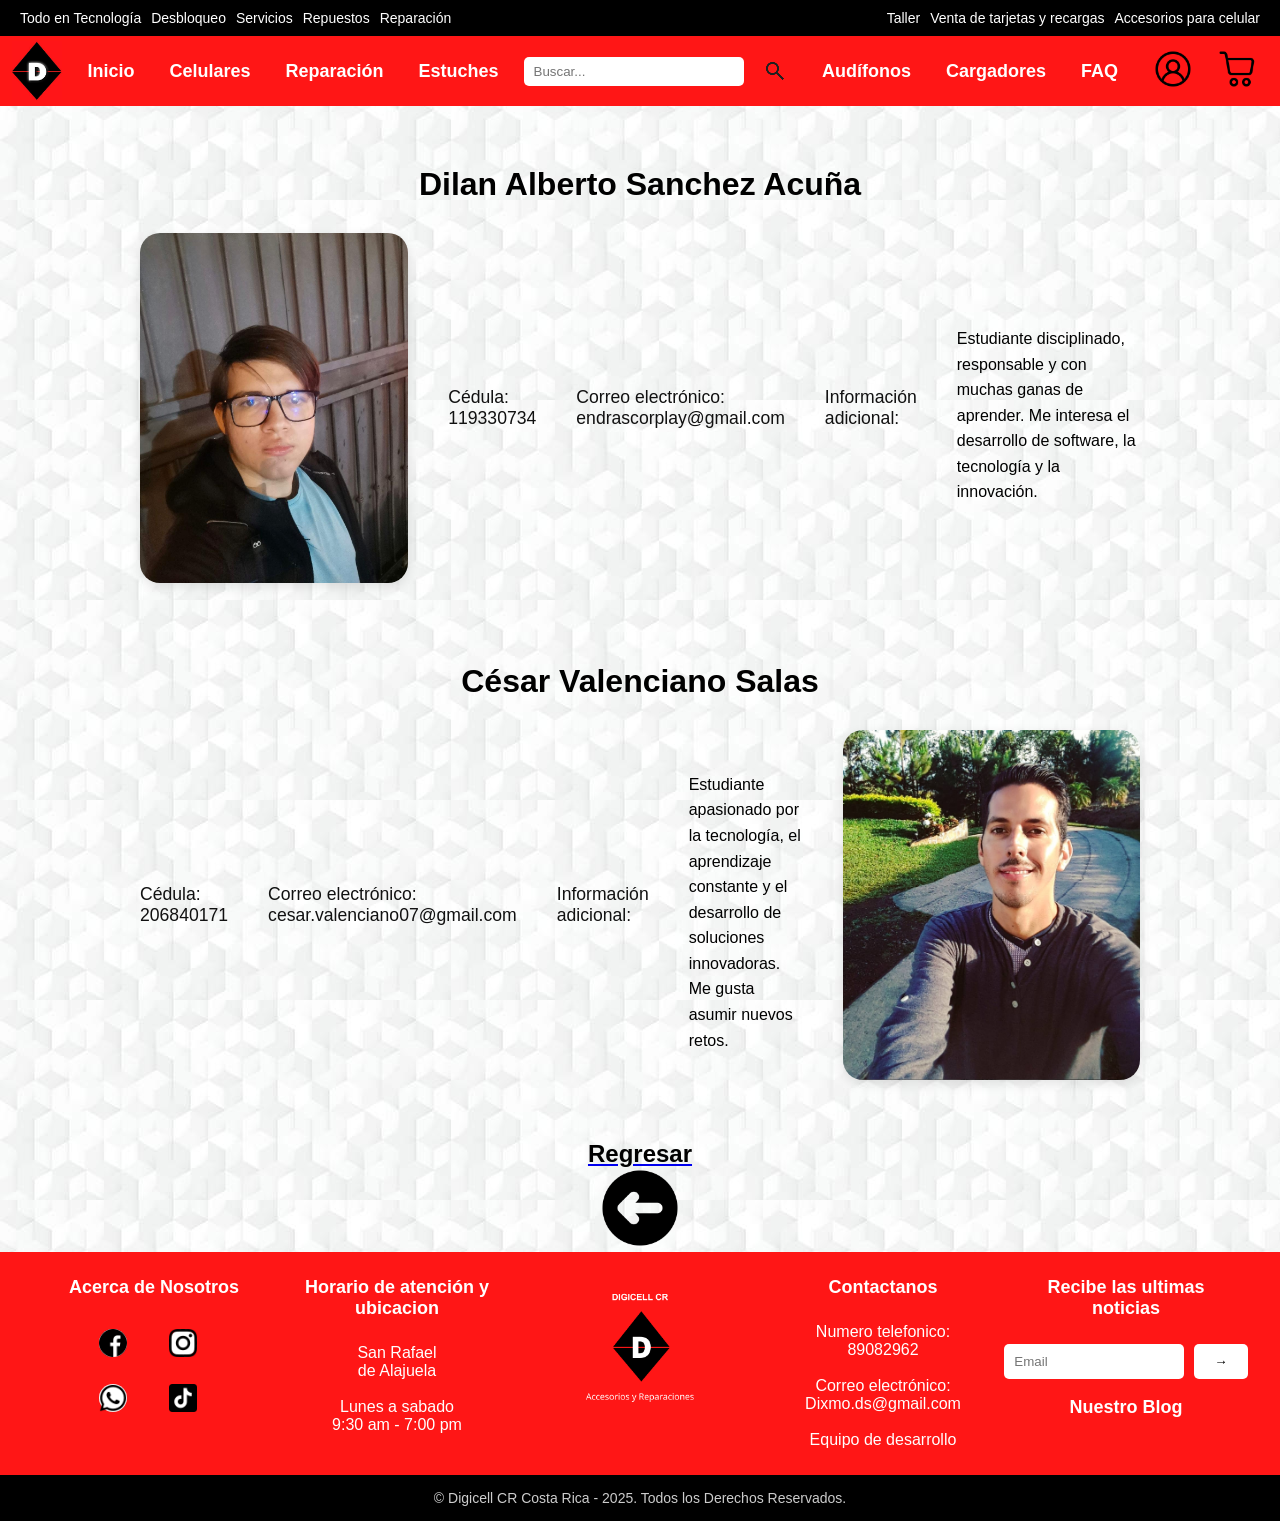
<file: html/acerca_de.html>
<!DOCTYPE html>
<html lang="es">
<head>
    <meta charset="UTF-8">
    <meta name="viewport" content="width=device-width, initial-scale=1.0">
    <title>Equipo de desarrollo</title>
    <link rel="stylesheet" href="/css/acerca_de.css">
</head>
<body>
  <!-- Barra superior -->
  <div class="topbar">
    <div class="izquierda">
      <span>Todo en Tecnología</span>
      <span>Desbloqueo</span>
      <span>Servicios</span>
      <span>Repuestos</span>
      <span>Reparación</span>
    </div>
    <div class="derecha">
      <span>Taller</span>
      <span>Venta de tarjetas y recargas</span>
      <span>Accesorios para celular</span>
    </div>
  </div>

  <!-- Menú de navegación -->
  <nav>
    <img width="50" height="60" src="/Images/logo.jpg" alt="Logo Digicell">
    <a href="index.html">Inicio</a>
    <a href="#">Celulares</a>
    <a href="#">Reparación</a>
    <a href="#">Estuches</a>
    <div class="search-bar">
      <input type="text" placeholder="Buscar...">
      <a href="#"><img src="/Images/search_24dp_1F1F1F_FILL0_wght400_GRAD0_opsz24.png" alt="Buscar"></a>
    </div>
    <a href="#">Audífonos</a>
    <a href="#">Cargadores</a>
    <a href="faq.html">FAQ</a>
    <div class="usuario-carrito">
      <a href="#"><img width="40" height="40" src="/Images/avatar.png" alt="Usuario"></a>
      <a href="#"><img width="40" height="40" src="/Images/carro-de-la-compra.png" alt="Carrito"></a>
    </div>
  </nav>

<!-- Individuos -->
<section class="Individuos">
  <div class="Individuo_1">
    <h1>Dilan Alberto Sanchez Acuña</h1>
    <div class="info">
      <img width="350" height="350" src="/Images/foto (1).jpg" alt="Foto de Dilan Alberto Sanchez Acuña">
      <h2>Cédula: 119330734</h2>
      <h2>Correo electrónico: endrascorplay@gmail.com</h2>
      <h2>Información adicional:</h2>
      <p>
        Estudiante disciplinado, responsable y con muchas ganas de aprender. 
        Me interesa el desarrollo de software, la tecnología y la innovación.
      </p>
    </div>
  </div>
  <div class="Individuo_2">
    <h1>César Valenciano Salas</h1>
    <div class="info">
      <h2>Cédula: 206840171</h2>
      <h2>Correo electrónico: cesar.valenciano07@gmail.com</h2>
      <h2>Información adicional:</h2>
      <p>
        Estudiante apasionado por la tecnología, el aprendizaje constante y el
        desarrollo de soluciones innovadoras. Me gusta asumir nuevos retos.
      </p>
      <img width="350" height="350" src="/Images/foto (2).jpeg" alt="Foto de César Valenciano Salas">
    </div>
  </div>
</section>

  <div class="regresar">
    <a href="index.html"><h2>Regresar</h2></a>
    <a href="index.html"><img width="80px" src="/Images/flecha-izquierda.png" alt="flecha-izquierda"></a>
  </div>
  
  <!-- Footer idéntico al original -->
  <footer>
    <div class="footer-top">
      <div>
        <a href="acerca_de_nosotros.html"><h3>Acerca de Nosotros</h3></a>
        <div class="social-iconos">
          <a href="https://www.facebook.com/digicellcr?mibextid=wwXIfr&rdid=2DJnOGPOuTlvaeyI&share_url=https%3A%2F%2Fwww.facebook.com%2Fshare%2F14Lvy1FkFeQ%2F%3Fmibextid%3DwwXIfr#"><img src="/Images/facebook.png" alt="Facebook"></a>
          <a href="https://www.instagram.com/digicellcr/?igsh=MXIzcXRqdXh6a3E0OQ%3D%3D#"><img src="/Images/instagram.png" alt="Instagram"></a>
          <a href="https://api.whatsapp.com/send?phone=%2B50689082962&fbclid=IwVERDUANonoJleHRuA2FlbQIxMAABHjc1VXu8AgMg59hcxSFNCaO0JDqgauUTUbJAHXhORFvG-yzyk1BGI7rTnWCb_aem_7SgqFlS5UCPlm7FW9nM_zg"><img src="/Images/whatsapp.png" alt="WhatsApp"></a>
          <a href="https://www.tiktok.com/@dixmo19?_t=ZM-90p6Gs0Njz9&_r=1"><img src="/Images/tiktok.png" alt="tik-tok"></a>
        </div>
      </div>
      <div>
        <h3>Horario de atención y ubicacion</h3>
        <p>San Rafael<br>de Alajuela</p><br>
        <p>Lunes a sabado <br>9:30 am - 7:00 pm</p>
      </div>
      <div>
        <a id="logofooter" href="index.html"><img width="150" height="150" src="/Images/DI - 1.png" alt="Logo Digicell"></a>
      </div>
            <div>
        <h3>Contactanos</h3>
        <p>Numero telefonico: 89082962</p><br>
         <p>Correo electrónico: Dixmo.ds@gmail.com</p><br>
         <p><a href="acerca_de.html">Equipo de desarrollo</a></p>
      </div>
    <div>
        <h3>Recibe las ultimas noticias</h3>
        <div class="lo-mas-nuevo">
        <input type="email" placeholder="Email">
        <button>→</button>
        </div>
        <a href="nuestroBlog.html"><br><h3>Nuestro Blog</h3></a>
    </div>
    </div>
    <div class="footer-bottom">
    © Digicell CR Costa Rica - 2025. Todos los Derechos Reservados.
    </div>
    </footer>
</body>
</html>
</file>
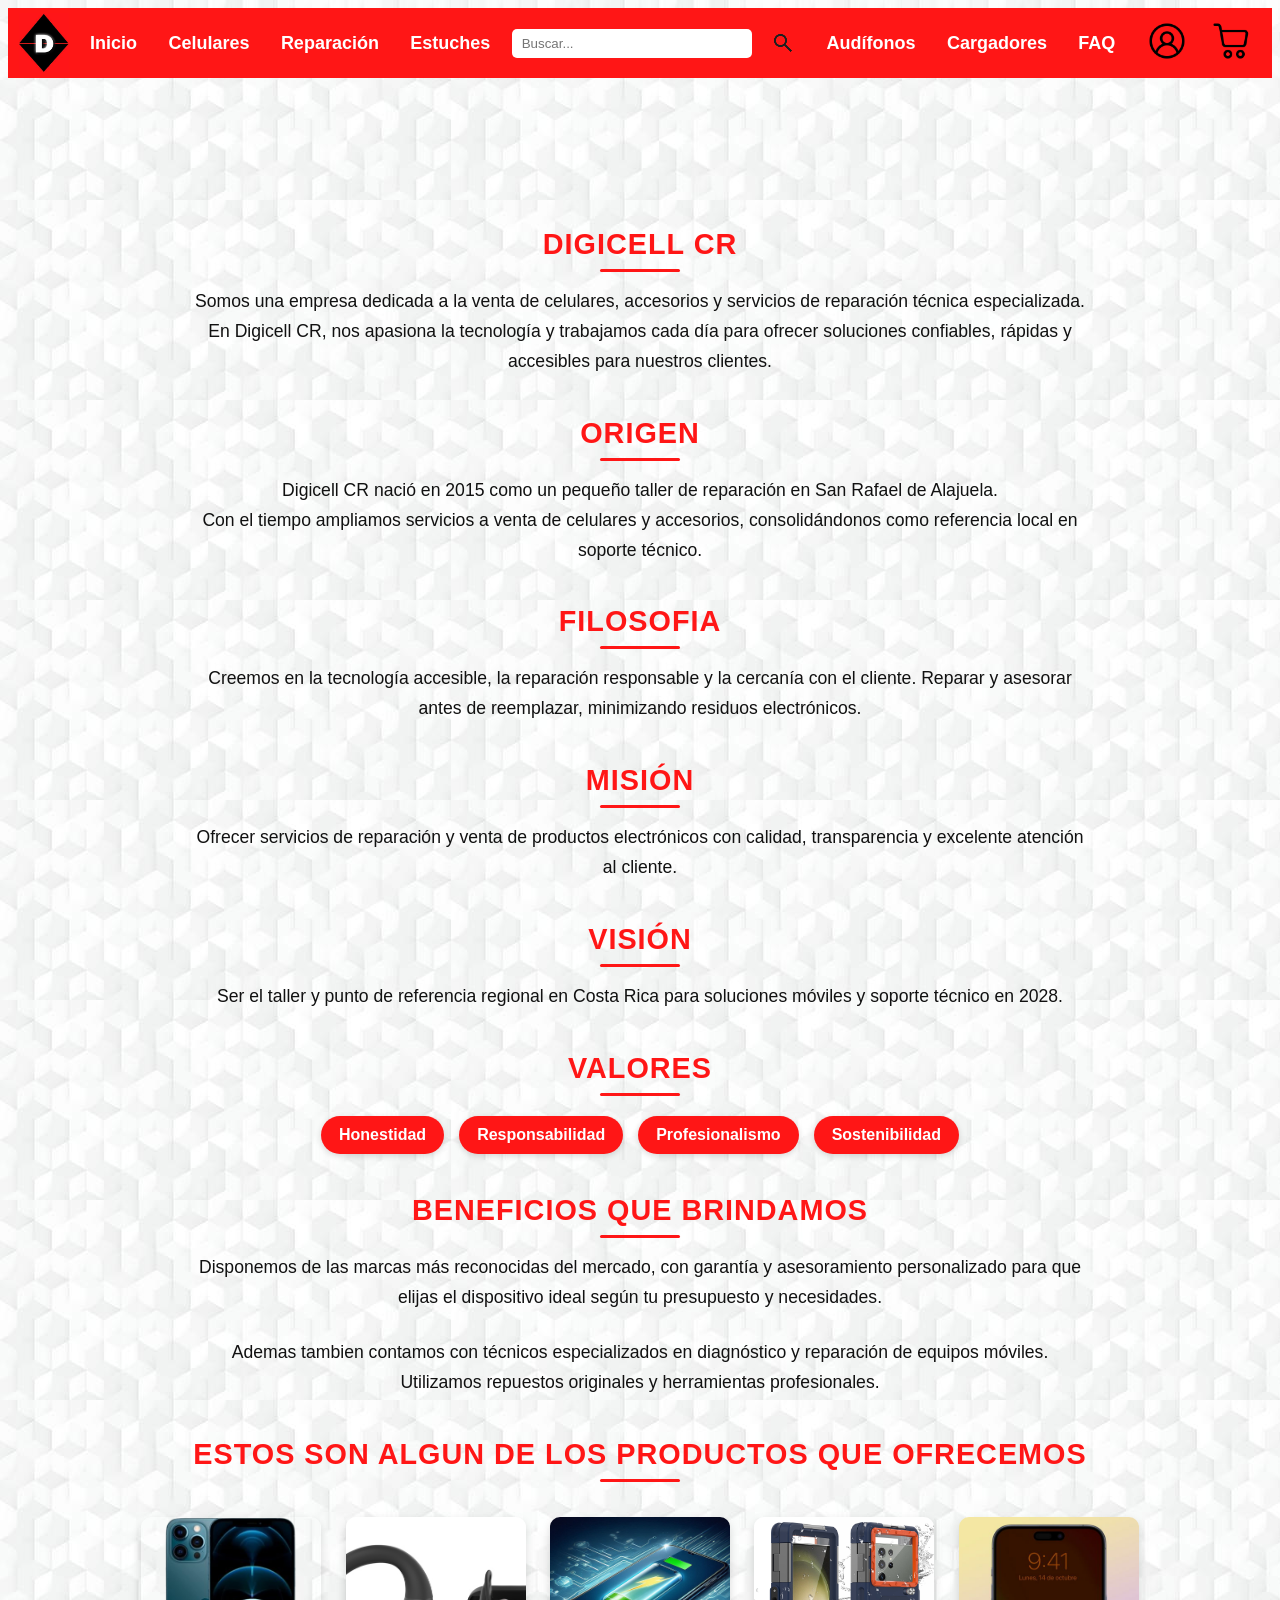
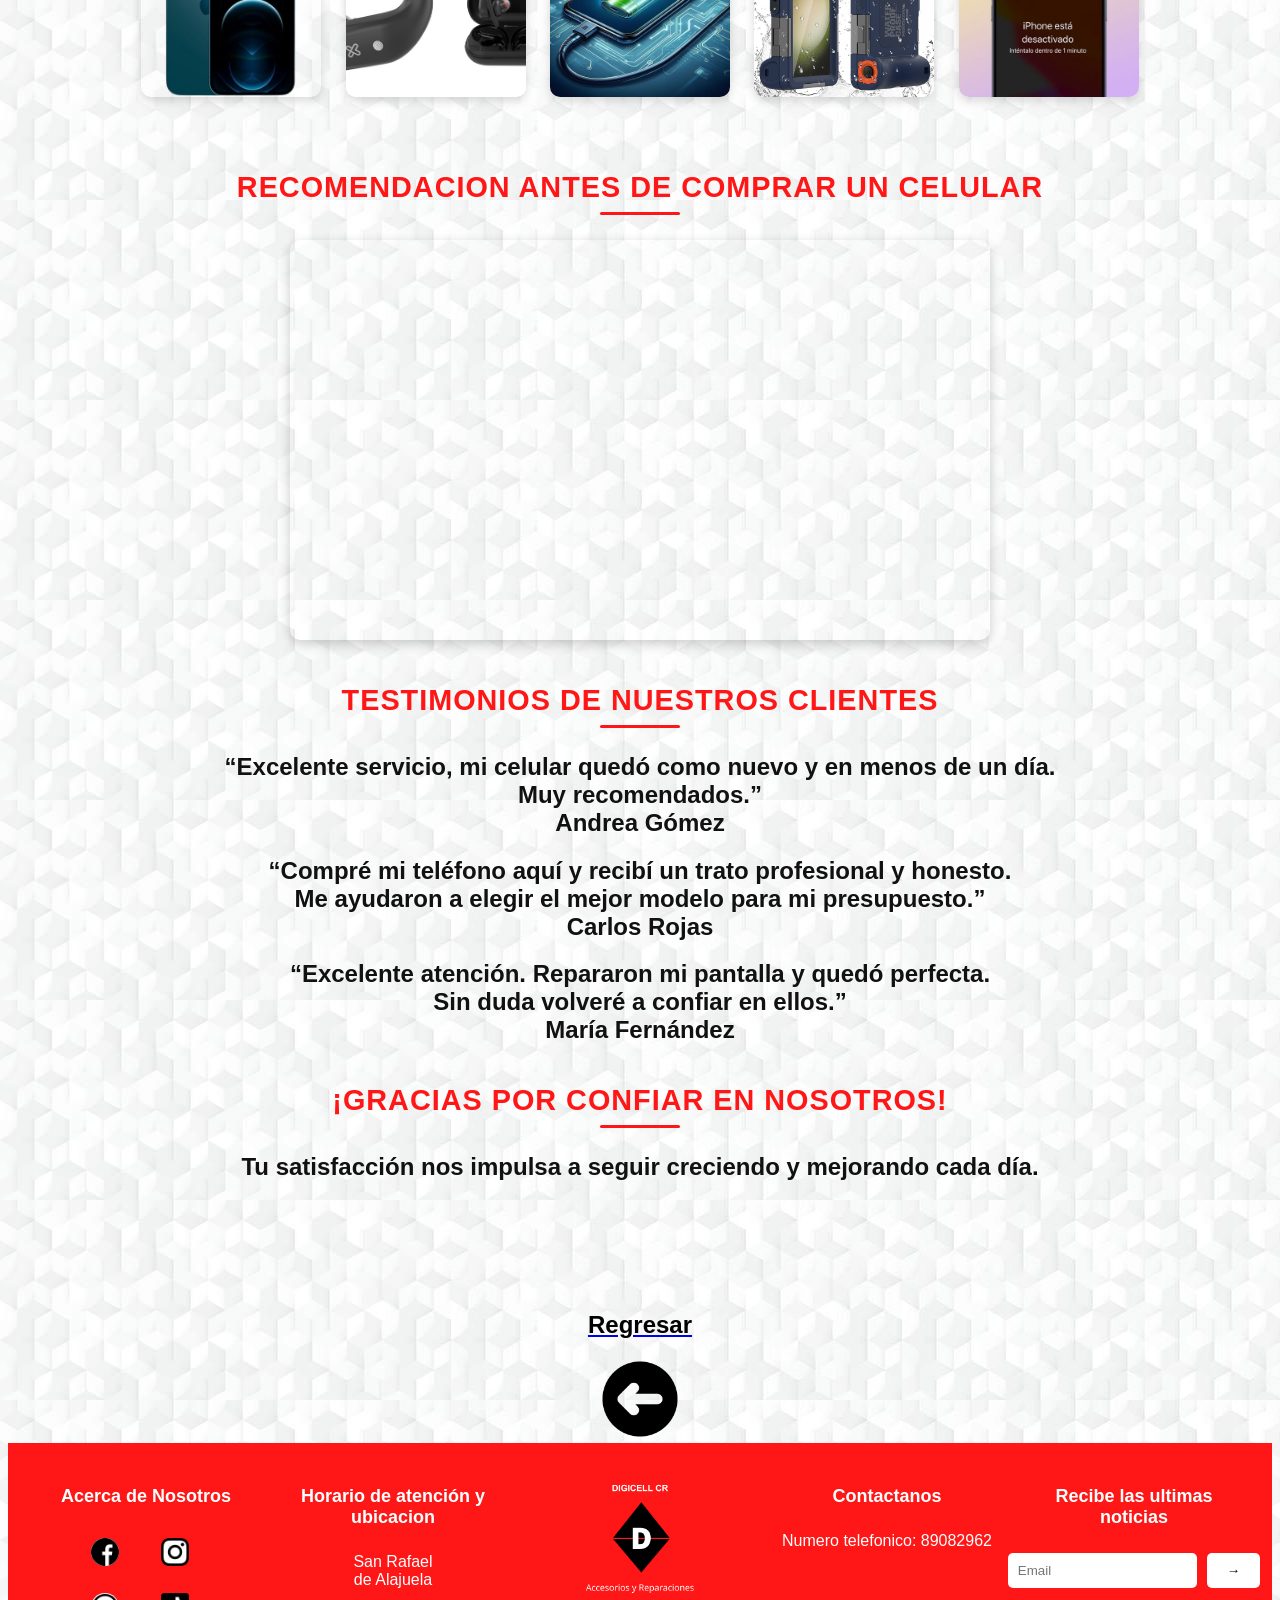
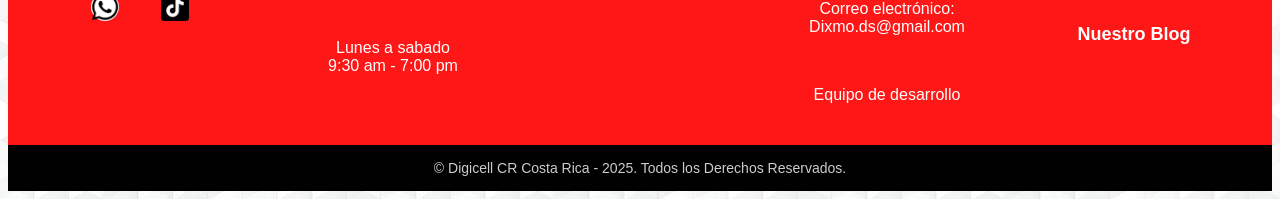
<file: html/acerca_de_nosotros.html>
<!DOCTYPE html>
<html lang="en">
<head>
    <meta charset="UTF-8">
    <meta name="viewport" content="width=device-width, initial-scale=1.0">
    <title>Acerca de nosotros</title>
    <link rel="stylesheet" href="/css/acerca_de_nosotros.css">
</head>
<body>
      <!-- Menú de navegación -->
  <nav>
    <img width="50" height="60" src="/Images/logo.jpg" alt="Logo Digicell">
    <a href="index.html">Inicio</a>
    <a href="#">Celulares</a>
    <a href="#">Reparación</a>
    <a href="#">Estuches</a>
    <div class="search-bar">
      <input type="text" placeholder="Buscar...">
      <a href="#"><img src="/Images/search_24dp_1F1F1F_FILL0_wght400_GRAD0_opsz24.png" alt="Buscar"></a>
    </div>
    <a href="#">Audífonos</a>
    <a href="#">Cargadores</a>
    <a href="faq.html">FAQ</a>
    <div class="usuario-carrito">
      <a href="#"><img width="40" height="40" src="/Images/avatar.png" alt="Usuario"></a>
      <a href="#"><img width="40" height="40" src="/Images/carro-de-la-compra.png" alt="Carrito"></a>
    </div>
  </nav>

<section class="Datos">
  <div class="descripcion">
    <h1>Digicell CR</h1>
    <p>Somos una empresa dedicada a la venta de celulares, accesorios y servicios de reparación técnica especializada.
En Digicell CR, nos apasiona la tecnología y trabajamos cada día para ofrecer soluciones confiables, rápidas y accesibles para nuestros clientes.</p>
    <h1>Origen</h1>
    <p>Digicell CR nació en 2015 como un pequeño taller de reparación en San Rafael de Alajuela.<br>Con el tiempo ampliamos servicios a venta de celulares y accesorios, consolidándonos como referencia local en soporte técnico.</p>
    <h1>Filosofia</h1>
    <p>Creemos en la tecnología accesible, la reparación responsable y la cercanía con el cliente. Reparar y asesorar antes de reemplazar, minimizando residuos electrónicos.</p>
    <h1>Misión</h1>
    <p>Ofrecer servicios de reparación y venta de productos electrónicos con calidad, transparencia y excelente atención al cliente.</p>
    <h1>Visión</h1>
    <p>Ser el taller y punto de referencia regional en Costa Rica para soluciones móviles y soporte técnico en 2028.</p>
    <h1>Valores</h1>
    <ul>
      <li>Honestidad</li>
      <li>Responsabilidad</li>
      <li>Profesionalismo</li>
      <li>Sostenibilidad</li>
    </ul>
    <h1>Beneficios que brindamos</h1>
    <p>Disponemos de las marcas más reconocidas del mercado, con garantía y asesoramiento personalizado para que elijas el dispositivo ideal según tu presupuesto y necesidades.</p>
    <p>Ademas tambien contamos con técnicos especializados en diagnóstico y reparación de equipos móviles. Utilizamos repuestos originales y herramientas profesionales.</p>
    </div>
    <div class="Lista_Productos">
    <h1>Estos son algun de los productos que ofrecemos</h1>
      <img src="/Images/celular1.png" alt="">
      <img src="/Images/auriculares.jpg" alt="">
      <img src="/Images/bateria-cel.jpeg" alt="">
      <img src="/Images/estuche.jpg" alt="">
      <img src="/Images/iphone-desactivado.1704215670.7833.jpg" alt="">
    </div>
    <div class="Video">
      <h1>Recomendacion antes de comprar un celular</h1>
      <iframe width="560" height="315" src="https://www.youtube.com/embed/az2qsEmyCx0?si=iQUa8jXHZUwoJ0W2" title="YouTube video player" frameborder="0" allow="accelerometer; autoplay; clipboard-write; encrypted-media; gyroscope; picture-in-picture; web-share" referrerpolicy="strict-origin-when-cross-origin" allowfullscreen></iframe>

    <div class="Testimonios">
      <h1>Testimonios de nuestros clientes</h1>
      <h2>“Excelente servicio, mi celular quedó como nuevo y en menos de un día. <br>Muy recomendados.”
        <br><strong>Andrea Gómez</strong>
      </h2>
      <h2>“Compré mi teléfono aquí y recibí un trato profesional y honesto. <br>Me ayudaron a elegir el mejor modelo para mi presupuesto.”
        <br><strong>Carlos Rojas</strong>
      </h2>
      <h2>“Excelente atención. Repararon mi pantalla y quedó perfecta. <br>Sin duda volveré a confiar en ellos.”
        <br><strong>María Fernández</strong></h2>
    </div>

    <div class="Agradecimiento">
      <h1>¡Gracias por confiar en nosotros!</h1>
      <h2>Tu satisfacción nos impulsa a seguir creciendo y mejorando cada día.</h2>
</div>
</section>

  <div class="regresar">
    <a href="index.html"><h2>Regresar</h2></a>
    <a href="index.html"><img width="80px" src="/Images/flecha-izquierda.png" alt="flecha-izquierda"></a>
  </div>

  <!-- Footer idéntico al original -->
  <footer>
    <div class="footer-top">
      <div>
        <a href="acerca_de_nosotros.html"><h3>Acerca de Nosotros</h3></a>
        <div class="social-iconos">
          <a href="https://www.facebook.com/digicellcr?mibextid=wwXIfr&rdid=2DJnOGPOuTlvaeyI&share_url=https%3A%2F%2Fwww.facebook.com%2Fshare%2F14Lvy1FkFeQ%2F%3Fmibextid%3DwwXIfr#"><img src="/Images/facebook.png" alt="Facebook"></a>
          <a href="https://www.instagram.com/digicellcr/?igsh=MXIzcXRqdXh6a3E0OQ%3D%3D#"><img src="/Images/instagram.png" alt="Instagram"></a>
          <a href="https://api.whatsapp.com/send?phone=%2B50689082962&fbclid=IwVERDUANonoJleHRuA2FlbQIxMAABHjc1VXu8AgMg59hcxSFNCaO0JDqgauUTUbJAHXhORFvG-yzyk1BGI7rTnWCb_aem_7SgqFlS5UCPlm7FW9nM_zg"><img src="/Images/whatsapp.png" alt="WhatsApp"></a>
          <a href="https://www.tiktok.com/@dixmo19?_t=ZM-90p6Gs0Njz9&_r=1"><img src="/Images/tiktok.png" alt="tik-tok"></a>
        </div>
      </div>
      <div>
        <h3>Horario de atención y ubicacion</h3>
        <p>San Rafael<br>de Alajuela</p><br>
        <p>Lunes a sabado <br>9:30 am - 7:00 pm</p>
      </div>
      <div>
        <a id="logofooter" href="index.html"><img width="150" height="150" src="/Images/DI - 1.png" alt="Logo Digicell"></a>
      </div>
            <div>
        <h3>Contactanos</h3>
        <p>Numero telefonico: 89082962</p><br>
         <p>Correo electrónico: Dixmo.ds@gmail.com</p><br>
         <p><a href="acerca_de.html">Equipo de desarrollo</a></p>
      </div>
    <div>
        <h3>Recibe las ultimas noticias</h3>
        <div class="lo-mas-nuevo">
        <input type="email" placeholder="Email">
        <button>→</button>
        </div>
        <a href="nuestroBlog.html"><br><h3>Nuestro Blog</h3></a>
    </div>
    </div>
    <div class="footer-bottom">
    © Digicell CR Costa Rica - 2025. Todos los Derechos Reservados.
    </div>
    </footer>
</body>
</html>
</file>
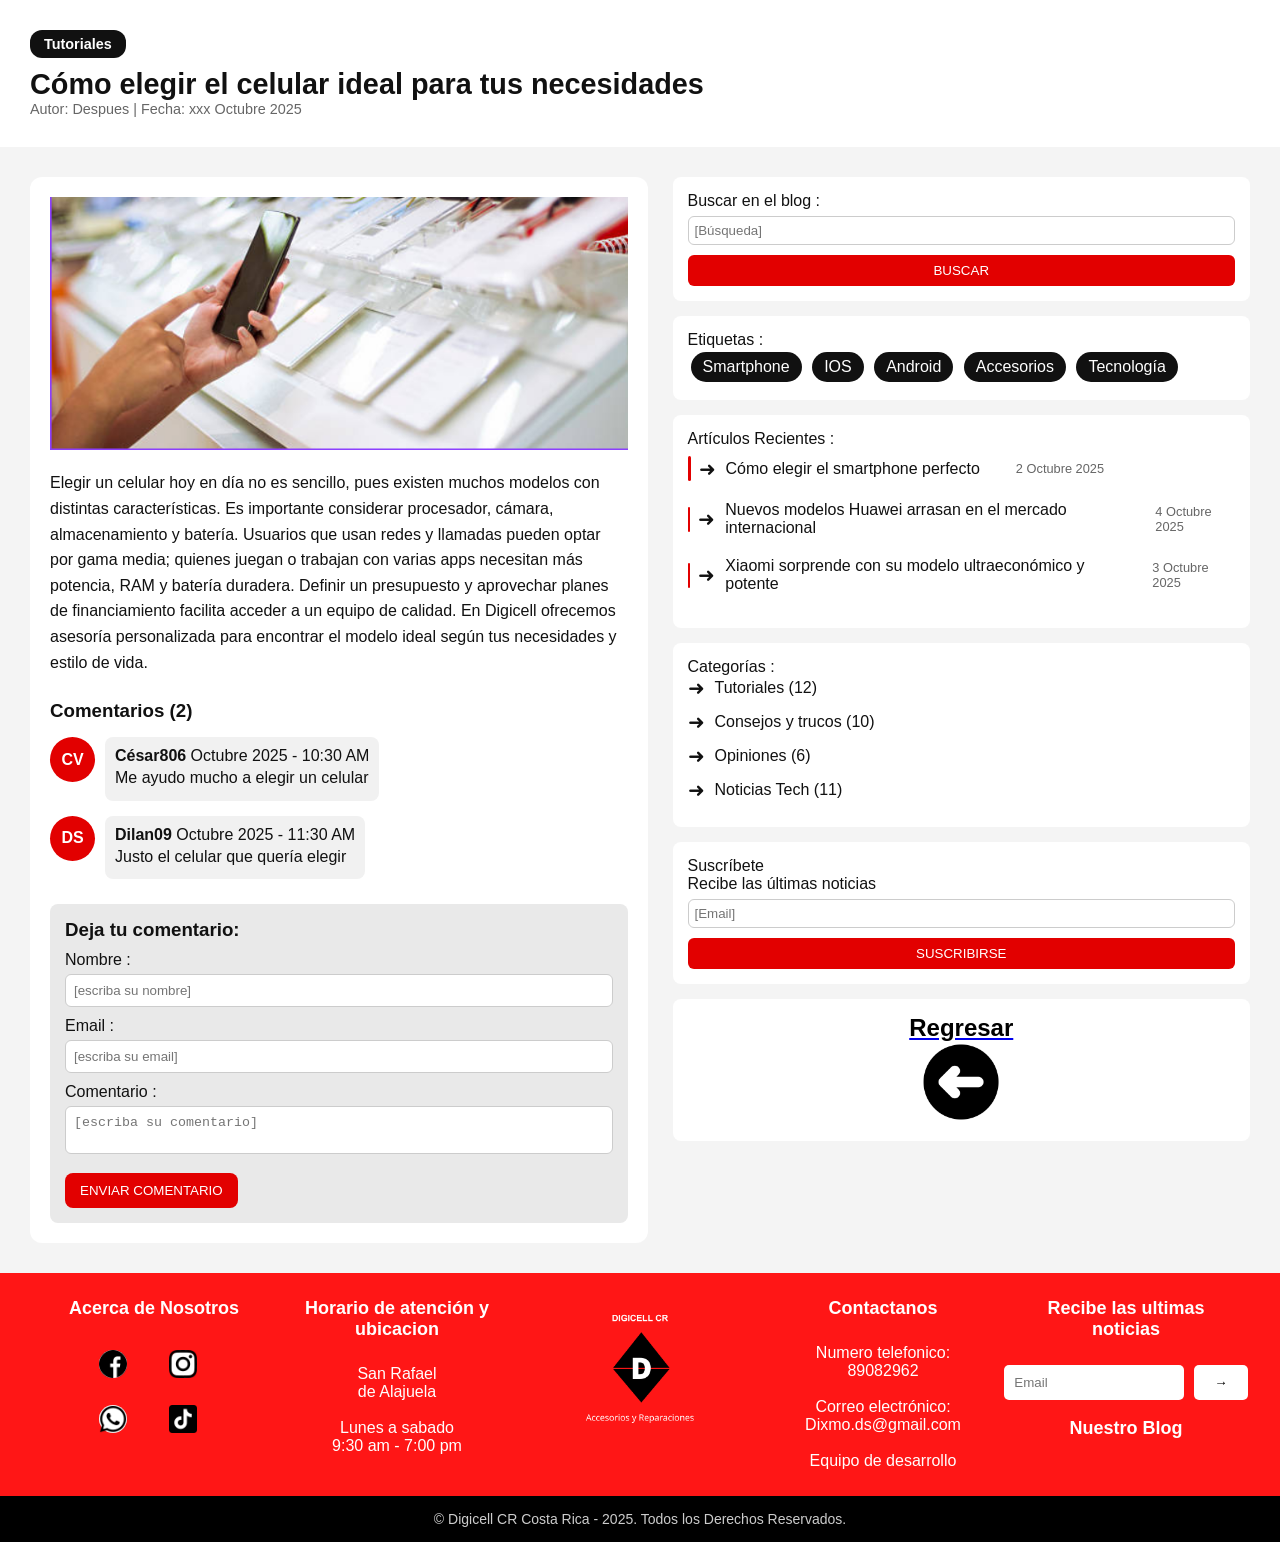
<file: html/articulo1.html>
<!DOCTYPE html>
<html lang="es">
<head>
  <meta charset="UTF-8">
  <meta name="viewport" content="width=device-width, initial-scale=1.0">
  <title>Cómo elegir el celular ideal para tus necesidades</title>
  <link rel="stylesheet" href="/css/articulos.css">
</head>
<body>

  <header class="encabezado">
    <h3 class="categoria">Tutoriales</h3>
    <h1>Cómo elegir el celular ideal para tus necesidades</h1>
    <p class="autor">Autor: Despues | Fecha: xxx Octubre 2025</p>
  </header>

  <main class="contenedor">
    <section class="contenido">
      <img src="/Images/como-elegir-un-celular.PNG" alt="Celulares inteligentes">
      <p>
        Elegir un celular hoy en día no es sencillo, pues existen muchos modelos con distintas características. Es importante considerar procesador, cámara, almacenamiento y batería. Usuarios que usan redes y llamadas pueden optar por gama media; quienes juegan o trabajan con varias apps necesitan más potencia, RAM y batería duradera. Definir un presupuesto y aprovechar planes de financiamiento facilita acceder a un equipo de calidad. En Digicell  ofrecemos asesoría personalizada para encontrar el modelo ideal según tus necesidades y estilo de vida.
      </p>

      <div class="comentarios">
        <h3>Comentarios (2)</h3>

        <div class="comentario">
          <div class="avatar rojo">CV</div>
          <div class="texto-comentario">
            <strong>César806</strong> Octubre 2025 - 10:30 AM
            <p>Me ayudo mucho a elegir un celular</p>
          </div>
        </div>

        <div class="comentario">
          <div class="avatar rojo">DS</div>
          <div class="texto-comentario">
            <strong>Dilan09</strong> Octubre 2025 - 11:30 AM
            <p>Justo el celular que quería elegir</p>
          </div>
        </div>
      </div>

      <form class="form-comentario">
        <h3>Deja tu comentario:</h3>
        <label>Nombre :</label>
        <input type="text" placeholder="[escriba su nombre]">
        <label>Email :</label>
        <input type="email" placeholder="[escriba su email]">
        <label>Comentario :</label>
        <textarea placeholder="[escriba su comentario]"></textarea>
        <button type="submit">ENVIAR COMENTARIO</button>
      </form>
    </section>

    <aside class="sidebar">
      <div class="buscar">
        <label>Buscar en el blog :</label>
        <input type="text" placeholder="[Búsqueda]">
        <button>BUSCAR</button>
      </div>

      <div class="etiquetas">
        <p>Etiquetas :</p>
        <div class="tags">
          <span>Smartphone</span>
          <span>IOS</span>
          <span>Android</span>
          <span>Accesorios</span>
          <span>Tecnología</span>
        </div>
      </div>

      <div class="articulos-recientes">
        <p>Artículos Recientes :</p>
  <ul class="recientes-lista">
          <li>
            <span class="raya"></span>
            <span class="flecha">➜</span>
            Cómo elegir el smartphone perfecto
            <br><small>2 Octubre 2025</small>
          </li>

  <li>
    <span class="raya"></span>
    <span class="flecha">➜</span>
    Nuevos modelos Huawei arrasan en el mercado internacional
    <br><small>4 Octubre 2025</small>
  </li>

  <li>
    <span class="raya"></span>
    <span class="flecha">➜</span>
    Xiaomi sorprende con su modelo ultraeconómico y potente
    <br><small>3 Octubre 2025</small>
  </li>
</ul>
      </div>

     <div class="categorias">
  <p>Categorías :</p>
  <ul>
    <li><span class="flecha">➜</span> Tutoriales (12)</li>
    <li><span class="flecha">➜</span> Consejos y trucos (10)</li>
    <li><span class="flecha">➜</span> Opiniones (6)</li>
    <li><span class="flecha">➜</span> Noticias Tech (11)</li>
  </ul>
</div>

      <div class="suscribete">
        <p>Suscríbete</p>
        <span>Recibe las últimas noticias</span>
        <input type="email" placeholder="[Email]">
        <button>SUSCRIBIRSE</button>
      </div>

  <div class="regresar">
    <a href="index.html"><h2>Regresar</h2></a>
    <a href="index.html"><img width="80px" src="/Images/flecha-izquierda.png" alt="flecha-izquierda"></a>
  </div>
    </aside>
  </main>

  <!-- Footer idéntico al original -->
  <footer>
    <div class="footer-top">
      <div>
        <a href="acerca_de_nosotros.html"><h3>Acerca de Nosotros</h3></a>
        <div class="social-iconos">
          <a href="https://www.facebook.com/digicellcr?mibextid=wwXIfr&rdid=2DJnOGPOuTlvaeyI&share_url=https%3A%2F%2Fwww.facebook.com%2Fshare%2F14Lvy1FkFeQ%2F%3Fmibextid%3DwwXIfr#"><img src="/Images/facebook.png" alt="Facebook"></a>
          <a href="https://www.instagram.com/digicellcr/?igsh=MXIzcXRqdXh6a3E0OQ%3D%3D#"><img src="/Images/instagram.png" alt="Instagram"></a>
          <a href="https://api.whatsapp.com/send?phone=%2B50689082962&fbclid=IwVERDUANonoJleHRuA2FlbQIxMAABHjc1VXu8AgMg59hcxSFNCaO0JDqgauUTUbJAHXhORFvG-yzyk1BGI7rTnWCb_aem_7SgqFlS5UCPlm7FW9nM_zg"><img src="/Images/whatsapp.png" alt="WhatsApp"></a>
          <a href="https://www.tiktok.com/@dixmo19?_t=ZM-90p6Gs0Njz9&_r=1"><img src="/Images/tiktok.png" alt="tik-tok"></a>
        </div>
      </div>
      <div>
        <h3>Horario de atención y ubicacion</h3>
        <p>San Rafael<br>de Alajuela</p><br>
        <p>Lunes a sabado <br>9:30 am - 7:00 pm</p>
      </div>
      <div>
        <a id="logofooter" href="index.html"><img width="150" height="150" src="/Images/DI - 1.png" alt="Logo Digicell"></a>
      </div>
            <div>
        <h3>Contactanos</h3>
        <p>Numero telefonico: 89082962</p><br>
         <p>Correo electrónico: Dixmo.ds@gmail.com</p><br>
         <p><a href="acerca_de.html">Equipo de desarrollo</a></p>
      </div>
    <div>
        <h3>Recibe las ultimas noticias</h3>
        <div class="lo-mas-nuevo">
        <input type="email" placeholder="Email">
        <button>→</button>
        </div>
        <a href="nuestroBlog.html"><br><h3>Nuestro Blog</h3></a>
    </div>
    </div>
    <div class="footer-bottom">
    © Digicell CR Costa Rica - 2025. Todos los Derechos Reservados.
    </div>
    </footer>
</body>
</html>
</file>
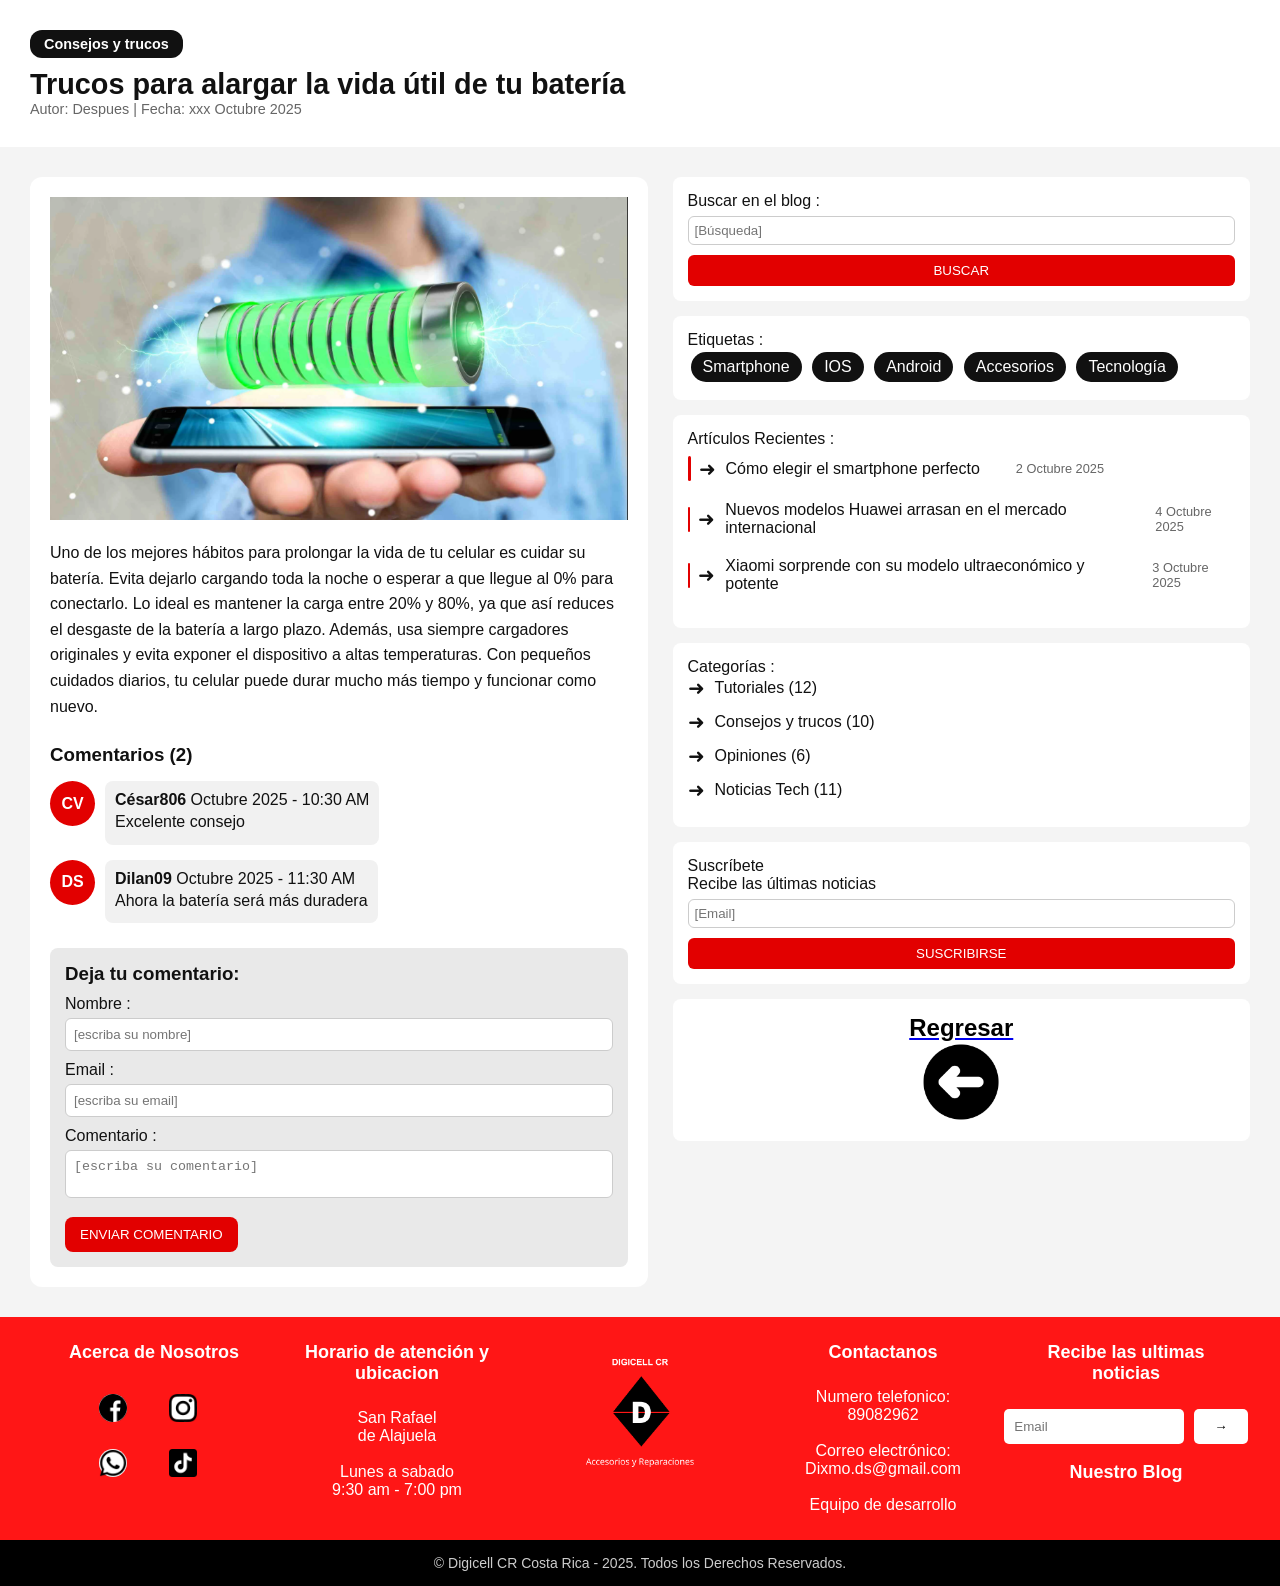
<file: html/articulo2.html>
<!DOCTYPE html>
<html lang="es">
<head>
  <meta charset="UTF-8">
  <meta name="viewport" content="width=device-width, initial-scale=1.0">
  <title>Trucos para alargar la vida útil de tu batería</title>
  <link rel="stylesheet" href="/css/articulos.css">
</head>
<body>

  <header class="encabezado">
    <h3 class="categoria">Consejos y trucos</h3>
    <h1>Trucos para alargar la vida útil de tu batería</h1>
    <p class="autor">Autor: Despues | Fecha: xxx Octubre 2025</p>
  </header>

  <main class="contenedor">
    <section class="contenido">
      <img src="/Images/bateria-cel.PNG" alt="Celulares inteligentes">
      <p>
       Uno de los mejores hábitos para prolongar la vida de tu celular es cuidar su batería. Evita dejarlo cargando toda la noche o esperar a que llegue al 0% para conectarlo. Lo ideal es mantener la carga entre 20% y 80%, ya que así reduces el desgaste de la batería a largo plazo. Además, usa siempre cargadores originales y evita exponer el dispositivo a altas temperaturas. Con pequeños cuidados diarios, tu celular puede durar mucho más tiempo y funcionar como nuevo.
      </p>

      <div class="comentarios">
        <h3>Comentarios (2)</h3>

        <div class="comentario">
          <div class="avatar rojo">CV</div>
          <div class="texto-comentario">
            <strong>César806</strong> Octubre 2025 - 10:30 AM
            <p>Excelente consejo</p>
          </div>
        </div>

        <div class="comentario">
          <div class="avatar rojo">DS</div>
          <div class="texto-comentario">
            <strong>Dilan09</strong> Octubre 2025 - 11:30 AM
            <p>Ahora la batería será más duradera</p>
          </div>
        </div>
      </div>

      <form class="form-comentario">
        <h3>Deja tu comentario:</h3>
        <label>Nombre :</label>
        <input type="text" placeholder="[escriba su nombre]">
        <label>Email :</label>
        <input type="email" placeholder="[escriba su email]">
        <label>Comentario :</label>
        <textarea placeholder="[escriba su comentario]"></textarea>
        <button type="submit">ENVIAR COMENTARIO</button>
      </form>
    </section>

    <aside class="sidebar">
      <div class="buscar">
        <label>Buscar en el blog :</label>
        <input type="text" placeholder="[Búsqueda]">
        <button>BUSCAR</button>
      </div>

      <div class="etiquetas">
        <p>Etiquetas :</p>
        <div class="tags">
          <span>Smartphone</span>
          <span>IOS</span>
          <span>Android</span>
          <span>Accesorios</span>
          <span>Tecnología</span>
        </div>
      </div>

      <div class="articulos-recientes">
        <p>Artículos Recientes :</p>
  <ul class="recientes-lista">
          <li>
            <span class="raya"></span>
            <span class="flecha">➜</span>
            Cómo elegir el smartphone perfecto
            <br><small>2 Octubre 2025</small>
          </li>

  <li>
    <span class="raya"></span>
    <span class="flecha">➜</span>
    Nuevos modelos Huawei arrasan en el mercado internacional
    <br><small>4 Octubre 2025</small>
  </li>

  <li>
    <span class="raya"></span>
    <span class="flecha">➜</span>
    Xiaomi sorprende con su modelo ultraeconómico y potente
    <br><small>3 Octubre 2025</small>
  </li>
</ul>
      </div>

     <div class="categorias">
  <p>Categorías :</p>
  <ul>
    <li><span class="flecha">➜</span> Tutoriales (12)</li>
    <li><span class="flecha">➜</span> Consejos y trucos (10)</li>
    <li><span class="flecha">➜</span> Opiniones (6)</li>
    <li><span class="flecha">➜</span> Noticias Tech (11)</li>
  </ul>
</div>

      <div class="suscribete">
        <p>Suscríbete</p>
        <span>Recibe las últimas noticias</span>
        <input type="email" placeholder="[Email]">
        <button>SUSCRIBIRSE</button>
      </div>

  <div class="regresar">
    <a href="index.html"><h2>Regresar</h2></a>
    <a href="index.html"><img width="80px" src="/Images/flecha-izquierda.png" alt="flecha-izquierda"></a>
  </div>
    </aside>
  </main>

  <!-- Footer idéntico al original -->
  <footer>
    <div class="footer-top">
      <div>
        <a href="acerca_de_nosotros.html"><h3>Acerca de Nosotros</h3></a>
        <div class="social-iconos">
          <a href="https://www.facebook.com/digicellcr?mibextid=wwXIfr&rdid=2DJnOGPOuTlvaeyI&share_url=https%3A%2F%2Fwww.facebook.com%2Fshare%2F14Lvy1FkFeQ%2F%3Fmibextid%3DwwXIfr#"><img src="/Images/facebook.png" alt="Facebook"></a>
          <a href="https://www.instagram.com/digicellcr/?igsh=MXIzcXRqdXh6a3E0OQ%3D%3D#"><img src="/Images/instagram.png" alt="Instagram"></a>
          <a href="https://api.whatsapp.com/send?phone=%2B50689082962&fbclid=IwVERDUANonoJleHRuA2FlbQIxMAABHjc1VXu8AgMg59hcxSFNCaO0JDqgauUTUbJAHXhORFvG-yzyk1BGI7rTnWCb_aem_7SgqFlS5UCPlm7FW9nM_zg"><img src="/Images/whatsapp.png" alt="WhatsApp"></a>
          <a href="https://www.tiktok.com/@dixmo19?_t=ZM-90p6Gs0Njz9&_r=1"><img src="/Images/tiktok.png" alt="tik-tok"></a>
        </div>
      </div>
      <div>
        <h3>Horario de atención y ubicacion</h3>
        <p>San Rafael<br>de Alajuela</p><br>
        <p>Lunes a sabado <br>9:30 am - 7:00 pm</p>
      </div>
      <div>
        <a id="logofooter" href="index.html"><img width="150" height="150" src="/Images/DI - 1.png" alt="Logo Digicell"></a>
      </div>
            <div>
        <h3>Contactanos</h3>
        <p>Numero telefonico: 89082962</p><br>
         <p>Correo electrónico: Dixmo.ds@gmail.com</p><br>
         <p><a href="acerca_de.html">Equipo de desarrollo</a></p>
      </div>
    <div>
        <h3>Recibe las ultimas noticias</h3>
        <div class="lo-mas-nuevo">
        <input type="email" placeholder="Email">
        <button>→</button>
        </div>
        <a href="nuestroBlog.html"><br><h3>Nuestro Blog</h3></a>
    </div>
    </div>
    <div class="footer-bottom">
    © Digicell CR Costa Rica - 2025. Todos los Derechos Reservados.
    </div>
    </footer>
</body>
</html>
</file>
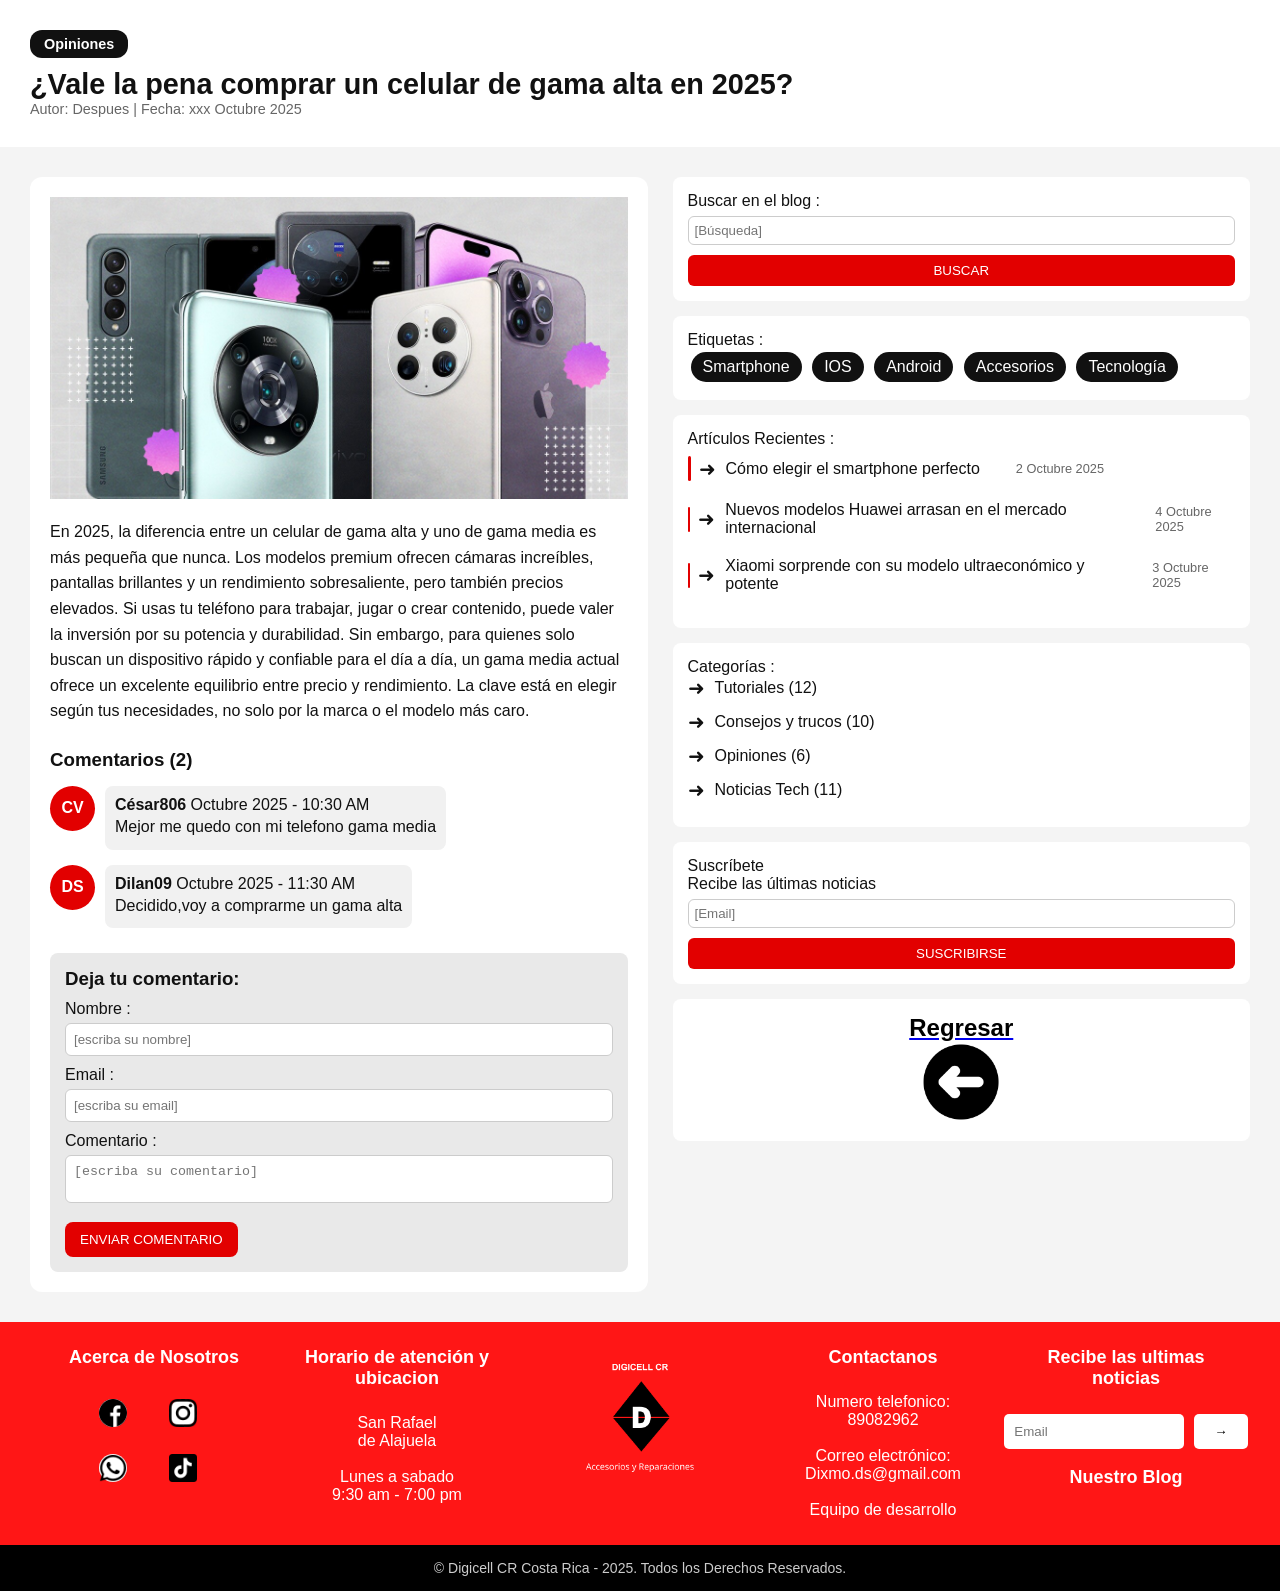
<file: html/articulo3.html>
<!DOCTYPE html>
<html lang="es">
<head>
  <meta charset="UTF-8">
  <meta name="viewport" content="width=device-width, initial-scale=1.0">
  <title>¿Vale la pena comprar un celular de gama alta en 2025?</title>
  <link rel="stylesheet" href="/css/articulos.css">
</head>
<body>

  <header class="encabezado">
    <h3 class="categoria">Opiniones</h3>
    <h1>¿Vale la pena comprar un celular de gama alta en 2025?</h1>
    <p class="autor">Autor: Despues | Fecha: xxx Octubre 2025</p>
  </header>

  <main class="contenedor">
    <section class="contenido">
      <img src="/Images/descarga (1) (1).jpg" alt="Celulares inteligentes">
      <p>
        En 2025, la diferencia entre un celular de gama alta y uno de gama media es más pequeña que nunca. Los modelos premium ofrecen cámaras increíbles, pantallas brillantes y un rendimiento sobresaliente, pero también precios elevados. Si usas tu teléfono para trabajar, jugar o crear contenido, puede valer la inversión por su potencia y durabilidad. Sin embargo, para quienes solo buscan un dispositivo rápido y confiable para el día a día, un gama media actual ofrece un excelente equilibrio entre precio y rendimiento. La clave está en elegir según tus necesidades, no solo por la marca o el modelo más caro.
      </p>

      <div class="comentarios">
        <h3>Comentarios (2)</h3>

        <div class="comentario">
          <div class="avatar rojo">CV</div>
          <div class="texto-comentario">
            <strong>César806</strong> Octubre 2025 - 10:30 AM
            <p>Mejor me quedo con mi telefono gama media</p>
          </div>
        </div>

        <div class="comentario">
          <div class="avatar rojo">DS</div>
          <div class="texto-comentario">
            <strong>Dilan09</strong> Octubre 2025 - 11:30 AM
            <p>Decidido,voy a comprarme un gama alta</p>
          </div>
        </div>
      </div>

      <form class="form-comentario">
        <h3>Deja tu comentario:</h3>
        <label>Nombre :</label>
        <input type="text" placeholder="[escriba su nombre]">
        <label>Email :</label>
        <input type="email" placeholder="[escriba su email]">
        <label>Comentario :</label>
        <textarea placeholder="[escriba su comentario]"></textarea>
        <button type="submit">ENVIAR COMENTARIO</button>
      </form>
    </section>

    <aside class="sidebar">
      <div class="buscar">
        <label>Buscar en el blog :</label>
        <input type="text" placeholder="[Búsqueda]">
        <button>BUSCAR</button>
      </div>

      <div class="etiquetas">
        <p>Etiquetas :</p>
        <div class="tags">
          <span>Smartphone</span>
          <span>IOS</span>
          <span>Android</span>
          <span>Accesorios</span>
          <span>Tecnología</span>
        </div>
      </div>

      <div class="articulos-recientes">
        <p>Artículos Recientes :</p>
  <ul class="recientes-lista">
          <li>
            <span class="raya"></span>
            <span class="flecha">➜</span>
            Cómo elegir el smartphone perfecto
            <br><small>2 Octubre 2025</small>
          </li>

  <li>
    <span class="raya"></span>
    <span class="flecha">➜</span>
    Nuevos modelos Huawei arrasan en el mercado internacional
    <br><small>4 Octubre 2025</small>
  </li>

  <li>
    <span class="raya"></span>
    <span class="flecha">➜</span>
    Xiaomi sorprende con su modelo ultraeconómico y potente
    <br><small>3 Octubre 2025</small>
  </li>
</ul>
      </div>

     <div class="categorias">
  <p>Categorías :</p>
  <ul>
    <li><span class="flecha">➜</span> Tutoriales (12)</li>
    <li><span class="flecha">➜</span> Consejos y trucos (10)</li>
    <li><span class="flecha">➜</span> Opiniones (6)</li>
    <li><span class="flecha">➜</span> Noticias Tech (11)</li>
  </ul>
</div>

      <div class="suscribete">
        <p>Suscríbete</p>
        <span>Recibe las últimas noticias</span>
        <input type="email" placeholder="[Email]">
        <button>SUSCRIBIRSE</button>
      </div>

  <div class="regresar">
    <a href="index.html"><h2>Regresar</h2></a>
    <a href="index.html"><img width="80px" src="/Images/flecha-izquierda.png" alt="flecha-izquierda"></a>
  </div>
    </aside>
  </main>

  <!-- Footer idéntico al original -->
  <footer>
    <div class="footer-top">
      <div>
        <a href="acerca_de_nosotros.html"><h3>Acerca de Nosotros</h3></a>
        <div class="social-iconos">
          <a href="https://www.facebook.com/digicellcr?mibextid=wwXIfr&rdid=2DJnOGPOuTlvaeyI&share_url=https%3A%2F%2Fwww.facebook.com%2Fshare%2F14Lvy1FkFeQ%2F%3Fmibextid%3DwwXIfr#"><img src="/Images/facebook.png" alt="Facebook"></a>
          <a href="https://www.instagram.com/digicellcr/?igsh=MXIzcXRqdXh6a3E0OQ%3D%3D#"><img src="/Images/instagram.png" alt="Instagram"></a>
          <a href="https://api.whatsapp.com/send?phone=%2B50689082962&fbclid=IwVERDUANonoJleHRuA2FlbQIxMAABHjc1VXu8AgMg59hcxSFNCaO0JDqgauUTUbJAHXhORFvG-yzyk1BGI7rTnWCb_aem_7SgqFlS5UCPlm7FW9nM_zg"><img src="/Images/whatsapp.png" alt="WhatsApp"></a>
          <a href="https://www.tiktok.com/@dixmo19?_t=ZM-90p6Gs0Njz9&_r=1"><img src="/Images/tiktok.png" alt="tik-tok"></a>
        </div>
      </div>
      <div>
        <h3>Horario de atención y ubicacion</h3>
        <p>San Rafael<br>de Alajuela</p><br>
        <p>Lunes a sabado <br>9:30 am - 7:00 pm</p>
      </div>
      <div>
        <a id="logofooter" href="index.html"><img width="150" height="150" src="/Images/DI - 1.png" alt="Logo Digicell"></a>
      </div>
            <div>
        <h3>Contactanos</h3>
        <p>Numero telefonico: 89082962</p><br>
         <p>Correo electrónico: Dixmo.ds@gmail.com</p><br>
         <p><a href="acerca_de.html">Equipo de desarrollo</a></p>
      </div>
    <div>
        <h3>Recibe las ultimas noticias</h3>
        <div class="lo-mas-nuevo">
        <input type="email" placeholder="Email">
        <button>→</button>
        </div>
        <a href="nuestroBlog.html"><br><h3>Nuestro Blog</h3></a>
    </div>
    </div>
    <div class="footer-bottom">
    © Digicell CR Costa Rica - 2025. Todos los Derechos Reservados.
    </div>
    </footer>
</body>
</html>
</file>
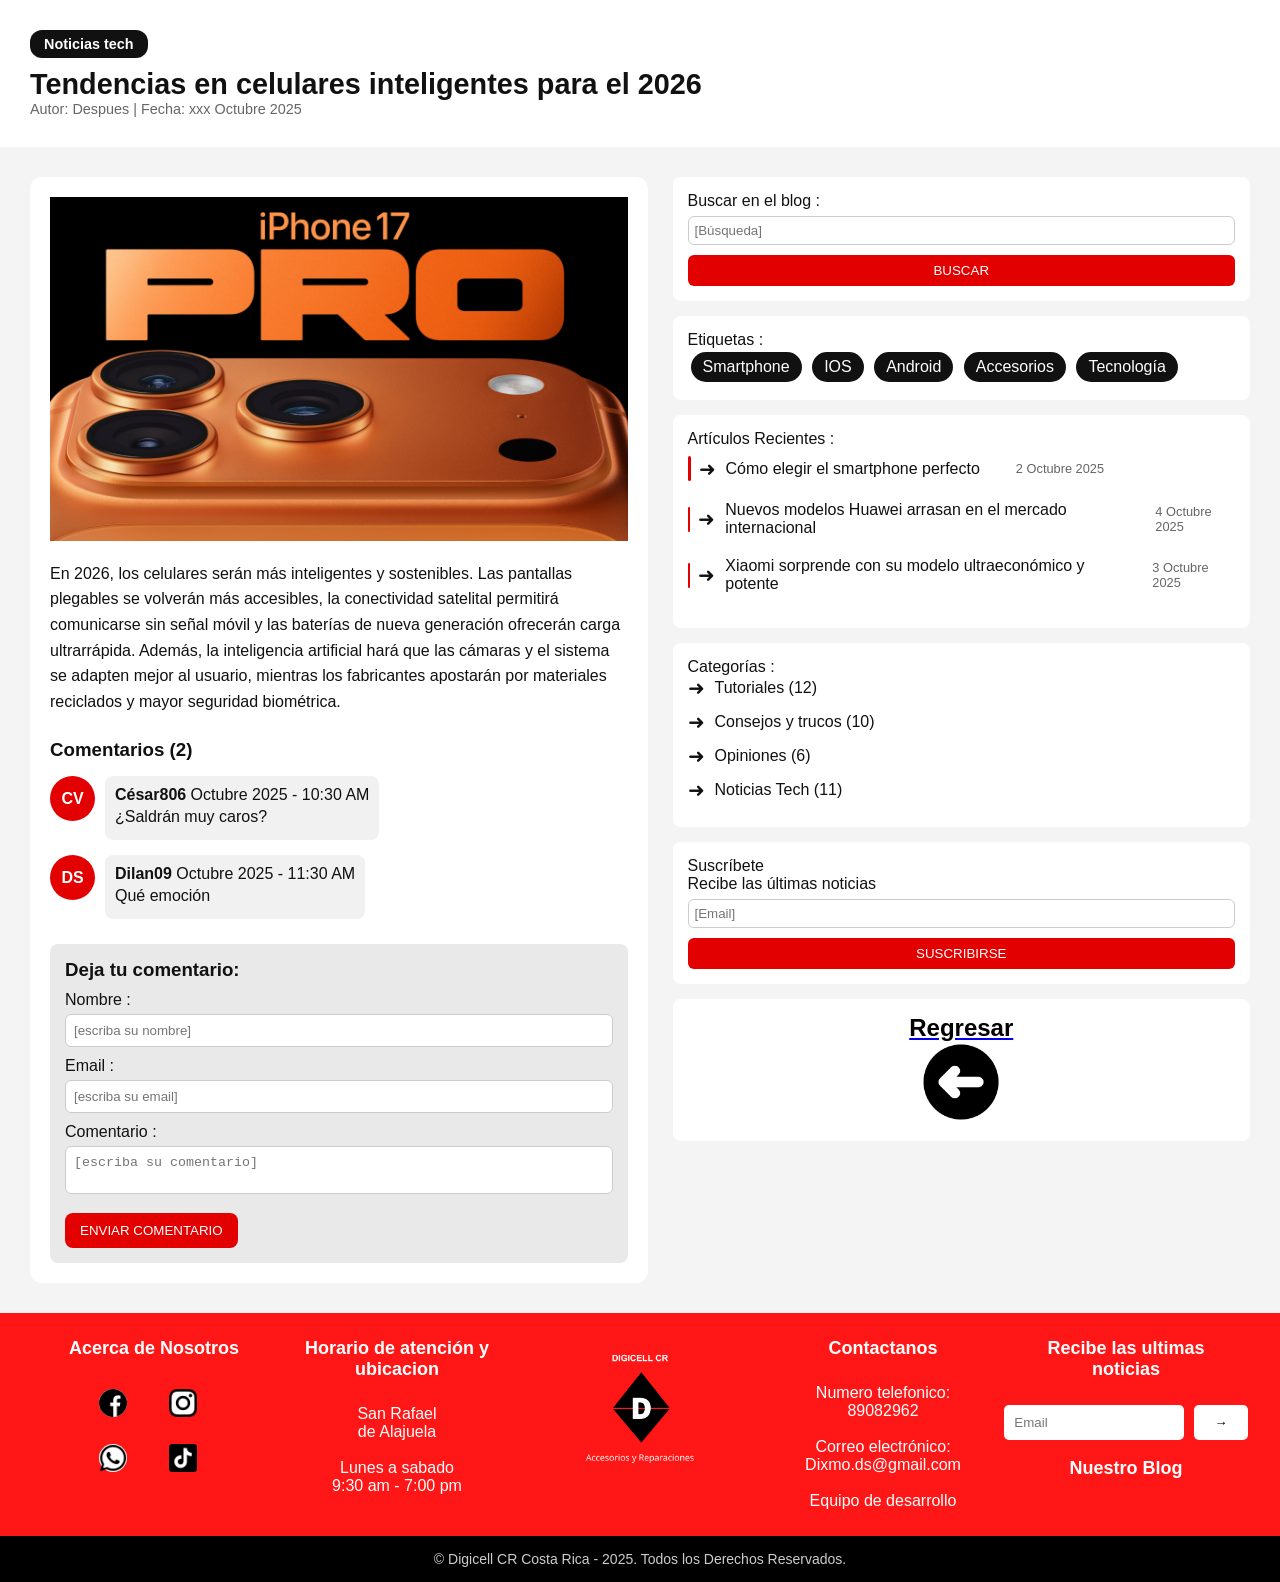
<file: html/articulo4.html>
<!DOCTYPE html>
<html lang="es">
<head>
  <meta charset="UTF-8">
  <meta name="viewport" content="width=device-width, initial-scale=1.0">
  <title>Tendencias en celulares inteligentes para el 2026</title>
  <link rel="stylesheet" href="/css/articulos.css">
</head>
<body>

  <header class="encabezado">
    <h3 class="categoria">Noticias tech</h3>
    <h1>Tendencias en celulares inteligentes para el 2026</h1>
    <p class="autor">Autor: Despues | Fecha: xxx Octubre 2025</p>
  </header>

  <main class="contenedor">
    <section class="contenido">
      <img src="/Images/iphone-horizontal.PNG" alt="Celulares inteligentes">
      <p>
        En 2026, los celulares serán más inteligentes y sostenibles. Las pantallas plegables se volverán más accesibles, 
        la conectividad satelital permitirá comunicarse sin señal móvil y las baterías de nueva generación ofrecerán carga ultrarrápida. 
        Además, la inteligencia artificial hará que las cámaras y el sistema se adapten mejor al usuario, mientras los fabricantes apostarán 
        por materiales reciclados y mayor seguridad biométrica.
      </p>

      <div class="comentarios">
        <h3>Comentarios (2)</h3>

        <div class="comentario">
          <div class="avatar rojo">CV</div>
          <div class="texto-comentario">
            <strong>César806</strong> Octubre 2025 - 10:30 AM
            <p>¿Saldrán muy caros?</p>
          </div>
        </div>

        <div class="comentario">
          <div class="avatar rojo">DS</div>
          <div class="texto-comentario">
            <strong>Dilan09</strong> Octubre 2025 - 11:30 AM
            <p>Qué emoción</p>
          </div>
        </div>
      </div>

      <form class="form-comentario">
        <h3>Deja tu comentario:</h3>
        <label>Nombre :</label>
        <input type="text" placeholder="[escriba su nombre]">
        <label>Email :</label>
        <input type="email" placeholder="[escriba su email]">
        <label>Comentario :</label>
        <textarea placeholder="[escriba su comentario]"></textarea>
        <button type="submit">ENVIAR COMENTARIO</button>
      </form>
    </section>

    <aside class="sidebar">
      <div class="buscar">
        <label>Buscar en el blog :</label>
        <input type="text" placeholder="[Búsqueda]">
        <button>BUSCAR</button>
      </div>

      <div class="etiquetas">
        <p>Etiquetas :</p>
        <div class="tags">
          <span>Smartphone</span>
          <span>IOS</span>
          <span>Android</span>
          <span>Accesorios</span>
          <span>Tecnología</span>
        </div>
      </div>

      <div class="articulos-recientes">
        <p>Artículos Recientes :</p>
  <ul class="recientes-lista">
          <li>
            <span class="raya"></span>
            <span class="flecha">➜</span>
            Cómo elegir el smartphone perfecto
            <br><small>2 Octubre 2025</small>
          </li>

  <li>
    <span class="raya"></span>
    <span class="flecha">➜</span>
    Nuevos modelos Huawei arrasan en el mercado internacional
    <br><small>4 Octubre 2025</small>
  </li>

  <li>
    <span class="raya"></span>
    <span class="flecha">➜</span>
    Xiaomi sorprende con su modelo ultraeconómico y potente
    <br><small>3 Octubre 2025</small>
  </li>
</ul>
      </div>

     <div class="categorias">
  <p>Categorías :</p>
  <ul>
    <li><span class="flecha">➜</span> Tutoriales (12)</li>
    <li><span class="flecha">➜</span> Consejos y trucos (10)</li>
    <li><span class="flecha">➜</span> Opiniones (6)</li>
    <li><span class="flecha">➜</span> Noticias Tech (11)</li>
  </ul>
</div>

      <div class="suscribete">
        <p>Suscríbete</p>
        <span>Recibe las últimas noticias</span>
        <input type="email" placeholder="[Email]">
        <button>SUSCRIBIRSE</button>
      </div>

  <div class="regresar">
    <a href="index.html"><h2>Regresar</h2></a>
    <a href="index.html"><img width="80px" src="/Images/flecha-izquierda.png" alt="flecha-izquierda"></a>
  </div>
    </aside>
  </main>

  <!-- Footer idéntico al original -->
  <footer>
    <div class="footer-top">
      <div>
        <a href="acerca_de_nosotros.html"><h3>Acerca de Nosotros</h3></a>
        <div class="social-iconos">
          <a href="https://www.facebook.com/digicellcr?mibextid=wwXIfr&rdid=2DJnOGPOuTlvaeyI&share_url=https%3A%2F%2Fwww.facebook.com%2Fshare%2F14Lvy1FkFeQ%2F%3Fmibextid%3DwwXIfr#"><img src="/Images/facebook.png" alt="Facebook"></a>
          <a href="https://www.instagram.com/digicellcr/?igsh=MXIzcXRqdXh6a3E0OQ%3D%3D#"><img src="/Images/instagram.png" alt="Instagram"></a>
          <a href="https://api.whatsapp.com/send?phone=%2B50689082962&fbclid=IwVERDUANonoJleHRuA2FlbQIxMAABHjc1VXu8AgMg59hcxSFNCaO0JDqgauUTUbJAHXhORFvG-yzyk1BGI7rTnWCb_aem_7SgqFlS5UCPlm7FW9nM_zg"><img src="/Images/whatsapp.png" alt="WhatsApp"></a>
          <a href="https://www.tiktok.com/@dixmo19?_t=ZM-90p6Gs0Njz9&_r=1"><img src="/Images/tiktok.png" alt="tik-tok"></a>
        </div>
      </div>
      <div>
        <h3>Horario de atención y ubicacion</h3>
        <p>San Rafael<br>de Alajuela</p><br>
        <p>Lunes a sabado <br>9:30 am - 7:00 pm</p>
      </div>
      <div>
        <a id="logofooter" href="index.html"><img width="150" height="150" src="/Images/DI - 1.png" alt="Logo Digicell"></a>
      </div>
            <div>
        <h3>Contactanos</h3>
        <p>Numero telefonico: 89082962</p><br>
         <p>Correo electrónico: Dixmo.ds@gmail.com</p><br>
         <p><a href="acerca_de.html">Equipo de desarrollo</a></p>
      </div>
    <div>
        <h3>Recibe las ultimas noticias</h3>
        <div class="lo-mas-nuevo">
        <input type="email" placeholder="Email">
        <button>→</button>
        </div>
        <a href="nuestroBlog.html"><br><h3>Nuestro Blog</h3></a>
    </div>
    </div>
    <div class="footer-bottom">
    © Digicell CR Costa Rica - 2025. Todos los Derechos Reservados.
    </div>
    </footer>
</body>
</html>
</file>
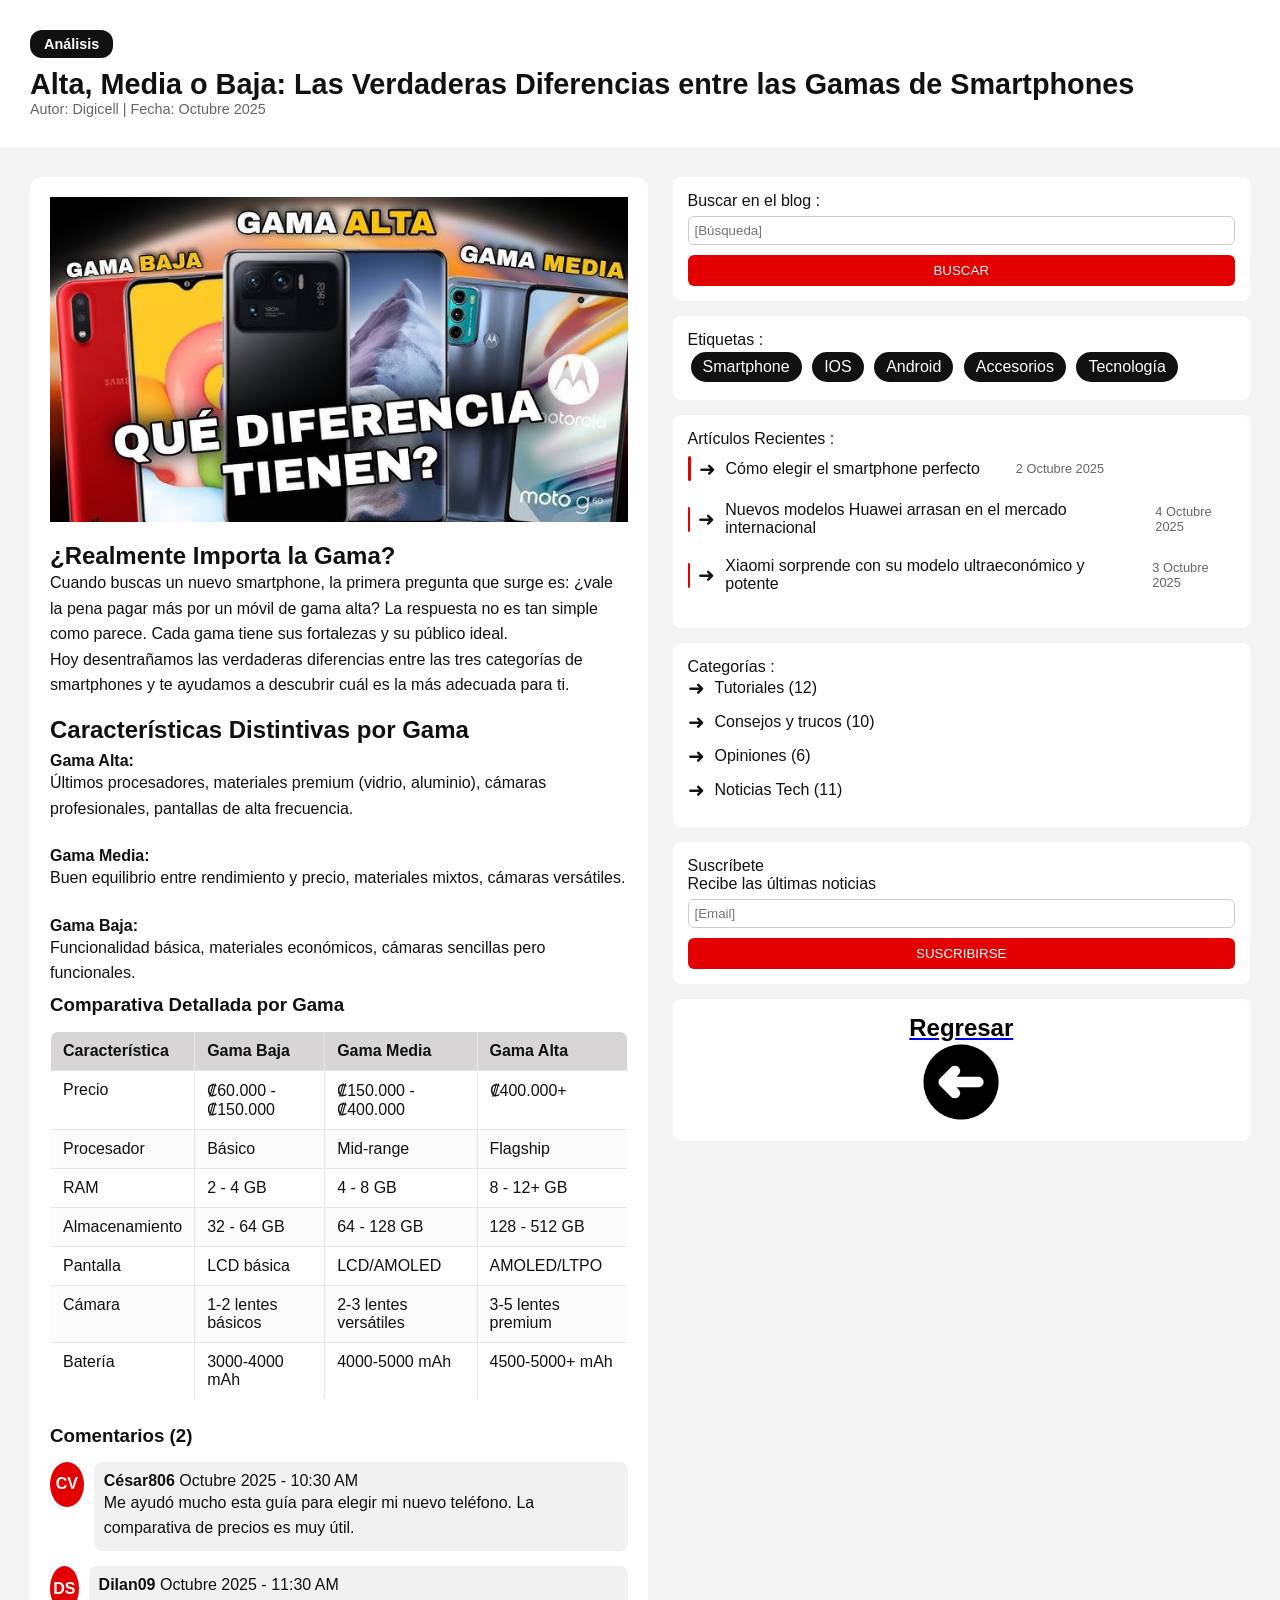
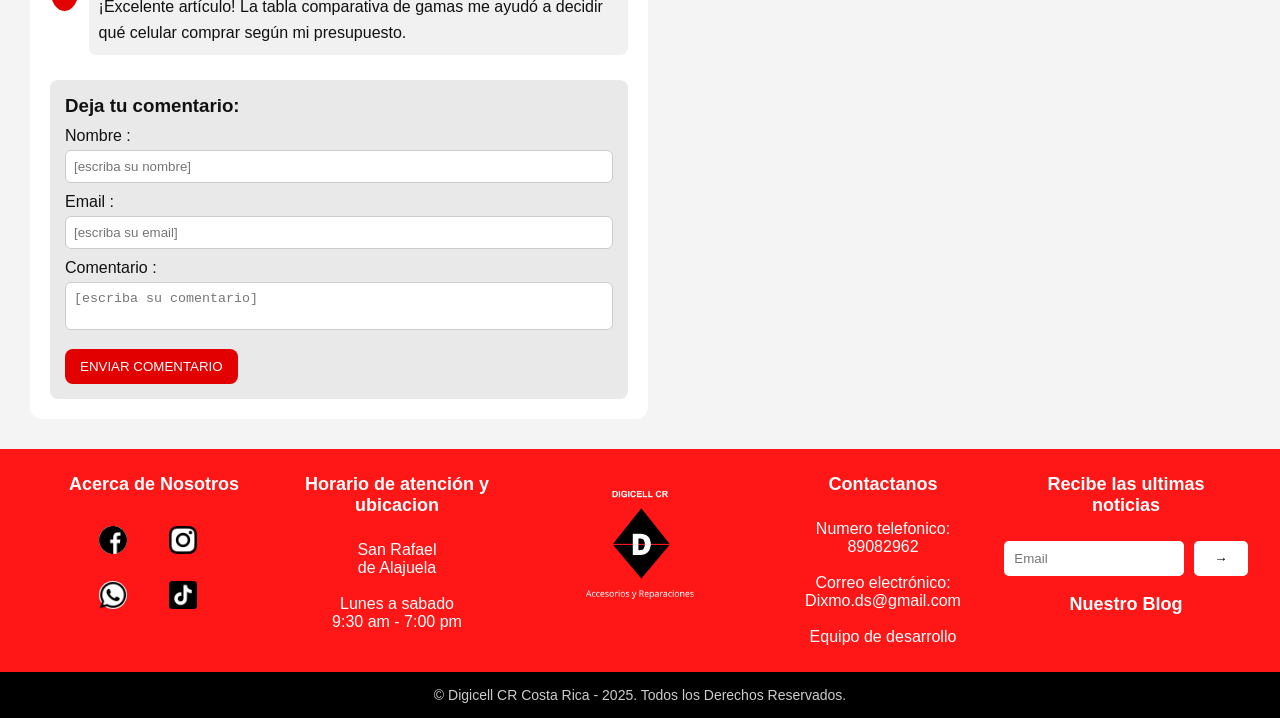
<file: html/articulo5.html>
<!DOCTYPE html>
<html lang="es">
<head>
  <meta charset="UTF-8">
  <meta name="viewport" content="width=device-width, initial-scale=1.0">
  <title>Cómo elegir el smartphone perfecto</title>
  <link rel="stylesheet" href="/css/articulos.css">
</head>
<body>
  <header class="encabezado">
    <h3 class="categoria">Análisis</h3>
    <h1>Alta, Media o Baja: Las Verdaderas Diferencias entre las Gamas de Smartphones</h1>
    <p class="autor">Autor: Digicell | Fecha: Octubre 2025</p>
  </header>

  <main class="contenedor">
    <section class="contenido">
      <img src="/Images/alta-media-baja.jpg" alt="Smartphones de diferentes gamas" style="max-width:100%;height:auto;">

      <h2>¿Realmente Importa la Gama?</h2>

      <p>Cuando buscas un nuevo smartphone, la primera pregunta que surge es: ¿vale la pena pagar más por un móvil de gama alta? La respuesta no es tan simple como parece. Cada gama tiene sus fortalezas y su público ideal.</p>
      
      <p>Hoy desentrañamos las verdaderas diferencias entre las tres categorías de smartphones y te ayudamos a descubrir cuál es la más adecuada para ti.</p>

      <br>

      <h2>Características Distintivas por Gama</h2>
      
      
      <ul>
        <li>
          <strong>Gama Alta:</strong>
          <p>Últimos procesadores, materiales premium (vidrio, aluminio), cámaras profesionales, pantallas de alta frecuencia.</p>
        </li>
        <br>
        <li>
          <strong>Gama Media:</strong>
          <p>Buen equilibrio entre rendimiento y precio, materiales mixtos, cámaras versátiles.</p>
        </li>
        <br>
        <li>
          <strong>Gama Baja:</strong>
          <p>Funcionalidad básica, materiales económicos, cámaras sencillas pero funcionales.</p>
        </li>
      </ul>

      <h3>Comparativa Detallada por Gama</h3>
      <table border="1" cellpadding="8" cellspacing="0">
        <thead>
          <tr>
            <th>Característica</th>
            <th>Gama Baja</th>
            <th>Gama Media</th>
            <th>Gama Alta</th>
          </tr>
        </thead>
        <tbody>
          <tr>
            <td>Precio</td>
            <td>₡60.000 - ₡150.000</td>
            <td>₡150.000 - ₡400.000</td>
            <td>₡400.000+</td>
          </tr>
          <tr>
            <td>Procesador</td>
            <td>Básico</td>
            <td>Mid-range</td>
            <td>Flagship</td>
          </tr>
          <tr>
            <td>RAM</td>
            <td>2 - 4 GB</td>
            <td>4 - 8 GB</td>
            <td>8 - 12+ GB</td>
          </tr>
          <tr>
            <td>Almacenamiento</td>
            <td>32 - 64 GB</td>
            <td>64 - 128 GB</td>
            <td>128 - 512 GB</td>
          </tr>
          <tr>
            <td>Pantalla</td>
            <td>LCD básica</td>
            <td>LCD/AMOLED</td>
            <td>AMOLED/LTPO</td>
          </tr>
          <tr>
            <td>Cámara</td>
            <td>1-2 lentes básicos</td>
            <td>2-3 lentes versátiles</td>
            <td>3-5 lentes premium</td>
          </tr>
          <tr>
            <td>Batería</td>
            <td>3000-4000 mAh</td>
            <td>4000-5000 mAh</td>
            <td>4500-5000+ mAh</td>
          </tr>
        </tbody>
      </table>

      <div class="comentarios">
        <h3>Comentarios (2)</h3>

        <div class="comentario">
          <div class="avatar rojo">CV</div>
          <div class="texto-comentario">
            <strong>César806</strong> Octubre 2025 - 10:30 AM
            <p>Me ayudó mucho esta guía para elegir mi nuevo teléfono. La comparativa de precios es muy útil.</p>
          </div>
        </div>

        <div class="comentario">
          <div class="avatar rojo">DS</div>
          <div class="texto-comentario">
            <strong>Dilan09</strong> Octubre 2025 - 11:30 AM
            <p>¡Excelente artículo! La tabla comparativa de gamas me ayudó a decidir qué celular comprar según mi presupuesto.</p>
          </div>
        </div>
      </div>

      <form class="form-comentario">
        <h3>Deja tu comentario:</h3>
        <label>Nombre :</label>
        <input type="text" placeholder="[escriba su nombre]">
        <label>Email :</label>
        <input type="email" placeholder="[escriba su email]">
        <label>Comentario :</label>
        <textarea placeholder="[escriba su comentario]"></textarea>
        <button type="submit">ENVIAR COMENTARIO</button>
      </form>

    </section>

    <aside class="sidebar">
      <div class="buscar">
        <label>Buscar en el blog :</label>
        <input type="text" placeholder="[Búsqueda]">
        <button>BUSCAR</button>
      </div>

      <div class="etiquetas">
        <p>Etiquetas :</p>
        <div class="tags">
          <span>Smartphone</span>
          <span>IOS</span>
          <span>Android</span>
          <span>Accesorios</span>
          <span>Tecnología</span>
        </div>
      </div>

      <div class="articulos-recientes">
        <p>Artículos Recientes :</p>
  <ul class="recientes-lista">
          <li>
            <span class="raya"></span>
            <span class="flecha">➜</span>
            Cómo elegir el smartphone perfecto
            <br><small>2 Octubre 2025</small>
          </li>

  <li>
    <span class="raya"></span>
    <span class="flecha">➜</span>
    Nuevos modelos Huawei arrasan en el mercado internacional
    <br><small>4 Octubre 2025</small>
  </li>

  <li>
    <span class="raya"></span>
    <span class="flecha">➜</span>
    Xiaomi sorprende con su modelo ultraeconómico y potente
    <br><small>3 Octubre 2025</small>
  </li>
</ul>
      </div>

     <div class="categorias">
  <p>Categorías :</p>
  <ul>
    <li><span class="flecha">➜</span> Tutoriales (12)</li>
    <li><span class="flecha">➜</span> Consejos y trucos (10)</li>
    <li><span class="flecha">➜</span> Opiniones (6)</li>
    <li><span class="flecha">➜</span> Noticias Tech (11)</li>
  </ul>
</div>

      <div class="suscribete">
        <p>Suscríbete</p>
        <span>Recibe las últimas noticias</span>
        <input type="email" placeholder="[Email]">
        <button>SUSCRIBIRSE</button>
      </div>

  <div class="regresar">
    <a href="index.html"><h2>Regresar</h2></a>
    <a href="index.html"><img width="80px" src="/Images/flecha-izquierda.png" alt="flecha-izquierda"></a>
  </div>
    </aside>
  </main>

  <!-- Footer -->
  <footer>
    <div class="footer-top">
      <div>
        <a href="acerca_de_nosotros.html"><h3>Acerca de Nosotros</h3></a>
        <div class="social-iconos">
          <a href="https://www.facebook.com/digicellcr?mibextid=wwXIfr&rdid=2DJnOGPOuTlvaeyI&share_url=https%3A%2F%2Fwww.facebook.com%2Fshare%2F14Lvy1FkFeQ%2F%3Fmibextid%3DwwXIfr#"><img src="/Images/facebook.png" alt="Facebook"></a>
          <a href="https://www.instagram.com/digicellcr/?igsh=MXIzcXRqdXh6a3E0OQ%3D%3D#"><img src="/Images/instagram.png" alt="Instagram"></a>
          <a href="https://api.whatsapp.com/send?phone=%2B50689082962&fbclid=IwVERDUANonoJleHRuA2FlbQIxMAABHjc1VXu8AgMg59hcxSFNCaO0JDqgauUTUbJAHXhORFvG-yzyk1BGI7rTnWCb_aem_7SgqFlS5UCPlm7FW9nM_zg"><img src="/Images/whatsapp.png" alt="WhatsApp"></a>
          <a href="https://www.tiktok.com/@dixmo19?_t=ZM-90p6Gs0Njz9&_r=1"><img src="/Images/tiktok.png" alt="tik-tok"></a>
        </div>
      </div>
      <div>
        <h3>Horario de atención y ubicacion</h3>
        <p>San Rafael<br>de Alajuela</p><br>
        <p>Lunes a sabado <br>9:30 am - 7:00 pm</p>
      </div>
      <div>
        <a id="logofooter" href="index.html"><img width="150" height="150" src="/Images/DI - 1.png" alt="Logo Digicell"></a>
      </div>
      <div>
        <h3>Contactanos</h3>
        <p>Numero telefonico: 89082962</p><br>
        <p>Correo electrónico: Dixmo.ds@gmail.com</p><br>
        <p><a href="acerca_de.html">Equipo de desarrollo</a></p>
      </div>
      <div>
        <h3>Recibe las ultimas noticias</h3>
        <div class="lo-mas-nuevo">
          <input type="email" placeholder="Email">
          <button>→</button>
        </div>
        <a href="nuestroBlog.html"><br><h3>Nuestro Blog</h3></a>
      </div>
    </div>
    <div class="footer-bottom">
      © Digicell CR Costa Rica - 2025. Todos los Derechos Reservados.
    </div>
  </footer>
</body>
</html>
</file>
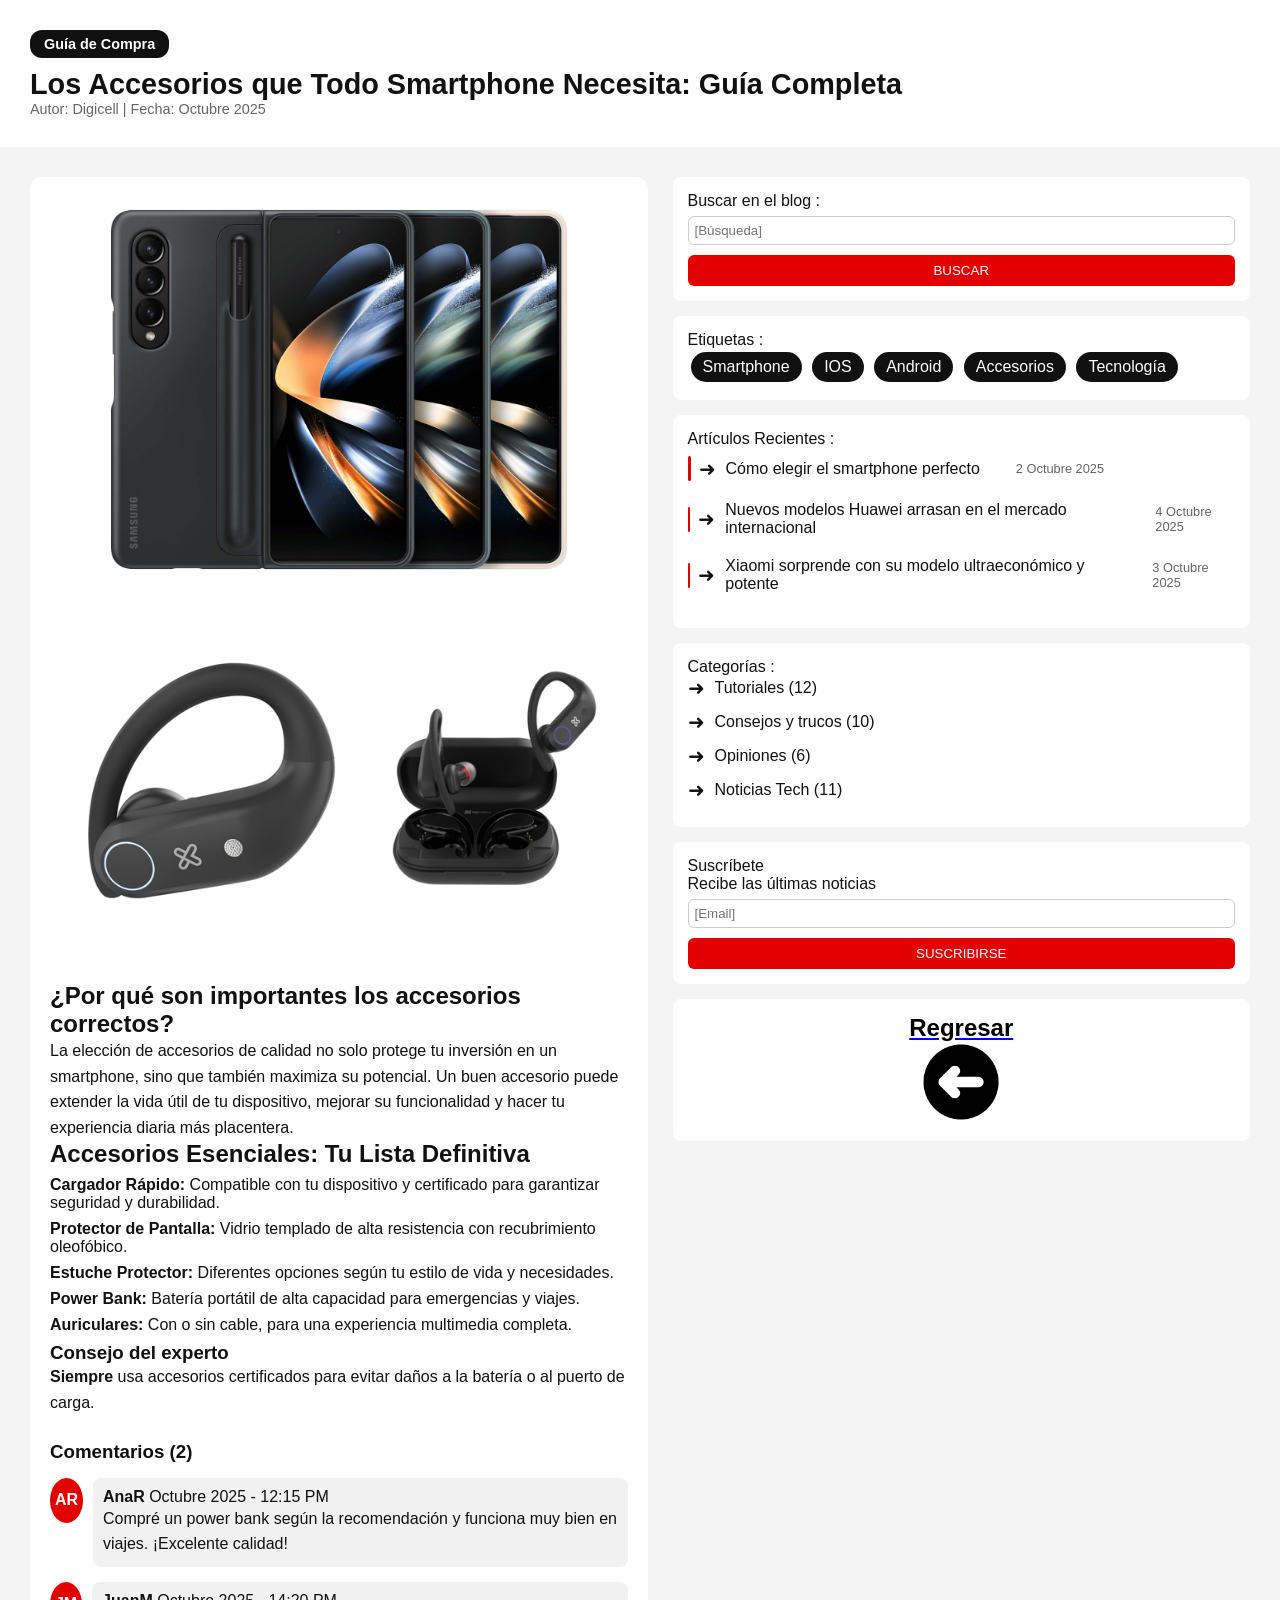
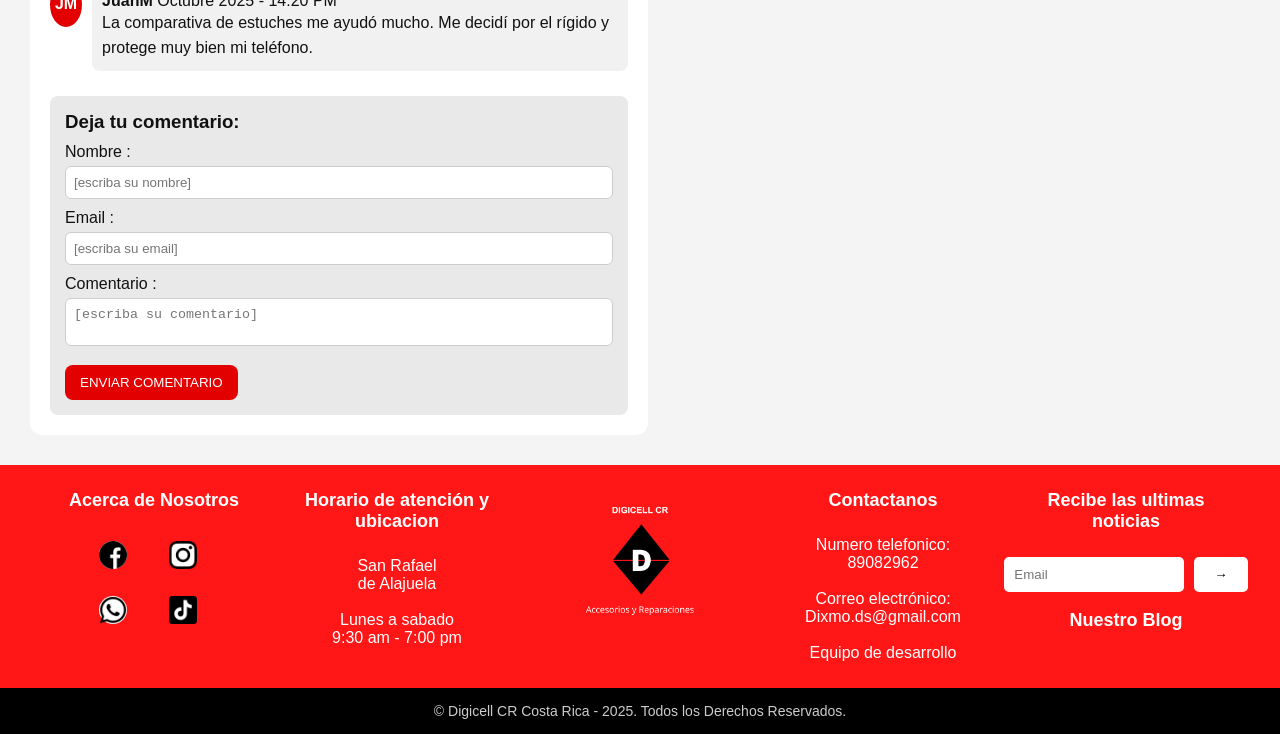
<file: html/articulo6.html>
<!DOCTYPE html>
<html lang="es">
<head>
  <meta charset="UTF-8">
  <meta name="viewport" content="width=device-width, initial-scale=1.0">
  <title>Accesorios imprescindibles para tu móvil</title>
  <link rel="stylesheet" href="/css/articulos.css">
</head>
<body>
  <header class="encabezado">
    <h3 class="categoria">Guía de Compra</h3>
    <h1>Los Accesorios que Todo Smartphone Necesita: Guía Completa</h1>
    <p class="autor">Autor: Digicell | Fecha: Octubre 2025</p>
  </header>

  <main class="contenedor">
    <section class="contenido">
      <div class="img-grid">
        <img src="/Images/FUNDAS-IPHONE-17-768x432.jpg" alt="Estuche y accesorios">
        <img src="/Images/auriculares.jpg" alt="Accesorios en uso">
      </div>
      <h2>¿Por qué son importantes los accesorios correctos?</h2>
      <p>La elección de accesorios de calidad no solo protege tu inversión en un smartphone, sino que también maximiza su potencial. Un buen accesorio puede extender la vida útil de tu dispositivo, mejorar su funcionalidad y hacer tu experiencia diaria más placentera.</p>

      <h2>Accesorios Esenciales: Tu Lista Definitiva</h2>
      <ul>
        <li><strong>Cargador Rápido:</strong> Compatible con tu dispositivo y certificado para garantizar seguridad y durabilidad.</li>
        <li><strong>Protector de Pantalla:</strong> Vidrio templado de alta resistencia con recubrimiento oleofóbico.</li>
        <li><strong>Estuche Protector:</strong> Diferentes opciones según tu estilo de vida y necesidades.</li>
        <li><strong>Power Bank:</strong> Batería portátil de alta capacidad para emergencias y viajes.</li>
        <li><strong>Auriculares:</strong> Con o sin cable, para una experiencia multimedia completa.</li>
      </ul>

      

      <div class="consejos">
        <h3>Consejo del experto</h3>
        <p><strong>Siempre</strong> usa accesorios certificados para evitar daños a la batería o al puerto de carga.</p>
      </div>

      <div class="comentarios">
        <h3>Comentarios (2)</h3>

        <div class="comentario">
          <div class="avatar rojo">AR</div>
          <div class="texto-comentario">
            <strong>AnaR</strong> Octubre 2025 - 12:15 PM
            <p>Compré un power bank según la recomendación y funciona muy bien en viajes. ¡Excelente calidad!</p>
          </div>
        </div>

        <div class="comentario">
          <div class="avatar rojo">JM</div>
          <div class="texto-comentario">
            <strong>JuanM</strong> Octubre 2025 - 14:20 PM
            <p>La comparativa de estuches me ayudó mucho. Me decidí por el rígido y protege muy bien mi teléfono.</p>
          </div>
        </div>
      </div>

      <form class="form-comentario">
        <h3>Deja tu comentario:</h3>
        <label>Nombre :</label>
        <input type="text" placeholder="[escriba su nombre]">
        <label>Email :</label>
        <input type="email" placeholder="[escriba su email]">
        <label>Comentario :</label>
        <textarea placeholder="[escriba su comentario]"></textarea>
        <button type="submit">ENVIAR COMENTARIO</button>
      </form>

    </section>

    <aside class="sidebar">
      <div class="buscar">
        <label>Buscar en el blog :</label>
        <input type="text" placeholder="[Búsqueda]">
        <button>BUSCAR</button>
      </div>

      <div class="etiquetas">
        <p>Etiquetas :</p>
        <div class="tags">
          <span>Smartphone</span>
          <span>IOS</span>
          <span>Android</span>
          <span>Accesorios</span>
          <span>Tecnología</span>
        </div>
      </div>

      <div class="articulos-recientes">
        <p>Artículos Recientes :</p>
  <ul class="recientes-lista">
          <li>
            <span class="raya"></span>
            <span class="flecha">➜</span>
            Cómo elegir el smartphone perfecto
            <br><small>2 Octubre 2025</small>
          </li>

  <li>
    <span class="raya"></span>
    <span class="flecha">➜</span>
    Nuevos modelos Huawei arrasan en el mercado internacional
    <br><small>4 Octubre 2025</small>
  </li>

  <li>
    <span class="raya"></span>
    <span class="flecha">➜</span>
    Xiaomi sorprende con su modelo ultraeconómico y potente
    <br><small>3 Octubre 2025</small>
  </li>
</ul>
      </div>

     <div class="categorias">
  <p>Categorías :</p>
  <ul>
    <li><span class="flecha">➜</span> Tutoriales (12)</li>
    <li><span class="flecha">➜</span> Consejos y trucos (10)</li>
    <li><span class="flecha">➜</span> Opiniones (6)</li>
    <li><span class="flecha">➜</span> Noticias Tech (11)</li>
  </ul>
</div>

      <div class="suscribete">
        <p>Suscríbete</p>
        <span>Recibe las últimas noticias</span>
        <input type="email" placeholder="[Email]">
        <button>SUSCRIBIRSE</button>
      </div>

  <div class="regresar">
    <a href="index.html"><h2>Regresar</h2></a>
    <a href="index.html"><img width="80px" src="/Images/flecha-izquierda.png" alt="flecha-izquierda"></a>
  </div>
    </aside>
  </main>

  <!-- Footer -->
  <footer>
    <div class="footer-top">
      <div>
        <a href="acerca_de_nosotros.html"><h3>Acerca de Nosotros</h3></a>
        <div class="social-iconos">
          <a href="https://www.facebook.com/digicellcr?mibextid=wwXIfr&rdid=2DJnOGPOuTlvaeyI&share_url=https%3A%2F%2Fwww.facebook.com%2Fshare%2F14Lvy1FkFeQ%2F%3Fmibextid%3DwwXIfr#"><img src="/Images/facebook.png" alt="Facebook"></a>
          <a href="https://www.instagram.com/digicellcr/?igsh=MXIzcXRqdXh6a3E0OQ%3D%3D#"><img src="/Images/instagram.png" alt="Instagram"></a>
          <a href="https://api.whatsapp.com/send?phone=%2B50689082962&fbclid=IwVERDUANonoJleHRuA2FlbQIxMAABHjc1VXu8AgMg59hcxSFNCaO0JDqgauUTUbJAHXhORFvG-yzyk1BGI7rTnWCb_aem_7SgqFlS5UCPlm7FW9nM_zg"><img src="/Images/whatsapp.png" alt="WhatsApp"></a>
          <a href="https://www.tiktok.com/@dixmo19?_t=ZM-90p6Gs0Njz9&_r=1"><img src="/Images/tiktok.png" alt="tik-tok"></a>
        </div>
      </div>
      <div>
        <h3>Horario de atención y ubicacion</h3>
        <p>San Rafael<br>de Alajuela</p><br>
        <p>Lunes a sabado <br>9:30 am - 7:00 pm</p>
      </div>
      <div>
        <a id="logofooter" href="index.html"><img width="150" height="150" src="/Images/DI - 1.png" alt="Logo Digicell"></a>
      </div>
      <div>
        <h3>Contactanos</h3>
        <p>Numero telefonico: 89082962</p><br>
         <p>Correo electrónico: Dixmo.ds@gmail.com</p><br>
         <p><a href="acerca_de.html">Equipo de desarrollo</a></p>
      </div>
      <div>
        <h3>Recibe las ultimas noticias</h3>
        <div class="lo-mas-nuevo">
        <input type="email" placeholder="Email">
        <button>→</button>
        </div>
        <a href="nuestroBlog.html"><br><h3>Nuestro Blog</h3></a>
      </div>
    </div>
    <div class="footer-bottom">
    © Digicell CR Costa Rica - 2025. Todos los Derechos Reservados.
    </div>
  </footer>
</body>
</html>
</file>
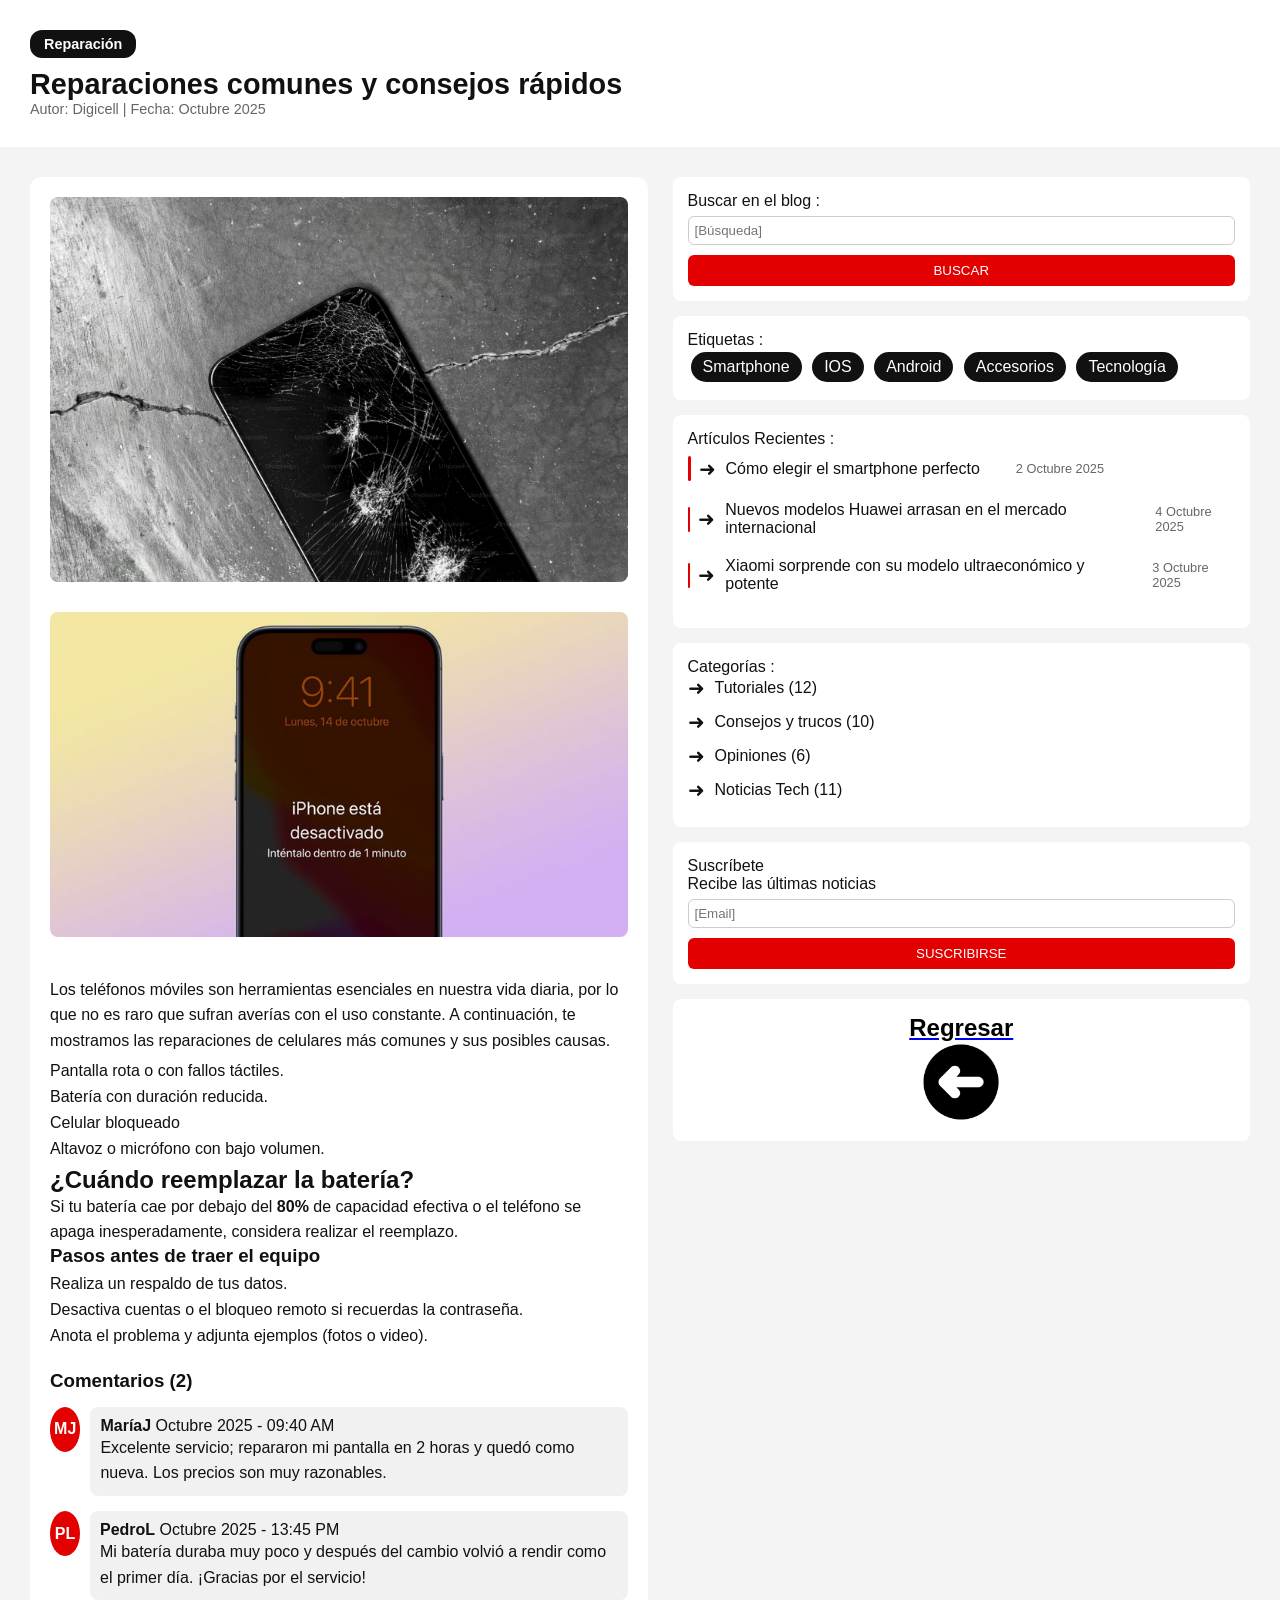
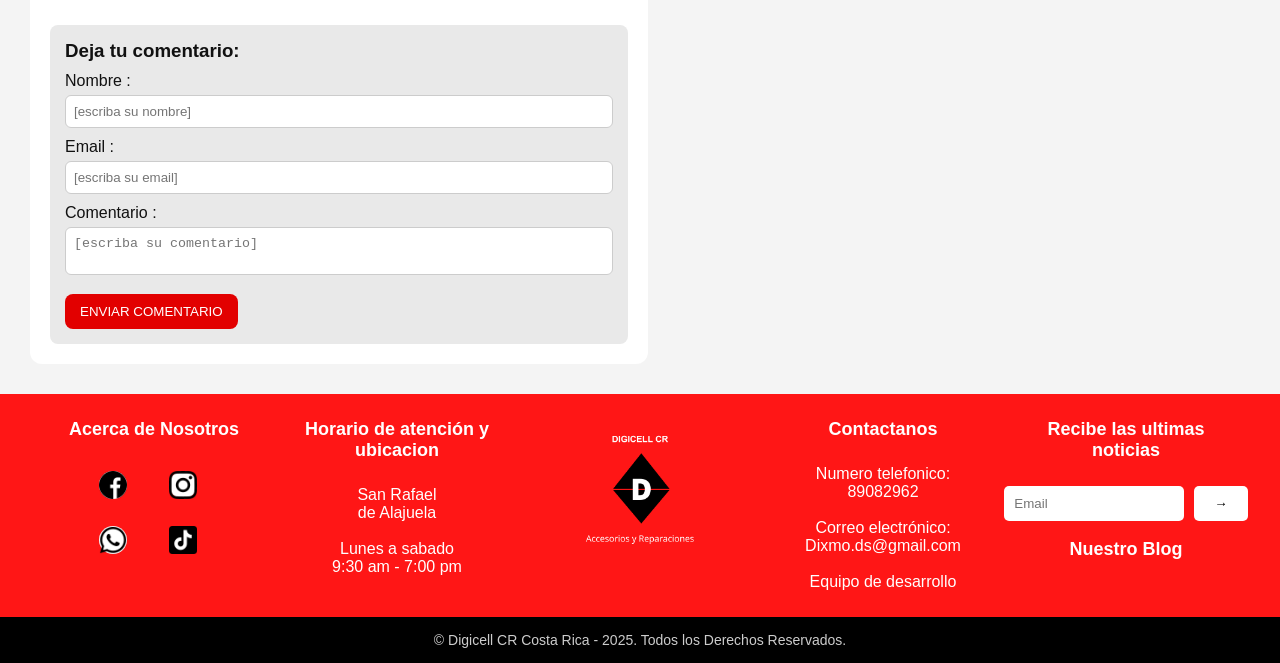
<file: html/articulo7.html>
<!DOCTYPE html>
<html lang="es">
<head>
  <meta charset="UTF-8">
  <meta name="viewport" content="width=device-width, initial-scale=1.0">
  <title>Reparaciones comunes y consejos rápidos</title>
  <link rel="stylesheet" href="/css/articulos.css">
</head>
<body>
  <header class="encabezado">
    <h3 class="categoria">Reparación</h3>
    <h1>Reparaciones comunes y consejos rápidos</h1>
    <p class="autor">Autor: Digicell | Fecha: Octubre 2025</p>
  </header>

  <main class="contenedor">
    <section class="contenido">
      <div class="img-grid">
        <img src="/Images/premium_photo-1725867720040-a803c720dadb.jpeg" alt="Pantalla rota">
        <img src="/Images/iphone-desactivado.1704215670.7833.jpg" alt="Celular bloqueado">
      </div>
      <p>
        Los teléfonos móviles son herramientas esenciales en nuestra vida diaria, 
        por lo que no es raro que sufran averías con el uso constante. 
        A continuación, te mostramos las reparaciones de celulares más comunes y sus posibles causas.
      </p>
      <ul>
        <li>Pantalla rota o con fallos táctiles.</li>
        <li>Batería con duración reducida.</li>
        <li>Celular bloqueado</li>
        <li>Altavoz o micrófono con bajo volumen.</li>
      </ul>
      <h2>¿Cuándo reemplazar la batería?</h2>
      <p>
        Si tu batería cae por debajo del <strong>80%</strong> de capacidad efectiva 
        o el teléfono se apaga inesperadamente, considera realizar el reemplazo.
      </p>
      <h3>Pasos antes de traer el equipo</h3>
      <ul>
        <li>Realiza un respaldo de tus datos.</li>
        <li>Desactiva cuentas o el bloqueo remoto si recuerdas la contraseña.</li>
        <li>Anota el problema y adjunta ejemplos (fotos o video).</li>
      </ul>

      <div class="comentarios">
        <h3>Comentarios (2)</h3>

        <div class="comentario">
          <div class="avatar rojo">MJ</div>
          <div class="texto-comentario">
            <strong>MaríaJ</strong> Octubre 2025 - 09:40 AM
            <p>Excelente servicio; repararon mi pantalla en 2 horas y quedó como nueva. Los precios son muy razonables.</p>
          </div>
        </div>

        <div class="comentario">
          <div class="avatar rojo">PL</div>
          <div class="texto-comentario">
            <strong>PedroL</strong> Octubre 2025 - 13:45 PM
            <p>Mi batería duraba muy poco y después del cambio volvió a rendir como el primer día. ¡Gracias por el servicio!</p>
          </div>
        </div>
      </div>

      <form class="form-comentario">
        <h3>Deja tu comentario:</h3>
        <label>Nombre :</label>
        <input type="text" placeholder="[escriba su nombre]">
        <label>Email :</label>
        <input type="email" placeholder="[escriba su email]">
        <label>Comentario :</label>
        <textarea placeholder="[escriba su comentario]"></textarea>
        <button type="submit">ENVIAR COMENTARIO</button>
      </form>

    </section>

    <aside class="sidebar">
      <div class="buscar">
        <label>Buscar en el blog :</label>
        <input type="text" placeholder="[Búsqueda]">
        <button>BUSCAR</button>
      </div>

      <div class="etiquetas">
        <p>Etiquetas :</p>
        <div class="tags">
          <span>Smartphone</span>
          <span>IOS</span>
          <span>Android</span>
          <span>Accesorios</span>
          <span>Tecnología</span>
        </div>
      </div>

      <div class="articulos-recientes">
        <p>Artículos Recientes :</p>
  <ul class="recientes-lista">
          <li>
            <span class="raya"></span>
            <span class="flecha">➜</span>
            Cómo elegir el smartphone perfecto
            <br><small>2 Octubre 2025</small>
          </li>

  <li>
    <span class="raya"></span>
    <span class="flecha">➜</span>
    Nuevos modelos Huawei arrasan en el mercado internacional
    <br><small>4 Octubre 2025</small>
  </li>

  <li>
    <span class="raya"></span>
    <span class="flecha">➜</span>
    Xiaomi sorprende con su modelo ultraeconómico y potente
    <br><small>3 Octubre 2025</small>
  </li>
</ul>
      </div>

     <div class="categorias">
  <p>Categorías :</p>
  <ul>
    <li><span class="flecha">➜</span> Tutoriales (12)</li>
    <li><span class="flecha">➜</span> Consejos y trucos (10)</li>
    <li><span class="flecha">➜</span> Opiniones (6)</li>
    <li><span class="flecha">➜</span> Noticias Tech (11)</li>
  </ul>
</div>

      <div class="suscribete">
        <p>Suscríbete</p>
        <span>Recibe las últimas noticias</span>
        <input type="email" placeholder="[Email]">
        <button>SUSCRIBIRSE</button>
      </div>

  <div class="regresar">
    <a href="index.html"><h2>Regresar</h2></a>
    <a href="index.html"><img width="80px" src="/Images/flecha-izquierda.png" alt="flecha-izquierda"></a>
  </div>
    </aside>
  </main>

  <!-- Footer -->
  <footer>
    <div class="footer-top">
      <div>
        <a href="acerca_de_nosotros.html"><h3>Acerca de Nosotros</h3></a>
        <div class="social-iconos">
          <a href="https://www.facebook.com/digicellcr?mibextid=wwXIfr&rdid=2DJnOGPOuTlvaeyI&share_url=https%3A%2F%2Fwww.facebook.com%2Fshare%2F14Lvy1FkFeQ%2F%3Fmibextid%3DwwXIfr#"><img src="/Images/facebook.png" alt="Facebook"></a>
          <a href="https://www.instagram.com/digicellcr/?igsh=MXIzcXRqdXh6a3E0OQ%3D%3D#"><img src="/Images/instagram.png" alt="Instagram"></a>
          <a href="https://api.whatsapp.com/send?phone=%2B50689082962&fbclid=IwVERDUANonoJleHRuA2FlbQIxMAABHjc1VXu8AgMg59hcxSFNCaO0JDqgauUTUbJAHXhORFvG-yzyk1BGI7rTnWCb_aem_7SgqFlS5UCPlm7FW9nM_zg"><img src="/Images/whatsapp.png" alt="WhatsApp"></a>
          <a href="https://www.tiktok.com/@dixmo19?_t=ZM-90p6Gs0Njz9&_r=1"><img src="/Images/tiktok.png" alt="tik-tok"></a>
        </div>
      </div>
      <div>
        <h3>Horario de atención y ubicacion</h3>
        <p>San Rafael<br>de Alajuela</p><br>
        <p>Lunes a sabado <br>9:30 am - 7:00 pm</p>
      </div>
      <div>
        <a id="logofooter" href="index.html"><img width="150" height="150" src="/Images/DI - 1.png" alt="Logo Digicell"></a>
      </div>
      <div>
        <h3>Contactanos</h3>
        <p>Numero telefonico: 89082962</p><br>
         <p>Correo electrónico: Dixmo.ds@gmail.com</p><br>
         <p><a href="acerca_de.html">Equipo de desarrollo</a></p>
      </div>
      <div>
        <h3>Recibe las ultimas noticias</h3>
        <div class="lo-mas-nuevo">
        <input type="email" placeholder="Email">
        <button>→</button>
        </div>
        <a href="nuestroBlog.html"><br><h3>Nuestro Blog</h3></a>
      </div>
    </div>
    <div class="footer-bottom">
    © Digicell CR Costa Rica - 2025. Todos los Derechos Reservados.
    </div>
  </footer>
</body>
</html>
</file>
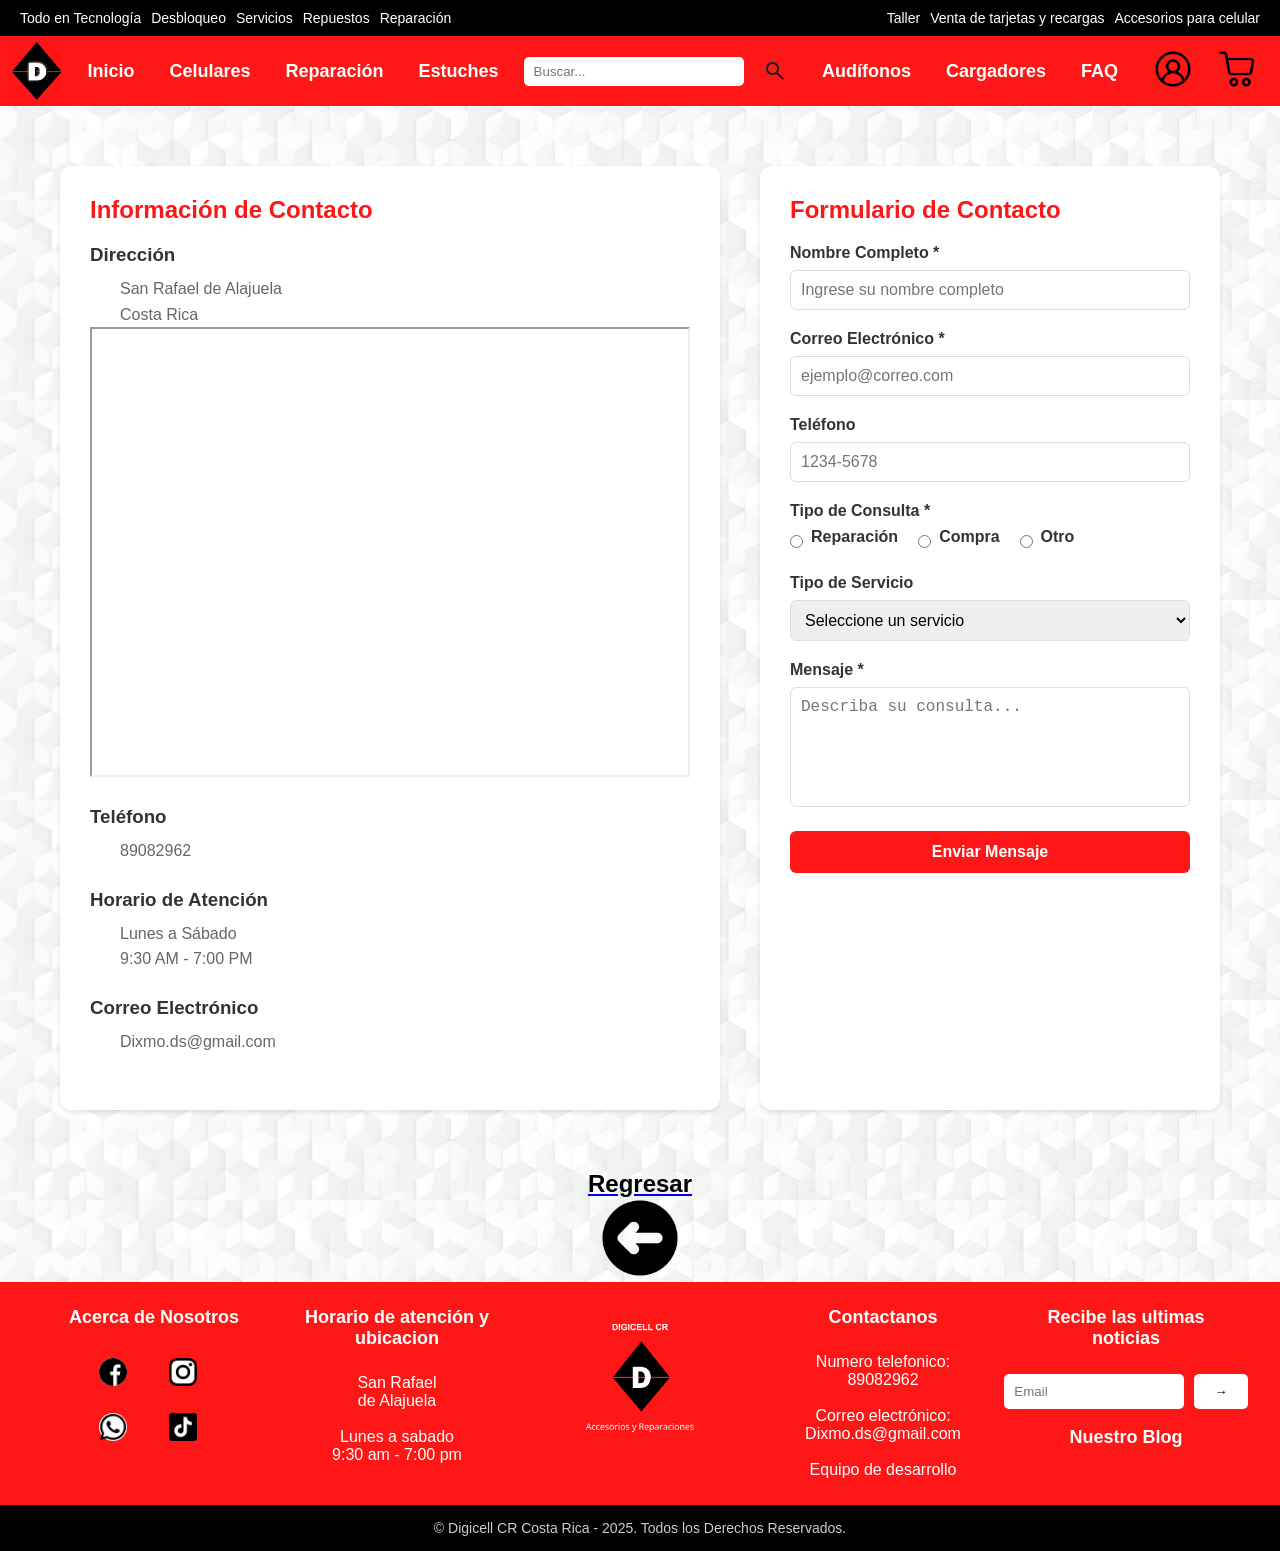
<file: html/contacto.html>
<!DOCTYPE html>
<html lang="es">
<head>
    <meta charset="UTF-8">
    <meta name="viewport" content="width=device-width, initial-scale=1.0">
    <title>Contacto - Digicell CR</title>
    <link rel="stylesheet" href="/css/contacto.css">
</head>
<body>
    <div class="topbar">
        <div class="izquierda">
            <span>Todo en Tecnología</span>
            <span>Desbloqueo</span>
            <span>Servicios</span>
            <span>Repuestos</span>
            <span>Reparación</span>
        </div>
        <div class="derecha">
            <span>Taller</span>
            <span>Venta de tarjetas y recargas</span>
            <span>Accesorios para celular</span>
        </div>
    </div>

    <nav>
        <img width="50" height="60" src="/Images/logo.jpg" alt="Logo Digicell">
        <a href="index.html">Inicio</a>
        <a href="#">Celulares</a>
        <a href="#">Reparación</a>
        <a href="#">Estuches</a>
        <div class="search-bar">
            <input type="text" placeholder="Buscar...">
            <a href="#"><img src="/Images/search_24dp_1F1F1F_FILL0_wght400_GRAD0_opsz24.png" alt="Buscar"></a>
        </div>
        <a href="#">Audífonos</a>
        <a href="#">Cargadores</a>
        <a href="faq.html">FAQ</a>
        <div class="usuario-carrito">
            <a href="#"><img width="40" height="40" src="/Images/avatar.png" alt="Usuario"></a>
            <a href="#"><img width="40" height="40" src="/Images/carro-de-la-compra.png" alt="Carrito"></a>
        </div>
    </nav>

    <div class="contacto-container">
        <div class="info-contacto">
            <h2>Información de Contacto</h2>
            
            <div class="info-item">
                <h3> Dirección</h3>
                <p>San Rafael de Alajuela<br>Costa Rica</p>
                <iframe src="https://www.google.com/maps/embed?pb=!1m13!1m8!1m3!1d245.59930539476366!2d-84.2238369!3d9.9681213!3m2!1i1024!2i768!4f13.1!3m2!1m1!2s!5e0!3m2!1sen!2scr!4v1761455225477!5m2!1sen!2scr" width="600" height="450"></iframe>
            </div>

            <div class="info-item">
                <h3> Teléfono</h3>
                <p>89082962</p>
            </div>

            <div class="info-item">
                <h3>Horario de Atención</h3>
                <p>Lunes a Sábado<br>9:30 AM - 7:00 PM</p>
            </div>

            <div class="info-item">
                <h3>Correo Electrónico</h3>
                <p>Dixmo.ds@gmail.com</p>
            </div>
        </div>

        <div class="formulario-contacto">
            <h2>Formulario de Contacto</h2>
            <form id="miFormulario" action="#" method="POST">
                <div class="campo-form">
                    <label for="nombre">Nombre Completo *</label>
                    <input type="text" id="nombre" name="nombre" required placeholder="Ingrese su nombre completo">
                </div>

                <div class="campo-form">
                    <label for="email">Correo Electrónico *</label>
                    <input type="email" id="email" name="email" required placeholder="ejemplo@correo.com">
                </div>

                <div class="campo-form">
                    <label for="telefono">Teléfono</label>
                    <input type="tel" id="telefono" name="telefono" placeholder="1234-5678">
                </div>

                <div class="campo-form">
                    <label>Tipo de Consulta *</label>
                    <div class="opciones-radio">
                        <div class="opcion-radio">
                            <input type="radio" id="reparacion" name="tipo_consulta" value="reparacion" required>
                            <label for="reparacion">Reparación</label>
                        </div>
                        <div class="opcion-radio">
                            <input type="radio" id="compra" name="tipo_consulta" value="compra">
                            <label for="compra">Compra</label>
                        </div>
                        <div class="opcion-radio">
                            <input type="radio" id="otro" name="tipo_consulta" value="otro">
                            <label for="otro">Otro</label>
                        </div>
                    </div>
                </div>

                <div class="campo-form">
                    <label for="dispositivo">Tipo de Servicio</label>
                    <select id="dispositivo" name="dispositivo">
                        <option value="">Seleccione un servicio</option>
                        <option value="celular">Celular</option>
                        <option value="estuche">Estuche</option>
                        <option value="Auriculares">Auriculares</option>
                        <option value="otro">Otro</option>
                    </select>
                </div>

                <div class="campo-form">
                    <label for="mensaje">Mensaje *</label>
                    <textarea id="mensaje" name="mensaje" required placeholder="Describa su consulta..."></textarea>
                </div>

                <button type="submit" class="btn-enviar">Enviar Mensaje</button>
            </form>
        </div>
    </div>

      <div class="regresar">
    <a href="index.html"><h2>Regresar</h2></a>
    <a href="index.html"><img width="80px" src="/Images/flecha-izquierda.png" alt="flecha-izquierda"></a>
  </div>
  
<script>document.addEventListener("DOMContentLoaded", () => {
  const formulario = document.getElementById("miFormulario");

  formulario.onsubmit = function (e) {
    e.preventDefault(); // Evita recargar la página

    const nombre = document.getElementById("nombre").value;
    const email = document.getElementById("email").value;
    const telefono = document.getElementById("telefono").value;
    const tipoConsulta = document.querySelector('input[name="tipo_consulta"]:checked')?.value || "No especificado";
    const dispositivo = document.getElementById("dispositivo").value;
    const mensaje = document.getElementById("mensaje").value;

    // Mostrar mensaje de confirmación simple
    alert(
      `✅ Mensaje enviado con éxito.\n\n` +
      `📋 Detalles:\n` +
      `Nombre: ${nombre}\n` +
      `Correo: ${email}\n` +
      `Teléfono: ${telefono}\n` +
      `Tipo de consulta: ${tipoConsulta}\n` +
      `Dispositivo: ${dispositivo || "No especificado"}\n` +
      `Mensaje: ${mensaje}`
    );

    // Limpia el formulario
    formulario.reset();
  };
});
</script>

    <footer>
        <div class="footer-top">
            <div>
                <a href="acerca_de_nosotros.html"><h3>Acerca de Nosotros</h3></a>
                <div class="social-iconos">
                    <a href="https://www.facebook.com/digicellcr?mibextid=wwXIfr&rdid=2DJnOGPOuTlvaeyI&share_url=https%3A%2F%2Fwww.facebook.com%2Fshare%2F14Lvy1FkFeQ%2F%3Fmibextid%3DwwXIfr#"><img src="/Images/facebook.png" alt="Facebook"></a>
                    <a href="https://www.instagram.com/digicellcr/?igsh=MXIzcXRqdXh6a3E0OQ%3D%3D#"><img src="/Images/instagram.png" alt="Instagram"></a>
                    <a href="https://api.whatsapp.com/send?phone=%2B50689082962&fbclid=IwVERDUANonoJleHRuA2FlbQIxMAABHjc1VXu8AgMg59hcxSFNCaO0JDqgauUTUbJAHXhORFvG-yzyk1BGI7rTnWCb_aem_7SgqFlS5UCPlm7FW9nM_zg"><img src="/Images/whatsapp.png" alt="WhatsApp"></a>
                    <a href="https://www.tiktok.com/@dixmo19?_t=ZM-90p6Gs0Njz9&_r=1"><img src="/Images/tiktok.png" alt="tik-tok"></a>
                </div>
            </div>
            <div>
                <h3>Horario de atención y ubicacion</h3>
                <p>San Rafael<br>de Alajuela</p><br>
                <p>Lunes a sabado <br>9:30 am - 7:00 pm</p>
            </div>
            <div>
                <a id="logofooter" href="index.html"><img width="150" height="150" src="/Images/DI - 1.png" alt="Logo Digicell"></a>
            </div>
            <div>
                <h3>Contactanos</h3>
                <p>Numero telefonico: 89082962</p><br>
                <p>Correo electrónico: Dixmo.ds@gmail.com</p><br>
                <p><a href="acerca_de.html">Equipo de desarrollo</a></p>
            </div>
            <div>
                <h3>Recibe las ultimas noticias</h3>
                <div class="lo-mas-nuevo">
                    <input type="email" placeholder="Email">
                    <button>→</button>
                </div>
                <a href="nuestroBlog.html"><br><h3>Nuestro Blog</h3></a>
            </div>
        </div>
        <div class="footer-bottom">
            © Digicell CR Costa Rica - 2025. Todos los Derechos Reservados.
        </div>
    </footer>
</body>
</html>
</file>
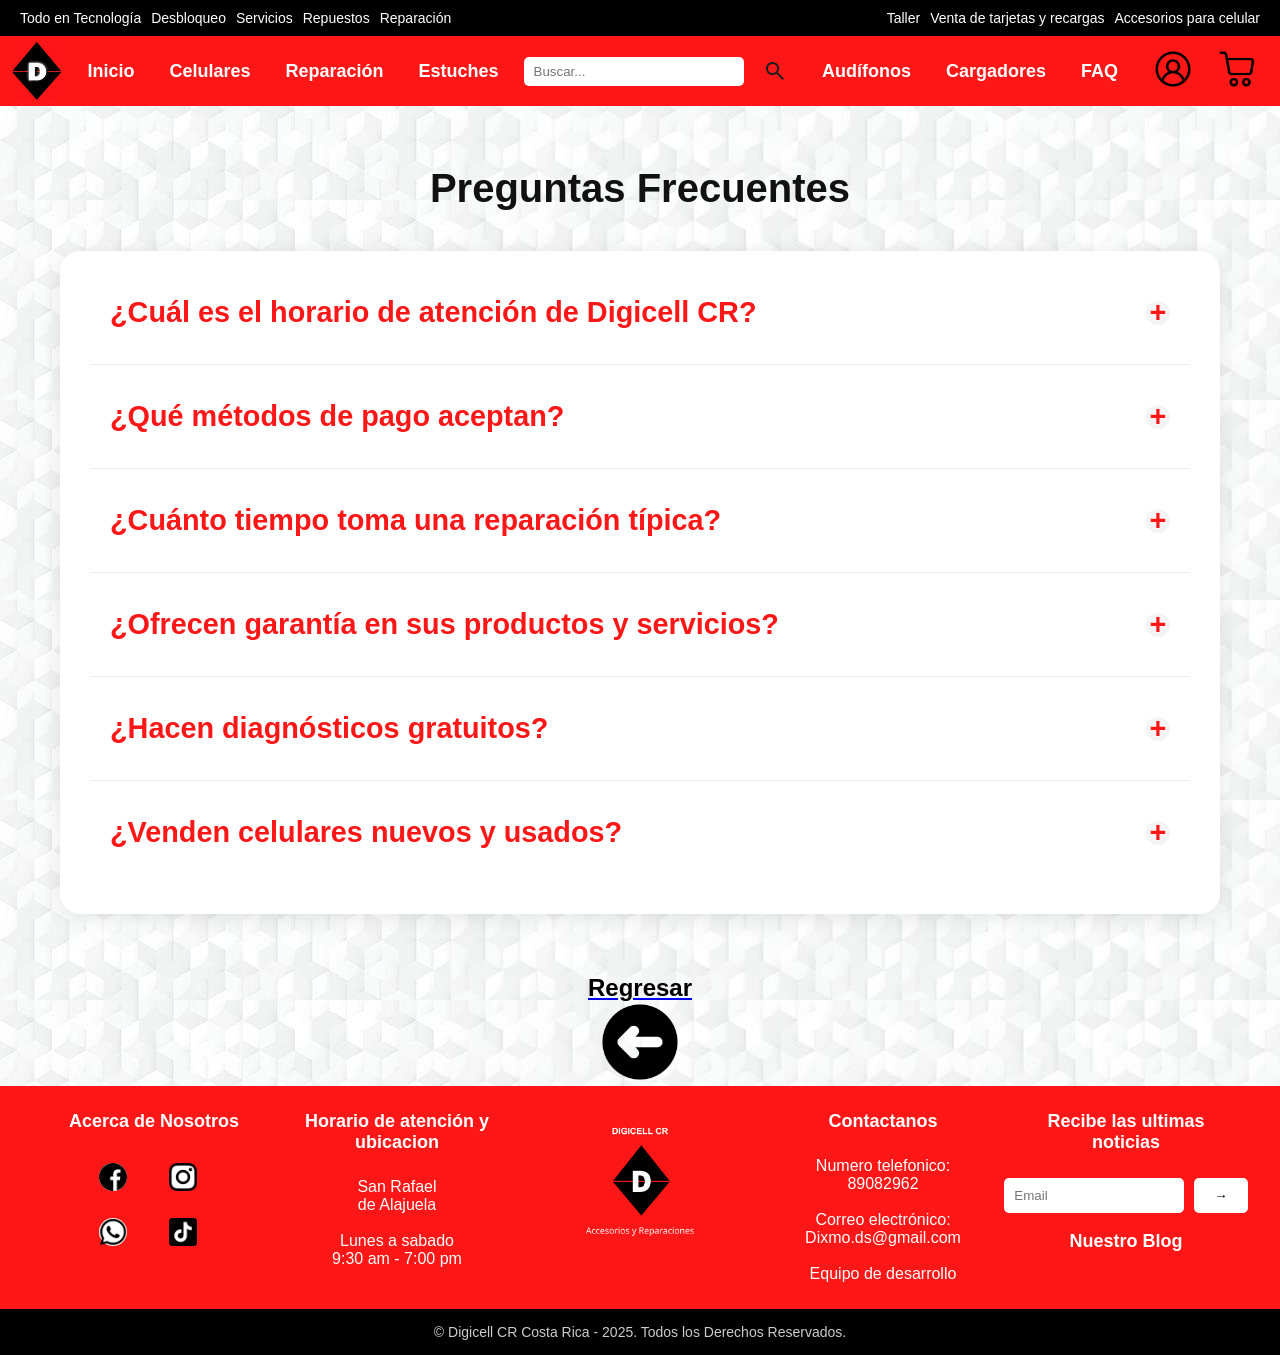
<file: html/faq.html>
<!DOCTYPE html>
<html lang="es">
<head>
    <meta charset="UTF-8">
    <meta name="viewport" content="width=device-width, initial-scale=1.0">
    <title>Preguntas Frecuentes - Digicell CR</title>
    <link rel="stylesheet" href="/css/estilos.css">
    <link rel="stylesheet" href="/css/faq.css">
</head>
<body>
    <!-- Barra superior -->
    <div class="topbar">
        <div class="izquierda">
            <span>Todo en Tecnología</span>
            <span>Desbloqueo</span>
            <span>Servicios</span>
            <span>Repuestos</span>
            <span>Reparación</span>
        </div>
        <div class="derecha">
            <span>Taller</span>
            <span>Venta de tarjetas y recargas</span>
            <span>Accesorios para celular</span>
        </div>
    </div>

  <!-- Menú de navegación -->
  <nav>
    <img width="50" height="60" src="/Images/logo.jpg" alt="Logo Digicell">
    <a href="index.html">Inicio</a>
    <a href="#">Celulares</a>
    <a href="#">Reparación</a>
    <a href="#">Estuches</a>
    <div class="search-bar">
      <input type="text" placeholder="Buscar...">
      <a href="#"><img src="/Images/search_24dp_1F1F1F_FILL0_wght400_GRAD0_opsz24.png" alt="Buscar"></a>
    </div>
    <a href="#">Audífonos</a>
    <a href="#">Cargadores</a>
    <a href="faq.html">FAQ</a>
    <div class="usuario-carrito">
      <a href="#"><img width="40" height="40" src="/Images/avatar.png" alt="Usuario"></a>
      <a href="#"><img width="40" height="40" src="/Images/carro-de-la-compra.png" alt="Carrito"></a>
    </div>
  </nav>

    <main>
        <section class="faq-section">
            <h1 class="faq-titulo">Preguntas Frecuentes</h1>
            
            <div class="faq-container">
                <!-- Pregunta 1 -->
                <div class="faq-item">
                    <details>
                        <summary class="faq-pregunta">
                            <span><h2>¿Cuál es el horario de atención de Digicell CR?</h2></span>
                            <span>+</span>
                        </summary>
                        <div class="faq-respuesta">
                            <h3>Nuestro horario de atención es de lunes a sábados de 9:30 AM a 7:00 PM.</h3>
                            <h3>Te puede comunicar con nosotros mediante <a href="https://www.facebook.com/digicellcr">Facebook</a>,
                                <a href="https://www.instagram.com/digicellcr/">Instagram</a>,
                                <a href="https://api.whatsapp.com/send?phone=%2B50689082962&fbclid=IwVERDUANonoJleHRuA2FlbQIxMAABHjc1VXu8AgMg59hcxSFNCaO0JDqgauUTUbJAHXhORFvG-yzyk1BGI7rTnWCb_aem_7SgqFlS5UCPlm7FW9nM_zg">WhatsApp</a> y 
                                <a href="https://www.tiktok.com/@dixmo19?_t=ZM-90p6Gs0Njz9&_r=1">Tiktok</a>
                            </h3>
                        </div>
                    </details>
                </div>

                <!-- Pregunta 2 -->
                <div class="faq-item">
                    <details>
                        <summary class="faq-pregunta">
                            <span><h2>¿Qué métodos de pago aceptan?</h2></span>
                            <span>+</span>
                        </summary>
                        <div class="faq-respuesta">
                            <h3>
                                <ul>
                                    <li>Efectivo</li>
                                    <li>tarjetas de crédito/débito (Visa, Mastercard, American Express)</li>
                                    <li>transferencias bancarias</li>
                                    <li>SINPE Móvil</li>
                                </ul>
                            </h3>
                        </div>
                    </details>
                </div>

                <!-- Pregunta 3 -->
                <div class="faq-item">
                    <details>
                        <summary class="faq-pregunta">
                            <span><h2>¿Cuánto tiempo toma una reparación típica?</h2></span>
                            <span>+</span>
                        </summary>
                        <div class="faq-respuesta">
                            <h3>El tiempo varía según el tipo de reparación. Las reparaciones simples como cambio de batería o pantalla suelen tomar 1-3 horas. Reparaciones más complejas pueden tomar 24-48 horas.</h3>
                        </div>
                    </details>
                </div>

                <!-- Pregunta 4 -->
                <div class="faq-item">
                    <details>
                        <summary class="faq-pregunta">
                            <span><h2>¿Ofrecen garantía en sus productos y servicios?</h2></span>
                            <span>+</span>
                        </summary>
                        <div class="faq-respuesta">
                            <h3>Sí, todos nuestros productos nuevos vienen con garantía de fábrica. Las reparaciones tienen una 1 mes de garantía en mano de obra y piezas instaladas.</h3>
                        </div>
                    </details>
                </div>

                <!-- Pregunta 5 -->
                <div class="faq-item">
                    <details>
                        <summary class="faq-pregunta">
                            <span><h2>¿Hacen diagnósticos gratuitos?</h2></span>
                            <span>+</span>
                        </summary>
                        <div class="faq-respuesta">
                            <h3>Sí, el diagnóstico inicial es completamente gratuito. Solo se cobra cuando el cliente acepta proceder con la reparación.</h3>
                        </div>
                    </details>
                </div>

                <!-- Pregunta 6 -->
                <div class="faq-item">
                    <details>
                        <summary class="faq-pregunta">
                            <span><h2>¿Venden celulares nuevos y usados?</h2></span>
                            <span>+</span>
                        </summary>
                        <div class="faq-respuesta">
                            <h3>Sí, ofrecemos tanto celulares nuevos como equipos reacondicionados certificados. Todos los equipos usados pasan por un riguroso proceso de verificación y vienen con garantía.</h3>
                        </div>
                    </details>
                </div>
            </div>
        </section>
    </main>

      <div class="regresar">
    <a href="index.html"><h2>Regresar</h2></a>
    <a href="index.html"><img width="80px" src="/Images/flecha-izquierda.png" alt="flecha-izquierda"></a>
  </div>
  
  <!-- Footer idéntico al original -->
  <footer>
    <div class="footer-top">
      <div>
        <a href="acerca_de_nosotros.html"><h3>Acerca de Nosotros</h3></a>
        <div class="social-iconos">
          <a href="https://www.facebook.com/digicellcr?mibextid=wwXIfr&rdid=2DJnOGPOuTlvaeyI&share_url=https%3A%2F%2Fwww.facebook.com%2Fshare%2F14Lvy1FkFeQ%2F%3Fmibextid%3DwwXIfr#"><img src="/Images/facebook.png" alt="Facebook"></a>
          <a href="https://www.instagram.com/digicellcr/?igsh=MXIzcXRqdXh6a3E0OQ%3D%3D#"><img src="/Images/instagram.png" alt="Instagram"></a>
          <a href="https://api.whatsapp.com/send?phone=%2B50689082962&fbclid=IwVERDUANonoJleHRuA2FlbQIxMAABHjc1VXu8AgMg59hcxSFNCaO0JDqgauUTUbJAHXhORFvG-yzyk1BGI7rTnWCb_aem_7SgqFlS5UCPlm7FW9nM_zg"><img src="/Images/whatsapp.png" alt="WhatsApp"></a>
          <a href="https://www.tiktok.com/@dixmo19?_t=ZM-90p6Gs0Njz9&_r=1"><img src="/Images/tiktok.png" alt="tik-tok"></a>
        </div>
      </div>
      <div>
        <h3>Horario de atención y ubicacion</h3>
        <p>San Rafael<br>de Alajuela</p><br>
        <p>Lunes a sabado <br>9:30 am - 7:00 pm</p>
      </div>
      <div>
        <a id="logofooter" href="index.html"><img width="150" height="150" src="/Images/DI - 1.png" alt="Logo Digicell"></a>
      </div>
            <div>
        <h3>Contactanos</h3>
        <p>Numero telefonico: 89082962</p><br>
         <p>Correo electrónico: Dixmo.ds@gmail.com</p><br>
         <p><a href="acerca_de.html">Equipo de desarrollo</a></p>
      </div>
    <div>
        <h3>Recibe las ultimas noticias</h3>
        <div class="lo-mas-nuevo">
        <input type="email" placeholder="Email">
        <button>→</button>
        </div>
        <a href="nuestroBlog.html"><br><h3>Nuestro Blog</h3></a>
    </div>
    </div>
    <div class="footer-bottom">
    © Digicell CR Costa Rica - 2025. Todos los Derechos Reservados.
    </div>
    </footer>
</body>
</html>
</file>
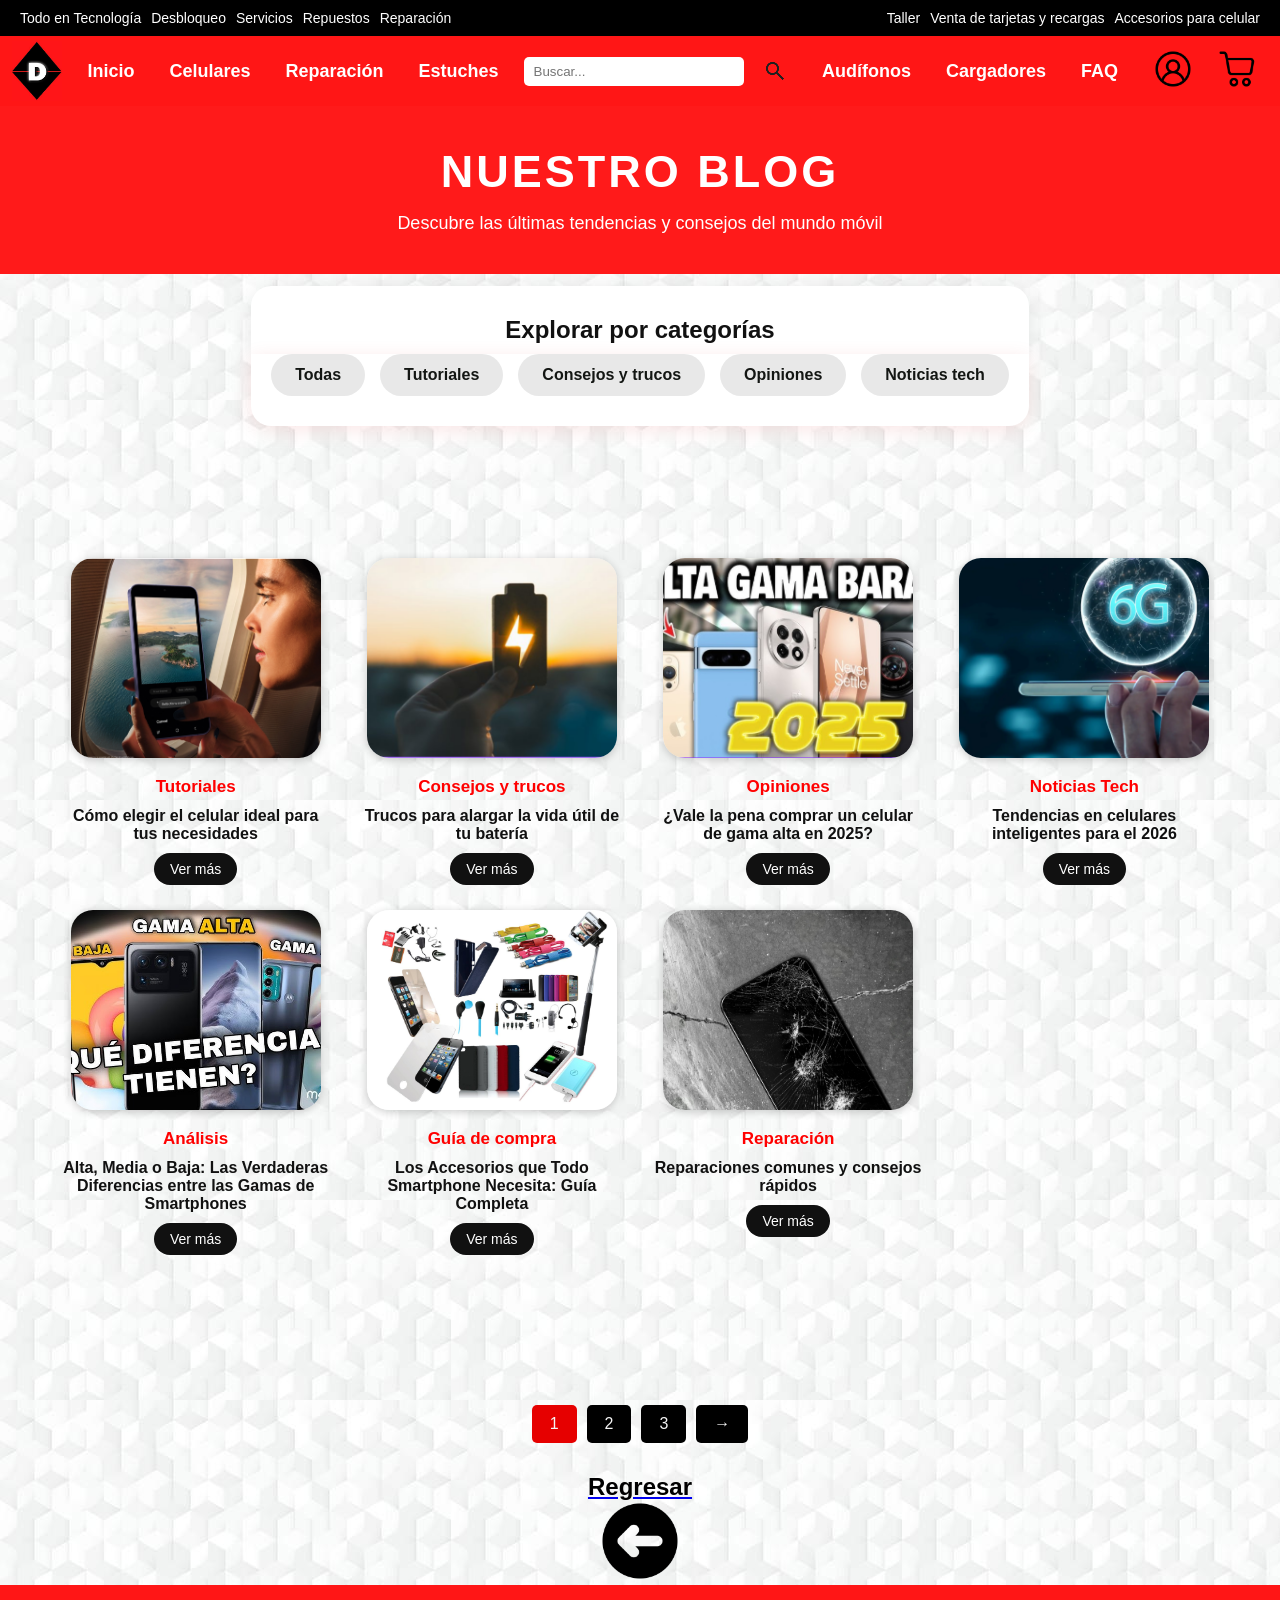
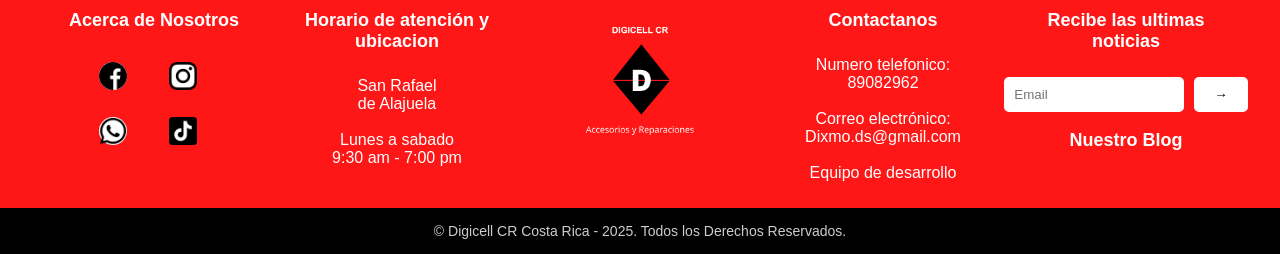
<file: html/nuestroBlog.html>
<!DOCTYPE html>
<html lang="es">

<head>
  <meta charset="UTF-8">
  <meta name="viewport" content="width=device-width, initial-scale=1.0">
  <title>Nuestro Blog - Digicell CR</title>
  <link rel="stylesheet" href="/css/blog.css">
</head>

<body>
  <!-- Barra superior -->
  <div class="topbar">
    <div class="izquierda">
      <span>Todo en Tecnología</span>
      <span>Desbloqueo</span>
      <span>Servicios</span>
      <span>Repuestos</span>
      <span>Reparación</span>
    </div>
    <div class="derecha">
      <span>Taller</span>
      <span>Venta de tarjetas y recargas</span>
      <span>Accesorios para celular</span>
    </div>
  </div>

  <!-- Menú de navegación -->
  <nav>
    <img width="50" height="60" src="/Images/logo.jpg" alt="Logo Digicell">
    <a href="index.html">Inicio</a>
    <a href="#">Celulares</a>
    <a href="#">Reparación</a>
    <a href="#">Estuches</a>
    <div class="search-bar">
      <input type="text" placeholder="Buscar...">
      <a href="#"><img src="/Images/search_24dp_1F1F1F_FILL0_wght400_GRAD0_opsz24.png" alt="Buscar"></a>
    </div>
    <a href="#">Audífonos</a>
    <a href="#">Cargadores</a>
    <a href="faq.html">FAQ</a>
    <div class="usuario-carrito">
      <a href="#"><img width="40" height="40" src="/Images/avatar.png" alt="Usuario"></a>
      <a href="#"><img width="40" height="40" src="/Images/carro-de-la-compra.png" alt="Carrito"></a>
    </div>
  </nav>

  <!-- Sección principal del blog -->
 <section class="blog-principal">
  <h1>NUESTRO BLOG</h1>
  <p>Descubre las últimas tendencias y consejos del mundo móvil</p>
</section>

<!-- Sección de categorías (FUERA del blog-principal) -->
<section class="categorias-section">
  <h2>Explorar por categorías</h2>
  <div class="categorias">
    <button data-count="41">Todas</button>
    <button data-count="12">Tutoriales</button>
    <button data-count="8">Consejos y trucos</button>
    <button data-count="6">Opiniones</button>
    <button data-count="15">Noticias tech</button>
  </div>
</section>

  <!-- Artículos -->
  <section class="productos">
    <div class="producto">
      <img src="/Images/tutorial-celular.PNG" alt="Tutoriales">
      <span class="categoria-tag">Tutoriales</span>
      <p>Cómo elegir el celular ideal para tus necesidades</p>
      <a href="articulo1.html" class="btn-ver">Ver más</a>
    </div>
    <div class="producto">
      <img src="/Images/bateria.PNG" alt="Consejos">
      <span class="categoria-tag">Consejos y trucos</span>
      <p>Trucos para alargar la vida útil de tu batería</p>
      <a href="articulo2.html" class="btn-ver">Ver más</a>
    </div>
    <div class="producto">
      <img src="/Images/gama-alta.PNG" alt="Opiniones">
      <span class="categoria-tag">Opiniones</span>
      <p>¿Vale la pena comprar un celular de gama alta en 2025?</p>
      <a href="articulo3.html" class="btn-ver">Ver más</a>
    </div>
    <div class="producto">
      <img src="/Images/6g.PNG" alt="Noticias">
      <span class="categoria-tag">Noticias Tech</span>
      <p>Tendencias en celulares inteligentes para el 2026</p>
      <a href="articulo4.html" class="btn-ver">Ver más</a>
    </div>
    <div class="producto">
      <img src="/Images/alta-media-baja.jpg" alt="Análisis">
      <span class="categoria-tag">Análisis</span>
      <p>Alta, Media o Baja: Las Verdaderas Diferencias entre las Gamas de Smartphones</p>
      <a href="articulo5.html" class="btn-ver">Ver más</a>
    </div>
    <div class="producto">
      <img src="/Images/accesorios.png" alt="guia-compra">
      <span class="categoria-tag">Guía de compra</span>
      <p>Los Accesorios que Todo Smartphone Necesita: Guía Completa</p>
      <a href="articulo6.html" class="btn-ver">Ver más</a>
    </div>
    <div class="producto">
      <img src="/Images/premium_photo-1725867720040-a803c720dadb.jpeg" alt="Reparaciones">
      <span class="categoria-tag">Reparación</span>
      <p>Reparaciones comunes y consejos rápidos</p>
      <a href="articulo7.html" class="btn-ver">Ver más</a>
    </div>
  </section>

  <!-- Paginación -->
  <div class="paginacion">
    <button class="activo">1</button>
    <button>2</button>
    <button>3</button>
    <button>→</button>
  </div>

    <div class="regresar">
    <a href="index.html"><h2>Regresar</h2></a>
    <a href="index.html"><img width="80px" src="/Images/flecha-izquierda.png" alt="flecha-izquierda"></a>
  </div>

  <!-- Footer idéntico al original -->
  <footer>
    <div class="footer-top">
      <div>
        <a href="acerca_de_nosotros.html"><h3>Acerca de Nosotros</h3></a>
        <div class="social-iconos">
          <a href="https://www.facebook.com/digicellcr?mibextid=wwXIfr&rdid=2DJnOGPOuTlvaeyI&share_url=https%3A%2F%2Fwww.facebook.com%2Fshare%2F14Lvy1FkFeQ%2F%3Fmibextid%3DwwXIfr#"><img src="/Images/facebook.png" alt="Facebook"></a>
          <a href="https://www.instagram.com/digicellcr/?igsh=MXIzcXRqdXh6a3E0OQ%3D%3D#"><img src="/Images/instagram.png" alt="Instagram"></a>
          <a href="https://api.whatsapp.com/send?phone=%2B50689082962&fbclid=IwVERDUANonoJleHRuA2FlbQIxMAABHjc1VXu8AgMg59hcxSFNCaO0JDqgauUTUbJAHXhORFvG-yzyk1BGI7rTnWCb_aem_7SgqFlS5UCPlm7FW9nM_zg"><img src="/Images/whatsapp.png" alt="WhatsApp"></a>
          <a href="https://www.tiktok.com/@dixmo19?_t=ZM-90p6Gs0Njz9&_r=1"><img src="/Images/tiktok.png" alt="tik-tok"></a>
        </div>
      </div>
      <div>
        <h3>Horario de atención y ubicacion</h3>
        <p>San Rafael<br>de Alajuela</p><br>
        <p>Lunes a sabado <br>9:30 am - 7:00 pm</p>
      </div>
      <div>
        <a id="logofooter" href="index.html"><img width="150" height="150" src="/Images/DI - 1.png" alt="Logo Digicell"></a>
      </div>
            <div>
        <h3>Contactanos</h3>
        <p>Numero telefonico: 89082962</p><br>
         <p>Correo electrónico: Dixmo.ds@gmail.com</p><br>
         <p><a href="acerca_de.html">Equipo de desarrollo</a></p>
      </div>
    <div>
        <h3>Recibe las ultimas noticias</h3>
        <div class="lo-mas-nuevo">
        <input type="email" placeholder="Email">
        <button>→</button>
        </div>
        <a href="nuestroBlog.html"><br><h3>Nuestro Blog</h3></a>
    </div>
    </div>
    <div class="footer-bottom">
    © Digicell CR Costa Rica - 2025. Todos los Derechos Reservados.
    </div>
    </footer>
</body>

</html>
</file>
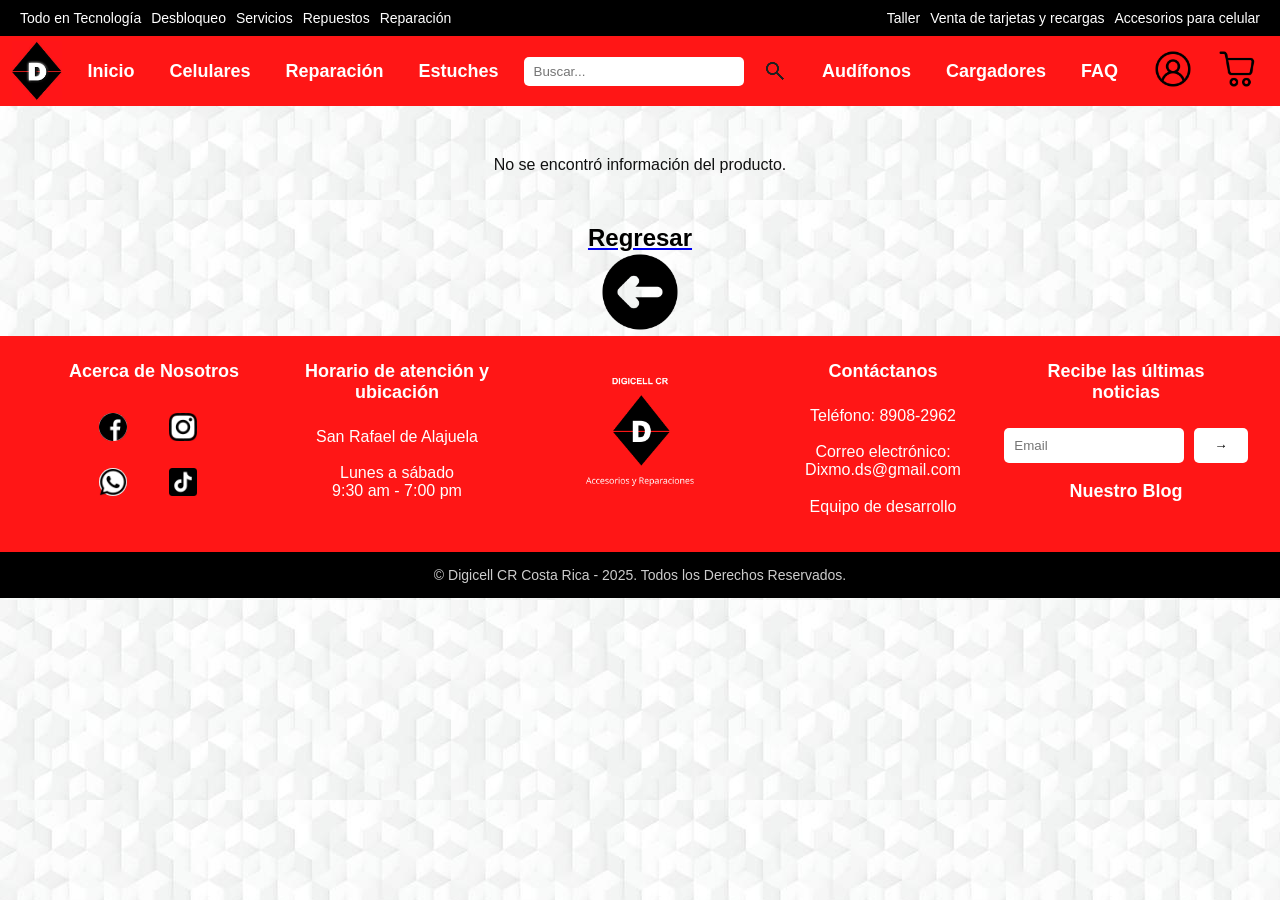
<file: html/producto.html>
<!DOCTYPE html>
<html lang="es">
<head>
  <meta charset="utf-8" />
  <meta name="viewport" content="width=device-width, initial-scale=1" />
  <title>Detalle del Producto - Digicell CR</title>
  <link rel="stylesheet" href="/css/producto.css">
</head>
<body>
  <div class="topbar">
    <div class="izquierda">
      <span>Todo en Tecnología</span>
      <span>Desbloqueo</span>
      <span>Servicios</span>
      <span>Repuestos</span>
      <span>Reparación</span>
    </div>
    <div class="derecha">
      <span>Taller</span>
      <span>Venta de tarjetas y recargas</span>
      <span>Accesorios para celular</span>
    </div>
  </div>

  <nav>
    <img width="50" height="60" src="/Images/logo.jpg" alt="Logo Digicell">
    <a href="index.html">Inicio</a>
    <a href="#">Celulares</a>
    <a href="#">Reparación</a>
    <a href="#">Estuches</a>
    <div class="search-bar">
      <input type="text" placeholder="Buscar...">
      <a href="#"><img src="/Images/search_24dp_1F1F1F_FILL0_wght400_GRAD0_opsz24.png" alt="Buscar"></a>
    </div>
    <a href="#">Audífonos</a>
    <a href="#">Cargadores</a>
    <a href="faq.html">FAQ</a>
    <div class="usuario-carrito">
      <a href="#"><img width="40" height="40" src="/Images/avatar.png" alt="Usuario"></a>
      <a href="#"><img width="40" height="40" src="/Images/carro-de-la-compra.png" alt="Carrito"></a>
    </div>
  </nav>

  <main id="contenedor-producto"></main>

  <div class="regresar">
    <a href="index.html"><h2>Regresar</h2></a>
    <a href="index.html"><img width="80px" src="/Images/flecha-izquierda.png" alt="flecha-izquierda"></a>
  </div>

  <footer>
    <div class="footer-top">
      <div>
        <a href="acerca_de_nosotros.html"><h3>Acerca de Nosotros</h3></a>
        <div class="social-iconos">
          <a href="https://www.facebook.com/digicellcr?mibextid=wwXIfr&rdid=2DJnOGPOuTlvaeyI&share_url=https%3A%2F%2Fwww.facebook.com%2Fshare%2F14Lvy1FkFeQ%2F%3Fmibextid%3DwwXIfr#"><img src="/Images/facebook.png" alt="Facebook"></a>
          <a href="https://www.instagram.com/digicellcr/?igsh=MXIzcXRqdXh6a3E0OQ%3D%3D#"><img src="/Images/instagram.png" alt="Instagram"></a>
          <a href="https://api.whatsapp.com/send?phone=%2B50689082962"><img src="/Images/whatsapp.png" alt="WhatsApp"></a>
          <a href="https://www.tiktok.com/@dixmo19?_t=ZM-90p6Gs0Njz9&_r=1"><img src="/Images/tiktok.png" alt="TikTok"></a>
        </div>
      </div>
      <div>
        <h3>Horario de atención y ubicación</h3>
        <p>San Rafael de Alajuela</p><br>
        <p>Lunes a sábado <br>9:30 am - 7:00 pm</p>
      </div>
      <div>
        <a id="logofooter" href="index.html"><img width="150" height="150" src="/Images/DI - 1.png" alt="Logo Digicell"></a>
      </div>
      <div>
        <h3>Contáctanos</h3>
        <p>Teléfono: 8908-2962</p><br>
        <p>Correo electrónico: <a href="mailto:Dixmo.ds@gmail.com">Dixmo.ds@gmail.com</a></p><br>
        <p><a href="acerca_de.html">Equipo de desarrollo</a></p>
      </div>
      <div>
        <h3>Recibe las últimas noticias</h3>
        <div class="lo-mas-nuevo">
          <input type="email" placeholder="Email">
          <button>→</button>
        </div>
        <a href="nuestroBlog.html"><br><h3>Nuestro Blog</h3></a>
      </div>
    </div>
    <div class="footer-bottom">
      © Digicell CR Costa Rica - 2025. Todos los Derechos Reservados.
    </div>
  </footer>

  <script>
    const params = new URLSearchParams(window.location.search);
    const id = params.get("id");

    const productos = {
      1: {
        nombre: "iPhone 15 Pro",
        descripcion: "El nuevo iPhone 15 Pro con chip A17 Pro y cuerpo de titanio.",
        precio: "₡750,000",
        imagen: "/Images/celular1.png",
        caracteristicas: [
          "Pantalla OLED de 6.1 pulgadas",
          "Cámara triple de 48 MP",
          "Chip A17 Pro",
          "Carga rápida y MagSafe"
        ]
      },
      2: {
        nombre: "Poptel P60",
        descripcion: "Potente, elegante y con cámara profesional.",
        precio: "₡680,000",
        imagen: "/Images/celular2.jpg",
        caracteristicas: [
          "Pantalla de 5.7 pulgadas",
          "Cámara principal de 16 MP",
          "MediaTek Helio P23",
          "Resistencia IP68"
        ]
      },
      3: {
        nombre: "Honor X6A",
        descripcion: "Diseño elegante y funcionalidad excepcional.",
        precio: "₡680,000",
        imagen: "/Images/celular3.png",
        caracteristicas: [
          "Pantalla de 6.5 pulgadas",
          "Cámara principal de 50 MP",
          "Mediatek Helio G36",
          "Resistencia IP68"
        ]
      },
      4: {
        nombre: "Samsung Galaxy Z Fold 7",
        descripcion: "La séptima generación del foldable smartphone estilo libro de Samsung.",
        precio: "₡680,000",
        imagen: "/Images/fold7.jpg",
        caracteristicas: [
          "Pantalla de 6.5 pulgadas en ambos lados",
          "Cámara principal de 200 MP",
          "Procesador Snapdragon 8 Elite",
          "Resistencia IP68"
        ]
      },
      5: {
        nombre: "iPhone 17 Pro Max",
        descripcion: "Nuevo diseño patentado: la funda tipo cartera solo es compatible con iPhone 17 Pro Max de 6.9 pulgadas.",
        precio: "₡680,000",
        imagen: "/Images/iphone17promax.jpg",
        caracteristicas: [
          "Pantalla de 6.9 pulgadas",
          "Cámara principal de 200 MP",
          "Procesador Snapdragon 8 Elite",
          "Resistencia IP68"
        ]
      },
      6: {
        nombre: "Tecno Pova 4",
        descripcion: "El Tecno Pova 4 con batería de larga duración y rendimiento fluido.",
        precio: "₡450,000",
        imagen: "/Images/celular6.png",
        caracteristicas: [
          "Pantalla 6.78'' FHD+ AMOLED",
          "Cámara de 50 MP",
          "Procesador MediaTek G99 Ultimate"
        ]
      },
      7: {
        nombre: "OUKITEL WP53S",
        descripcion: "El teléfono inteligente OUKITEL WP53S es perfecto para aventuras al aire libre y trabajo prolongado.",
        precio: "₡300,000",
        imagen: "/Images/celular7.png",
        caracteristicas: [
          "Pantalla 6.52'' HD+ IPS",
          "Cámara de 13 MP",
          "Procesador Octa-core T615",
          "IP68/IP69K y MIL-STD-810G"
        ]
      },
      8: {
        nombre: "Samsung Galaxy S25 Ultra",
        descripcion: "El Samsung Galaxy S25 Ultra es un teléfono inteligente de alta gama con características avanzadas.",
        precio: "₡1,200,000",
        imagen: "/Images/celular8.png",
        caracteristicas: [
          "Pantalla 6.9'' QHD+ AMOLED",
          "Cámara de 200 MP",
          "Procesador Snapdragon 8 Gen 3",
          "S-Pen integrado"
        ]
      },
      9: {
        nombre: "OUKITEL WP28S",
        descripcion: "El OUKITEL WP28S es un teléfono resistente diseñado para entornos difíciles.",
        precio: "₡250,000",
        imagen: "/Images/celular9.jpg",
        caracteristicas: [
          "Pantalla 6.52'' HD+ IPS",
          "Cámara de 13 MP",
          "Procesador Google Tensor G3",
          "Resistencia IP68/IP69K y MIL-STD-810GH"
        ]
      },
      10: {
        nombre: "ROG 5 Ultimate",
        descripcion: "Libera un rendimiento de juego inigualable con el último chip Snapdragon 8 Gen 2, 16 GB de RAM y 512 GB de almacenamiento.",
        precio: "₡1,100,000",
        imagen: "/Images/celular10.png",
        caracteristicas: [
          "Pantalla 6.78'' FHD+ IPS",
          "Cámara de 50 MP y selfie de 32 MP",
          "Procesador Snapdragon 888 5G",
          "Batería de 6000 mAh"
        ]
      }
    };

    const contenedor = document.getElementById("contenedor-producto");
    const producto = productos[id];

    if (producto) {
      contenedor.innerHTML = `
        <div class="producto-detalle">
          <img src="${producto.imagen}" alt="${producto.nombre}">
          <div class="producto-info">
            <h1>${producto.nombre}</h1>
            <p>${producto.descripcion}</p>
            <p class="precio">${producto.precio}</p>
            <div class="caracteristicas">
              <h2>Características principales:</h2>
              <ul>
                ${producto.caracteristicas.map(c => `<li>${c}</li>`).join("")}
              </ul>
            </div>
          </div>
        </div>
      `;
    } else {
      contenedor.innerHTML = `
        <p style="text-align:center; margin:50px;">No se encontró información del producto.</p>
      `;
    }
  </script>
</body>
</html>
</file>
<file: css/acerca_de.css>
/* Reset y estilos base */
* { box-sizing: border-box; margin: 0; padding: 0; }
body { font-family: Arial, Helvetica, sans-serif; background: #f4f4f4; color: #111; background-image: url(/Images/abstract-seamless-white-and-grey-square-3d-pattern-background-modern-geometric-texture-design-illustration-vector.jpg);}

/* Barra superior */
.topbar {
  background: black;
  color: white;
  display: flex;
  justify-content: space-between;
  align-items: center;
  flex-wrap: wrap;
  padding: 10px 20px;
  font-size: 14px;
}

.topbar .izquierda, .topbar .derecha {
  display: flex;
  flex-wrap: wrap;
  gap: 10px;
  align-items: center;
}

/* Menú principal */
nav {
  background: #ff1616;
  display: flex;
  align-items: center;
  justify-content: space-around;
  flex-wrap: wrap;
  padding: 5px;
}

nav a {
  color: white;
  text-decoration: none;
  font-weight: bold;
  font-size: 18px;
  padding: 5px 10px;
}

nav a:hover {
  text-decoration: underline;
}

.search-bar img {
  vertical-align: middle;
  margin-left: 5px;
  height: 24px;
  width: 24px;
}
.search-bar input {
  padding: 7px 10px;
  border: none;
  border-radius: 5px;
  width: 220px;
}

/* ====== SECCIÓN INDIVIDUOS ====== */
.Individuos {
  font-family: 'Helvetica Neue', Helvetica, Arial, sans-serif;
  padding: 60px 10%;
  display: flex;
  flex-direction: column;
  gap: 80px;
}

.Individuo_1, .Individuo_2 {
  display: flex;
  flex-direction: column;
  align-items: center;
  text-align: center;
}

.Individuos h1 {
  font-size: 2rem;
  color: #000;
  margin-bottom: 30px;
  font-weight: 700;
}

.info {
  display: flex;
  align-items: center;
  justify-content: center;
  gap: 40px; 
  text-align: left;
  max-width: 1000px; 
}

.info h2 {
  font-size: 1.1rem;
  color: #111;
  margin: 8px 0; 
  font-weight: 500;
}

.info p {
  font-size: 1rem;
  color: #000;
  line-height: 1.6;
  margin-top: 15px;
  max-width: 550px;
}

.info img {
  border-radius: 20px;
  object-fit: cover;
  box-shadow: 0 4px 12px rgba(0, 0, 0, 0.1);
}

.Individuo_2 .info {
  flex-direction: row;
}

/* ====== RESPONSIVE ====== */
@media (max-width: 900px) {
  .info {
    flex-direction: column !important;
    text-align: center;
    gap: 20px;
  }

  .info img {
    width: 220px;
    height: 220px;
  }

  .info p {
    max-width: 100%;
  }
}

    .regresar, .regresar h2 {
      text-align: center;
      color: black;
    }

/* Footer */
footer {
  margin-top: auto;
  background: #ff1616;
  color: white;
  text-align: center;
}

.footer-top {
  display: grid;
  grid-template-columns: repeat(auto-fit, minmax(150px, 1fr));
  gap: 35px;
  max-width: 1200px;
  
  margin: 0 auto;
  padding: 25px 10px;

}

.footer-top h3 {
  font-size: 18px;
  margin-bottom: 25px;
}

.footer-top a {
  color: white;
  text-decoration: none;
  display: block;
  margin-bottom: 1px;
}

.footer-top a:hover {
  text-decoration: underline;
}

/* Íconos sociales */
.social-iconos {
  display: grid;
  grid-template-columns: repeat(2, 40px);
  grid-template-rows: repeat(2, 40px);
  justify-content: center;
  align-items: center;
  gap: 15px 30px;
  margin: 0 auto;
}

.social-iconos a {
  display: flex;
  align-items: center;
  justify-content: center;
  width: 28px;
  height: 28px;
  background: white;
  border-radius: 51%;
  transition: transform 0.2s ease;
}

.social-iconos img {
  width: 28px;
  height: 28px;
}

/* Formulario newsletter */
.lo-mas-nuevo {
  display: flex;
  gap: 10px;
  margin-top: 10px;
  justify-content: center;
}

.lo-mas-nuevo input {
  padding: 10px;
  border-radius: 5px;
  border: none;
  width: 180px;
}

.lo-mas-nuevo button {
  background: white;
  border: none;
  padding: 10px 20px;
  border-radius: 5px;
  cursor: pointer;
  font-weight: bold;
}

/* Footer inferior */
.footer-bottom {
  background: black;
  color: #ccc;
  padding: 15px;
  font-size: 14px;
  text-align: center;
}
</file>
<file: css/acerca_de_nosotros.css>
* Reset y estilos base */
* { box-sizing: border-box; margin: 0; padding: 0; }
body { font-family: Arial, Helvetica, sans-serif; background: #f4f4f4; color: #111; background-image: url(/Images/abstract-seamless-white-and-grey-square-3d-pattern-background-modern-geometric-texture-design-illustration-vector.jpg);}

/* Barra superior */
.topbar {
  background: black;
  color: white;
  display: flex;
  justify-content: space-between;
  align-items: center;
  flex-wrap: wrap;
  padding: 10px 20px;
  font-size: 14px;
}

.topbar .izquierda, .topbar .derecha {
  display: flex;
  flex-wrap: wrap;
  gap: 10px;
  align-items: center;
}

/* Menú principal */
nav {
  background: #ff1616;
  display: flex;
  align-items: center;
  justify-content: space-around;
  flex-wrap: wrap;
  padding: 5px;
}

nav a {
  color: white;
  text-decoration: none;
  font-weight: bold;
  font-size: 18px;
  padding: 5px 10px;
}

nav a:hover {
  text-decoration: underline;
}

.search-bar img {
  vertical-align: middle;
  margin-left: 5px;
  height: 24px;
  width: 24px;
}
.search-bar input {
  padding: 7px 10px;
  border: none;
  border-radius: 5px;
  width: 220px;
}

/* ======== DATOS ======== */
.Datos {
  max-width: 1100px;
  margin: 60px auto;
  padding: 50px 30px;
  border-radius: 15px;
  text-align: center;
}

/* --- Títulos principales --- */
.Datos h1 {
  color: #ff1616;
  font-size: 1.8rem;
  margin: 40px 0 15px;
  text-transform: uppercase;
  letter-spacing: 1px;
  position: relative;
}

.Datos h1::after {
  content: "";
  display: block;
  width: 80px;
  height: 3px;
  background: #ff1616;
  margin: 8px auto 0;
  border-radius: 2px;
}

/* --- Párrafos --- */
.Datos p {
  color: #111;
  line-height: 1.7;
  font-size: 1.1rem;
  max-width: 900px;
  margin: 0 auto 25px;
}

/* --- Lista de valores --- */
.Datos ul {
  list-style: none;
  padding: 0;
  margin: 20px auto 40px;
  display: flex;
  flex-wrap: wrap;
  justify-content: center;
  gap: 15px;
}

.Datos li {
  background: #ff1616;
  color: white;
  padding: 10px 18px;
  border-radius: 25px;
  font-weight: bold;
  font-size: 1rem;
  box-shadow: 0 2px 6px rgba(0,0,0,0.15);
  transition: transform 0.3s ease;
}

.Datos li:hover {
  transform: scale(1.05);
}

/* --- Galería de productos --- */
.Lista_Productos {
  margin-top: 40px;
}

.Lista_Productos h1 {
  color: #ff1616;
  margin-bottom: 25px;
}

.Lista_Productos img {
  width: 180px;
  height: 180px;
  object-fit: cover;
  border-radius: 10px;
  box-shadow: 0 4px 10px rgba(0,0,0,0.15);
  margin: 10px;
  transition: transform 0.3s, box-shadow 0.3s;
}

.Lista_Productos img:hover {
  transform: scale(1.07);
  box-shadow: 0 6px 15px rgba(0,0,0,0.25);
}

/* --- Video --- */
.Video {
  margin-top: 60px;
}

.Video h1 {
  color: #ff1616;
  margin-bottom: 25px;
}

.Video iframe {
  width: 90%;
  max-width: 700px;
  height: 400px;
  border-radius: 10px;
  box-shadow: 0 4px 12px rgba(0,0,0,0.2);
}

/* --- Adaptación a móviles --- */
@media (max-width: 768px) {
  .Datos {
    padding: 30px 15px;
  }

  .Datos h1 {
    font-size: 1.4rem;
  }

  .Datos p {
    font-size: 1rem;
  }

  .Lista_Productos img {
    width: 150px;
    height: 150px;
  }

  .Video iframe {
    height: 250px;
  }
}

    .regresar, .regresar h2 {
      text-align: center;
      color: black;
    }

/* Footer */
footer {
  margin-top: auto;
  background: #ff1616;
  color: white;
  text-align: center;
}

.footer-top {
  display: grid;
  grid-template-columns: repeat(auto-fit, minmax(150px, 1fr));
  gap: 35px;
  max-width: 1200px;
  margin: 0 auto;
  padding: 25px 10px;
}

.footer-top h3 {
  font-size: 18px;
  margin-bottom: 25px;
}

.footer-top a {
  color: white;
  text-decoration: none;
  display: block;
  margin-bottom: 1px;
}

.footer-top a:hover {
  text-decoration: underline;
}

/* Íconos sociales */
.social-iconos {
  display: grid;
  grid-template-columns: repeat(2, 40px);
  grid-template-rows: repeat(2, 40px);
  justify-content: center;
  align-items: center;
  gap: 15px 30px;
  margin: 0 auto;
}

.social-iconos a {
  display: flex;
  align-items: center;
  justify-content: center;
  width: 28px;
  height: 28px;
  background: white;
  border-radius: 51%;
  transition: transform 0.2s ease;
}

.social-iconos img {
  width: 28px;
  height: 28px;
}

/* Formulario newsletter */
.lo-mas-nuevo {
  display: flex;
  gap: 10px;
  margin-top: 10px;
  justify-content: center;
}

.lo-mas-nuevo input {
  padding: 10px;
  border-radius: 5px;
  border: none;
  width: 180px;
}

.lo-mas-nuevo button {
  background: white;
  border: none;
  padding: 10px 20px;
  border-radius: 5px;
  cursor: pointer;
  font-weight: bold;
}

/* Footer inferior */
.footer-bottom {
  background: black;
  color: #ccc;
  padding: 15px;
  font-size: 14px;
  text-align: center;
}
</file>
<file: css/articulos.css>
* {
  box-sizing: border-box;
  margin: 0;
  padding: 0;
}

body {
  font-family: Arial, Helvetica, sans-serif;
  background: #f4f4f4;
  color: #111;
}

/* Encabezado */
.encabezado {
  padding: 30px;
  text-align: left;
  background: #fff;
}
.encabezado .categoria {
  background: #111;
  color: #fff;
  display: inline-block;
  padding: 6px 14px;
  border-radius: 12px;
  font-size: 0.9rem;
}
.encabezado h1 {
  margin-top: 10px;
  font-size: 1.8rem;
}
.encabezado .autor {
  color: #666;
  font-size: 0.9rem;
}

/* Layout principal */
.contenedor {
  display: flex;
  justify-content: space-between;
  padding: 30px;
  gap: 25px;
}

/* Contenido derecho */
.contenido {
  flex: 1;
  background: #fff;
  padding: 20px;
  border-radius: 12px;
}

.contenido .img-grid{
  width: 100%;
  max-width: none;
  height: auto;
  border-radius: 8px;
  margin-bottom: 20px;
}

.contenido p {
  line-height: 1.6;
}

/* Tablas dentro de los artículos: estilo legible y responsive */
.contenido table {
  width: 100%;
  border-collapse: collapse;
  margin: 15px 0;
  background: #fff;
  border-radius: 8px;
  overflow: hidden;
}
.contenido th,
.contenido td {
  border: 1px solid #e6e6e6;
  padding: 10px 12px;
  text-align: left;
  vertical-align: top;
}
.contenido thead th {
  background: #d2d0d0e2;
  font-weight: 700;
  color: #111;
}
.contenido tbody tr:nth-child(even) {
  background: #fbfbfb;
}

/* Comentarios */
.comentarios {
  margin-top: 25px;
}
.comentario {
  display: flex;
  align-items: flex-start;
  margin-top: 15px;
  
}
.avatar {
  width: 45px;
  height: 45px;
  border-radius: 50%;
  color: white;
  font-weight: bold;
  display: flex;
  align-items: center;
  justify-content: center;
  margin-right: 10px;
}
.rojo {
  background: #e20000;
}
.texto-comentario {
  background: #f1f1f1;
  padding: 10px;
  border-radius: 8px;
}

/* Formulario comentario */
.form-comentario {
  background: #e9e9e9;
  padding: 15px;
  margin-top: 25px;
  border-radius: 8px;
}
.form-comentario label {
  display: block;
  margin-top: 10px;
}
.form-comentario input,
.form-comentario textarea {
  width: 100%;
  margin-top: 5px;
  padding: 8px;
  border: 1px solid #ccc;
  border-radius: 6px;
}
.form-comentario textarea {
  /* Evita que el usuario pueda redimensionar el textarea (quita la 'esquina' de arrastre) */
  resize: none;
}
.form-comentario button {
  margin-top: 15px;
  background: #e20000;
  color: white;
  border: none;
  padding: 10px 15px;
  border-radius: 8px;
  cursor: pointer;
}
.form-comentario button:hover {
  background: #c60000;
}

/* Sidebar */
.sidebar {
  flex: 1;
}
.sidebar > div {
  background: #fff;
  padding: 15px;
  margin-bottom: 15px;
  border-radius: 8px;
}
.sidebar input {
  width: 100%;
  padding: 6px;
  margin-top: 6px;
  border-radius: 6px;
  border: 1px solid #ccc;
}
.sidebar button {
  margin-top: 10px;
  width: 100%;
  background: #e20000;
  color: #fff;
  border: none;
  padding: 8px;
  border-radius: 6px;
  cursor: pointer;
}
.tags span {
  background: #111;
  color: #fff;
  padding: 6px 12px;
  border-radius: 16px;
  margin: 3px;
  display: inline-block;
}
ul {
  list-style: none;
  margin-top: 8px;
}
ul li {
  margin-bottom: 8px;
}
/* Artículos recientes rayas rojas y flechas */
.raya {
  width: 3px;
  height: 25px;
  background: #e20000;
  display: inline-block;
  margin-right: 8px;
  border-radius: 3px;
}

.flecha {
  font-size: 20px;
  margin-right: 10px;
  display: inline-block;
  vertical-align: middle;
}

.recientes-lista li {
  display: flex;
  align-items: center;
  margin-bottom: 20px;
}

.recientes-lista li small {
  color: #666;
  margin-left: 36px;
  font-size: 0.8rem;
}

/*flechas de categorias*/
.categorias ul {
  list-style: none;
  padding: 0;
  margin: 0;
}

.categorias li {
  display: flex;
  align-items: center;
  margin-bottom: 10px;
  font-weight: 500;
}

    .regresar, .regresar h2 {
      text-align: center;
      color: black;
    }

/* Footer */
footer {
  margin-top: auto;
  background: #ff1616;
  color: white;
  text-align: center;
}

.footer-top {
  display: grid;
  grid-template-columns: repeat(auto-fit, minmax(150px, 1fr));
  gap: 35px;
  max-width: 1200px;
  
  margin: 0 auto;
  padding: 25px 10px;

}

.footer-top h3 {
  font-size: 18px;
  margin-bottom: 25px;
}

.footer-top a {
  color: white;
  text-decoration: none;
  display: block;
  margin-bottom: 1px;
}

.footer-top a:hover {
  text-decoration: underline;
}

/* Íconos sociales */
.social-iconos {
  display: grid;
  grid-template-columns: repeat(2, 40px);
  grid-template-rows: repeat(2, 40px);
  justify-content: center;
  align-items: center;
  gap: 15px 30px;
  margin: 0 auto;
}

.social-iconos a {
  display: flex;
  align-items: center;
  justify-content: center;
  width: 28px;
  height: 28px;
  background: white;
  border-radius: 51%;
  transition: transform 0.2s ease;
}

.social-iconos img {
  width: 28px;
  height: 28px;
}

/* Formulario newsletter */
.lo-mas-nuevo {
  display: flex;
  gap: 10px;
  margin-top: 10px;
  justify-content: center;
}

.lo-mas-nuevo input {
  padding: 10px;
  border-radius: 5px;
  border: none;
  width: 180px;
}

.lo-mas-nuevo button {
  background: white;
  border: none;
  padding: 10px 20px;
  border-radius: 5px;
  cursor: pointer;
  font-weight: bold;
}

/* Footer inferior */
.footer-bottom {
  background: black;
  color: #ccc;
  padding: 15px;
  font-size: 14px;
  text-align: center;
}

/* Formulario newsletter */
.lo-mas-nuevo {
  display: flex;
  gap: 10px;
  margin-top: 10px;
  justify-content: center;
}

.lo-mas-nuevo input {
  padding: 10px;
  border-radius: 5px;
  border: none;
  width: 180px;
}

.lo-mas-nuevo button {
  background: white;
  border: none;
  padding: 10px 20px;
  border-radius: 5px;
  cursor: pointer;
  font-weight: bold;
}

/* Footer inferior */
.footer-bottom {
  background: black;
  color: #ccc;
  padding: 15px;
  font-size: 14px;
  text-align: center;
}

/* Responsive: imagen base y media queries */
.contenido img {
  width: 100%;
  max-width: none; /* permitir que el contenedor controle el tamaño */
  height: auto;
  display: block;
  margin: 0 auto 20px;
}

/* Grid para imágenes dentro de los artículos  */
.img-grid {
  display: flex;
  gap: 10px;
  align-items: center;
  flex-wrap: wrap;
}
.img-grid img {
  flex: 1 1 45%;
  width: 100%;
  max-width: none;
  height: auto;
  display: block;
  border-radius: 8px;
  margin-bottom: 20px;
}

@media (max-width: 1024px) {
  /* Tabletas grandes / pantallas medianas */
  .contenedor {
    padding: 20px;
    gap: 18px;
  }
  .encabezado h1 {
    font-size: 1.6rem;
  }
}

@media (max-width: 768px) {
  /* Tablets y móviles grandes: apilar columnas */
  .contenedor {
    flex-direction: column;
    padding: 16px;
  }
  .contenido {
    flex: unset;
    width: 100%;
    padding: 14px;
  }
  .sidebar {
    width: 100%;
    padding: 12px;
  }
  .encabezado {
    padding: 18px;
  }
  .encabezado h1 {
    font-size: 1.4rem;
  }
}

@media (max-width: 480px) {
  /* Móviles pequeños */
  .encabezado {
    padding: 12px;
  }
  .encabezado h1 {
    font-size: 1.1rem;
  }
  .contenido {
    padding: 10px;
  }
  .form-comentario input,
  .form-comentario textarea {
    font-size: 14px;
  }
  .footer-top {
    padding: 18px 8px;
    gap: 12px;
  }
}
</file>
<file: css/contacto.css>
/* Reset y estilos base */
* { box-sizing: border-box; margin: 0; padding: 0; }
body { font-family: Arial, Helvetica, sans-serif; background: #f4f4f4; color: #111; background-image: url(/Images/abstract-seamless-white-and-grey-square-3d-pattern-background-modern-geometric-texture-design-illustration-vector.jpg);}

/* Barra superior */
.topbar {
  background: black;
  color: white;
  display: flex;
  justify-content: space-between;
  align-items: center;
  flex-wrap: wrap;
  padding: 10px 20px;
  font-size: 14px;
}

.topbar .izquierda, .topbar .derecha {
  display: flex;
  flex-wrap: wrap;
  gap: 10px;
  align-items: center;
}

/* Menú principal */
nav {
  background: #ff1616;
  display: flex;
  align-items: center;
  justify-content: space-around;
  flex-wrap: wrap;
  padding: 5px;
}

nav a {
  color: white;
  text-decoration: none;
  font-weight: bold;
  font-size: 18px;
  padding: 5px 10px;
}

nav a:hover {
  text-decoration: underline;
}

.search-bar img {
  vertical-align: middle;
  margin-left: 5px;
  height: 24px;
  width: 24px;
}
.search-bar input {
  padding: 7px 10px;
  border: none;
  border-radius: 5px;
  width: 220px;
}

/* informacion */
.contacto-container {
  max-width: 1200px;
  margin: 40px auto;
  padding: 20px;
  display: grid;
  grid-template-columns: 1fr 1fr;
  gap: 40px;
}

.info-contacto {
  background: white;
  padding: 30px;
  border-radius: 12px;
  box-shadow: 0 2px 4px rgba(0,0,0,0.1);
}

.info-contacto h2 {
  color: #ff1616;
  margin-bottom: 20px;
  font-size: 24px;
}

.info-item {
  margin-bottom: 25px;
}

.info-item h3 {
  color: #333;
  margin-bottom: 10px;
  display: flex;
  align-items: center;
  gap: 10px;
}

.info-item p {
  color: #666;
  line-height: 1.6;
  margin-left: 30px;
}

.formulario-contacto {
  background: white;
  padding: 30px;
  border-radius: 12px;
  box-shadow: 0 2px 4px rgba(0,0,0,0.1);
}

.formulario-contacto h2 {
  color: #ff1616;
  margin-bottom: 20px;
  font-size: 24px;
}

.campo-form {
  margin-bottom: 20px;
}

.campo-form label {
  display: block;
  margin-bottom: 8px;
  color: #333;
  font-weight: bold;
}

.campo-form input,
.campo-form textarea,
.campo-form select {
  width: 100%;
  padding: 10px;
  border: 1px solid #ddd;
  border-radius: 6px;
  font-size: 16px;
}

.campo-form textarea {
  height: 120px;
  resize: none; /* no se expande */
}

.opciones-radio {
  display: flex;
  gap: 20px;
}

.opcion-radio {
  display: flex;
  align-items: center;
  gap: 8px;
}

.opcion-radio input[type="radio"] {
  width: auto;
}

.btn-enviar {
  background: #ff1616;
  color: white;
  padding: 12px 24px;
  border: none;
  border-radius: 6px;
  font-size: 16px;
  cursor: pointer;
  width: 100%;
  font-weight: bold;
}

.btn-enviar:hover {
  background: #e60000;
}

.mapa {
  width: 100%;
  height: 200px;
  border-radius: 8px;
  margin-top: 20px;
}

    .regresar, .regresar h2 {
      text-align: center;
      color: black;
    }

@media (max-width: 768px) {
  .contacto-container {
    grid-template-columns: 1fr;
  }
}

/* Footer */
footer {
  margin-top: auto;
  background: #ff1616;
  color: white;
  text-align: center;
}

.footer-top {
  display: grid;
  grid-template-columns: repeat(auto-fit, minmax(150px, 1fr));
  gap: 35px;
  max-width: 1200px;
  margin: 0 auto;
  padding: 25px 10px;
}

.footer-top h3 {
  font-size: 18px;
  margin-bottom: 25px;
}

.footer-top a {
  color: white;
  text-decoration: none;
  display: block;
  margin-bottom: 1px;
}

.footer-top a:hover {
  text-decoration: underline;
}

/* Íconos sociales */
.social-iconos {
  display: grid;
  grid-template-columns: repeat(2, 40px);
  grid-template-rows: repeat(2, 40px);
  justify-content: center;
  align-items: center;
  gap: 15px 30px;
  margin: 0 auto;
}

.social-iconos a {
  display: flex;
  align-items: center;
  justify-content: center;
  width: 28px;
  height: 28px;
  background: white;
  border-radius: 51%;
  transition: transform 0.2s ease;
}

.social-iconos img {
  width: 28px;
  height: 28px;
}

/* Formulario newsletter */
.lo-mas-nuevo {
  display: flex;
  gap: 10px;
  margin-top: 10px;
  justify-content: center;
}

.lo-mas-nuevo input {
  padding: 10px;
  border-radius: 5px;
  border: none;
  width: 180px;
}

.lo-mas-nuevo button {
  background: white;
  border: none;
  padding: 10px 20px;
  border-radius: 5px;
  cursor: pointer;
  font-weight: bold;
}

/* Footer inferior */
.footer-bottom {
  background: black;
  color: #ccc;
  padding: 15px;
  font-size: 14px;
  text-align: center;
}
</file>
<file: css/estilos.css>
/* Reset y estilos base */
* { box-sizing: border-box; margin: 0; padding: 0; }
body { font-family: Arial, Helvetica, sans-serif; background: #f4f4f4; color: #111; background-image: url(/Images/abstract-seamless-white-and-grey-square-3d-pattern-background-modern-geometric-texture-design-illustration-vector.jpg);}

/* Barra superior */
.topbar {
  background: black;
  color: white;
  display: flex;
  justify-content: space-between;
  align-items: center;
  flex-wrap: wrap;
  padding: 10px 20px;
  font-size: 14px;
}

.topbar .izquierda, .topbar .derecha {
  display: flex;
  flex-wrap: wrap;
  gap: 10px;
  align-items: center;
}

/* Menú principal */
nav {
  background: #ff1616;
  display: flex;
  align-items: center;
  justify-content: space-around;
  flex-wrap: wrap;
  padding: 5px;
}

nav a {
  color: white;
  text-decoration: none;
  font-weight: bold;
  font-size: 18px;
  padding: 5px 10px;
}

nav a:hover {
  text-decoration: underline;
}

.search-bar img {
  vertical-align: middle;
  margin-left: 5px;
  height: 24px;
  width: 24px;
}
.search-bar input {
  padding: 7px 10px;
  border: none;
  border-radius: 5px;
  width: 220px;
}

.descripcion{
  font-size: 18px;
  margin: 20px 0;
  text-align: center;
  font-style: oblique;
}

.descripcion h1{
  color: #ff1616;
}

/* Productos */
.productos {
  display: grid;
  grid-template-columns: repeat(auto-fit, minmax(180px, 1fr));
  max-width: 1400px;
  margin: 0 auto;
  text-align: center;
  gap: 25px;
  justify-items: center;
  padding: 40px 20px;
}

.producto img {
  width: 150px;
  height: 149px;
  object-fit: cover;
  border-radius: 5px;
  box-shadow: 0 0px 0px rgba(0,0,0,0.2);
}
.producto p { margin: 20px 0; font-weight: bold; }
.btn-ver {
  background: #111;
  color: white;
  padding: 8px 16px;
  border-radius: 20px;
  text-decoration: none;
  font-size: 14px;
}


.btn-ver:hover { background: #e60000; }

/* Limitar máximo 5 columnas en pantallas grandes */
@media (min-width: 1200px) {
  .productos {
    grid-template-columns: repeat(5, 1fr);
  }
}

/* Footer */
footer {
  margin-top: auto;
  background: #ff1616;
  color: white;
  text-align: center;
}

.footer-top {
  display: grid;
  grid-template-columns: repeat(auto-fit, minmax(150px, 1fr));
  gap: 35px;
  max-width: 1200px;
  margin: 0 auto;
  padding: 25px 10px;
}

.footer-top h3 {
  font-size: 18px;
  margin-bottom: 25px;
}

.footer-top a {
  color: white;
  text-decoration: none;
  display: block;
  margin-bottom: 1px;
}

.footer-top a:hover {
  text-decoration: underline;
}

/* Íconos sociales */
.social-iconos {
  display: grid;
  grid-template-columns: repeat(2, 40px);
  grid-template-rows: repeat(2, 40px);
  justify-content: center;
  align-items: center;
  gap: 15px 30px;
  margin: 0 auto;
}

.social-iconos a {
  display: flex;
  align-items: center;
  justify-content: center;
  width: 28px;
  height: 28px;
  background: white;
  border-radius: 51%;
  transition: transform 0.2s ease;
}

.social-iconos img {
  width: 28px;
  height: 28px;
}

/* Formulario newsletter */
.lo-mas-nuevo {
  display: flex;
  gap: 10px;
  margin-top: 10px;
  justify-content: center;
}

.lo-mas-nuevo input {
  padding: 10px;
  border-radius: 5px;
  border: none;
  width: 180px;
}

.lo-mas-nuevo button {
  background: white;
  border: none;
  padding: 10px 20px;
  border-radius: 5px;
  cursor: pointer;
  font-weight: bold;
}

/* Footer inferior */
.footer-bottom {
  background: black;
  color: #ccc;
  padding: 15px;
  font-size: 14px;
  text-align: center;
}
</file>
<file: css/faq.css>
.faq-section {
    max-width: 1200px;
    margin: 40px auto;
    padding: 20px;
}

.faq-titulo {
    text-align: center;
    color: #111;
    margin-bottom: 40px;
    font-size: 2.5em;
    font-weight: 700;
}

.faq-container {
    background: white;
    border-radius: 20px;
    box-shadow: 0 4px 20px rgba(0, 0, 0, 0.1);
    padding: 30px;
}

.faq-item {
    margin-bottom: 20px;
}

.faq-item details {
    border-bottom: 1px solid #eee;
    padding-bottom: 20px;
}

.faq-item:last-child details {
    border-bottom: none;
    padding-bottom: 0;
}

/* Quitar el triángulo predeterminado 
.faq-item details summary {
    list-style: none;
}

.faq-item details summary::-webkit-details-marker {
    display: none;
}*/

/* Estilo del resumen (pregunta) */
.faq-pregunta {
    font-size: 1.2em;
    color: #ff1616;
    font-weight: 600;
    padding: 15px 20px;
    cursor: pointer;
    background: white;
    border-radius: 8px;
    display: flex;
    justify-content: space-between;
    align-items: center;
}

.faq-pregunta:hover {
    background: black;
}

/* Ícono de + y - */
.faq-pregunta span:last-child {
    font-size: 1.5em;
    min-width: 24px;
    height: 24px;
    background: #f4f4f4;
    border-radius: 50%;
    display: flex;
    align-items: center;
    justify-content: center;
}

details[open] .faq-pregunta span:last-child {  /* Cuando el detalle se despliega */
    background: #ff1616;
    color: white;
    transform: rotate(45deg);
}


/* Estilo de la respuesta */
.faq-respuesta {
    color: #666;
    line-height: 1.6;
    padding: 20px;
    margin: 10px 20px;
    background: #f9f9f9;
    border-radius: 8px;
}

.faq-respuesta a {
    color: #666;
    font-style: oblique;
}

    .regresar, .regresar h2 {
      text-align: center;
      color: black;
    }
    
/* Media Queries */
@media screen and (max-width: 768px) {
    .faq-section {
        margin: 20px auto;
        padding: 15px;
    }

    .faq-titulo {
        font-size: 2em;
    }

    .faq-container {
        padding: 20px;
    }

    .faq-pregunta {
        font-size: 1.1em;
        padding: 12px 15px;
    }

    .faq-respuesta {
        padding: 15px;
        margin: 10px 15px;
    }
}
</file>
<file: css/blog.css>
* {
  box-sizing: border-box;
  margin: 0;
  padding: 0;
}

body {
  font-family: Arial, Helvetica, sans-serif;
  background: #f4f4f4;
  color: #111;
  display: flex;
  flex-direction: column;
  min-height: 100vh;
  background-image: url(/Images/abstract-seamless-white-and-grey-square-3d-pattern-background-modern-geometric-texture-design-illustration-vector.jpg);
}

main {
  flex: 1;
}

/* Barra superior */
.topbar {
  background: black;
  color: white;
  display: flex;
  justify-content: space-between;
  align-items: center;
  flex-wrap: wrap;
  padding: 10px 20px;
  font-size: 14px;
}

.topbar .izquierda, .topbar .derecha {
  display: flex;
  flex-wrap: wrap;
  gap: 10px;
  align-items: center;
}

/* Menú principal */
nav {
  background: #ff1616;
  display: flex;
  align-items: center;
  justify-content: space-around;
  flex-wrap: wrap;
  padding: 5px;
}

nav a {
  color: white;
  text-decoration: none;
  font-weight: bold;
  font-size: 18px;
  padding: 5px 10px;
}

nav a:hover {
  text-decoration: underline;
}

.search-bar img {
  vertical-align: middle;
  margin-left: 5px;
  height: 24px;
  width: 24px;
}
.search-bar input {
  padding: 7px 10px;
  border: none;
  border-radius: 5px;
  width: 220px;
}

/* Blog principal */
.blog-principal {
  background: #ff1a1a;
  color: white;
  text-align: center;
  padding: 40px 20px;
  position: relative;
}

.blog-principal h1 {
  font-size: 45px;
  margin-bottom: 15px;
  letter-spacing: 3px;
  font-weight: 900;
}

.blog-principal p {
  font-size: 18px;
  margin-bottom: 0;
  font-weight: 300;
}

/* Sección de categorías */
.categorias-section {
  max-width: 1200px;
  margin: 12px auto;
  padding: 0x 20px;
}

.categorias-section h2 {
  font-size: 24px;
  color: #111;
  background: white;
  padding: 30px 20px 10px;
  border-radius: 20px 20px 0 0;
  font-weight: 700;
  box-shadow: 0 4px 20px rgba(0, 0, 0, 0.1);
  text-align: center;
}

/* Categorías */
.categorias {
  display: flex;
  justify-content: center;
  gap: 15px;
  flex-wrap: wrap;
  padding: 0 20px 30px;
  background: white;
  border-radius: 0 0 20px 20px;
  box-shadow: 0 4px 20px rgba(203, 13, 13, 0.1);
}

.categorias button {
  background: #e8e8e8;
  color: #131613;
  border: none;
  padding: 12px 24px;
  border-radius: 25px;
  font-size: 16px;
  cursor: pointer;
  font-weight: 600;
  transition: all 0.3s ease;
}


.categorias button:hover {
  background: #e60000;
  
}


/* Contadores 
.categorias button::after { 
  content: attr(data-count); Muestra el número del atributo data-count
  margin-left: 8px;
  background: rgba(0, 0, 0, 0.15);
  padding: 2px 8px;
  border-radius: 12px;
  font-size: 14px;
  font-weight: 700;
}*/


.categoria-tag {
  color: red;
  border-radius: 12px;
  font-size: 17px;
  font-weight: bold;
  display: flex;
  justify-content: center;
}

/* Artículos */
.productos {
  display: grid;
  grid-template-columns: repeat(auto-fit, minmax(250px, 1fr));
  text-align: center;
  gap: 25px;
  justify-items: center;
  padding: 40px 20px;
  max-width: 1200px;
  margin: 80px auto;
}

.btn-ver {
  background: #111;
  color: white;
  padding: 8px 16px;
  border-radius: 20px;
  text-decoration: none;
  font-size: 14px;
  margin-top: 10px;
  display: inline-block;
}

.btn-ver:hover {
  background: #e60000;
}

.producto img {
  width: 250px;
  height: 200px;
  object-fit: cover;
  border-radius: 22px;
  box-shadow: 0 2px 8px rgba(0, 0, 0, 0.2);
  margin-bottom: 15px;
}

.producto p {
  font-size: 16px;
  font-weight: bold;
  margin-top: 10px;
}


/* Aplica transición suave al contenedor del artículo */
.producto {
  transition: transform 0.3s ease, box-shadow 0.3s ease;
  /* suaviza el movimiento vertical y el cambio de sombra */
}

/* Efecto al pasar el mouse por encima del artículo */
.producto:hover {
  transform: translateY(-5px); /* Mueve el artículo 5px hacia arriba y -5px hacia abajo */
  box-shadow: 0 6px 20px rgba(0, 0, 0, 0.2); /* Añade sombra más profunda para dar efecto de elevación */
  border-radius: 25px; 
}

/* Paginación */
.paginacion {
  display: flex;
  justify-content: center;
  align-items: center;
  gap: 10px;
  padding: 30px 0;
}

.paginacion button {
  background: black;
  color:#f4f4f4;
  border: none;
  padding: 10px 18px;
  border-radius: 5px;
  cursor: pointer;
  font-size: 16px;
}

.paginacion button.activo,
.paginacion button:hover {
  background: #e60000;
}

    .regresar, .regresar h2 {
      text-align: center;
      color: black;
    }

/* Footer */
footer {
  margin-top: auto;
  background: #ff1616;
  color: white;
  text-align: center;
}

.footer-top {
  display: grid;
  grid-template-columns: repeat(auto-fit, minmax(150px, 1fr));
  gap: 35px;
  max-width: 1200px;
  
  margin: 0 auto;
  padding: 25px 10px;

}

.footer-top h3 {
  font-size: 18px;
  margin-bottom: 25px;
}

.footer-top a {
  color: white;
  text-decoration: none;
  display: block;
  margin-bottom: 1px;
}

.footer-top a:hover {
  text-decoration: underline;
}

/* Íconos sociales */
.social-iconos {
  display: grid;
  grid-template-columns: repeat(2, 40px);
  grid-template-rows: repeat(2, 40px);
  justify-content: center;
  align-items: center;
  gap: 15px 30px;
  margin: 0 auto;
}

.social-iconos a {
  display: flex;
  align-items: center;
  justify-content: center;
  width: 28px;
  height: 28px;
  background: white;
  border-radius: 51%;
  transition: transform 0.2s ease;
}

.social-iconos img {
  width: 28px;
  height: 28px;
}

/* Formulario newsletter */
.lo-mas-nuevo {
  display: flex;
  gap: 10px;
  margin-top: 10px;
  justify-content: center;
}

.lo-mas-nuevo input {
  padding: 10px;
  border-radius: 5px;
  border: none;
  width: 180px;
}

.lo-mas-nuevo button {
  background: white;
  border: none;
  padding: 10px 20px;
  border-radius: 5px;
  cursor: pointer;
  font-weight: bold;
}

/* Footer inferior */
.footer-bottom {
  background: black;
  color: #ccc;
  padding: 15px;
  font-size: 14px;
  text-align: center;
}

/* Media Queries */

/* Móviles (hasta 767px) */
@media screen and (max-width: 767px) {
  .topbar {
    padding: 5px 10px;
    flex-direction: column;
    gap: 10px;
  }

  .blog-principal h1 {
    font-size: 32px;
  }

  .blog-principal p {
    font-size: 16px;
  }

  nav {
    flex-direction: column;
    gap: 10px;
    padding: 10px;
  }

  .search-bar input {
    width: 100%;
    max-width: 200px;
  }

  .productos {
    grid-template-columns: 1fr;
    padding: 20px 10px;
    gap: 20px;
  }

  .producto img {
    width: 100%;
    max-width: 300px;
  }

  .footer-top {
    grid-template-columns: 1fr;
    text-align: center;
    gap: 25px;
  }

  .lo-mas-nuevo {
    flex-direction: column;
    align-items: center;
  }

  .lo-mas-nuevo input {
    width: 100%;
    max-width: 250px;
  }
}
</file>
<file: css/producto.css>
/* Reset y estilos base */
* { box-sizing: border-box; margin: 0; padding: 0; }
body { font-family: Arial, Helvetica, sans-serif; background: #f4f4f4; color: #111; background-image: url(/Images/abstract-seamless-white-and-grey-square-3d-pattern-background-modern-geometric-texture-design-illustration-vector.jpg);}

/* Barra superior */
.topbar {
  background: black;
  color: white;
  display: flex;
  justify-content: space-between;
  align-items: center;
  flex-wrap: wrap;
  padding: 10px 20px;
  font-size: 14px;
}

.topbar .izquierda, .topbar .derecha {
  display: flex;
  flex-wrap: wrap;
  gap: 10px;
  align-items: center;
}

/* Menú principal */
nav {
  background: #ff1616;
  display: flex;
  align-items: center;
  justify-content: space-around;
  flex-wrap: wrap;
  padding: 5px;
}

nav a {
  color: white;
  text-decoration: none;
  font-weight: bold;
  font-size: 18px;
  padding: 5px 10px;
}

nav a:hover {
  text-decoration: underline;
}

.search-bar img {
  vertical-align: middle;
  margin-left: 5px;
  height: 24px;
  width: 24px;
}
.search-bar input {
  padding: 7px 10px;
  border: none;
  border-radius: 5px;
  width: 220px;
}

/* Productos */
.producto-detalle {
      max-width: 1200px;
      margin: 40px auto;
      padding: 20px;
      display: grid;
      grid-template-columns: 1fr 2fr;
      gap: 40px;
      align-items: start;
    }

    .producto-detalle img {
  width: 100%;
  max-width: 400px;
  height: 400px;
  object-fit: contain;
  border-radius: 10px;
  box-shadow: 0 4px 8px rgba(0,0,0,0.1);
}

    .producto-info h1 {
      margin-bottom: 20px;
      color: #111;
    }

    .producto-info p {
      margin-bottom: 15px;
      line-height: 1.6;
    }

    .precio {
      font-size: 24px;
      font-weight: bold;
      color: #ff1616;
      margin: 20px 0;
    }

    .acciones {
      display: flex;
      gap: 20px;
      margin-top: 30px;
    }

    .btn-comprar {
      background: #ff1616;
      color: white;
      padding: 12px 24px;
      border-radius: 25px;
      text-decoration: none;
      font-weight: bold;
      border: none;
      cursor: pointer;
    }

    .btn-comprar:hover {
      background: #e60000;
    }

    .caracteristicas {
      margin-top: 40px;
    }

    .caracteristicas h2 {
      margin-bottom: 15px;
      color: #111;
    }

    .caracteristicas ul {
      list-style: none;
      padding: 0;
    }

    .caracteristicas li {
      margin-bottom: 10px;
      padding-left: 20px;
      position: relative;
    }

    .caracteristicas li::before {
      content: "•";
      color: #ff1616;
      position: absolute;
      left: 0;
    }

    .regresar, .regresar h2 {
      text-align: center;
      color: black;
    }

    @media (max-width: 768px) {
      .producto-detalle {
        grid-template-columns: 1fr;
        text-align: center;
      }

      .producto-detalle img {
        margin: 0 auto;
      }

      .acciones {
        justify-content: center;
      }

      .caracteristicas {
        text-align: left;
      }
    }

    /* Footer */
footer {
  margin-top: auto;
  background: #ff1616;
  color: white;
  text-align: center;
}

.footer-top {
  display: grid;
  grid-template-columns: repeat(auto-fit, minmax(150px, 1fr));
  gap: 35px;
  max-width: 1200px;
  margin: 0 auto;
  padding: 25px 10px;
}

.footer-top h3 {
  font-size: 18px;
  margin-bottom: 25px;
}

.footer-top a {
  color: white;
  text-decoration: none;
  display: block;
  margin-bottom: 1px;
}

.footer-top a:hover {
  text-decoration: underline;
}

/* Íconos sociales */
.social-iconos {
  display: grid;
  grid-template-columns: repeat(2, 40px);
  grid-template-rows: repeat(2, 40px);
  justify-content: center;
  align-items: center;
  gap: 15px 30px;
  margin: 0 auto;
}

.social-iconos a {
  display: flex;
  align-items: center;
  justify-content: center;
  width: 28px;
  height: 28px;
  background: white;
  border-radius: 51%;
  transition: transform 0.2s ease;
}

.social-iconos img {
  width: 28px;
  height: 28px;
}

/* Formulario newsletter */
.lo-mas-nuevo {
  display: flex;
  gap: 10px;
  margin-top: 10px;
  justify-content: center;
}

.lo-mas-nuevo input {
  padding: 10px;
  border-radius: 5px;
  border: none;
  width: 180px;
}

.lo-mas-nuevo button {
  background: white;
  border: none;
  padding: 10px 20px;
  border-radius: 5px;
  cursor: pointer;
  font-weight: bold;
}

/* Footer inferior */
.footer-bottom {
  background: black;
  color: #ccc;
  padding: 15px;
  font-size: 14px;
  text-align: center;
}
</file>
